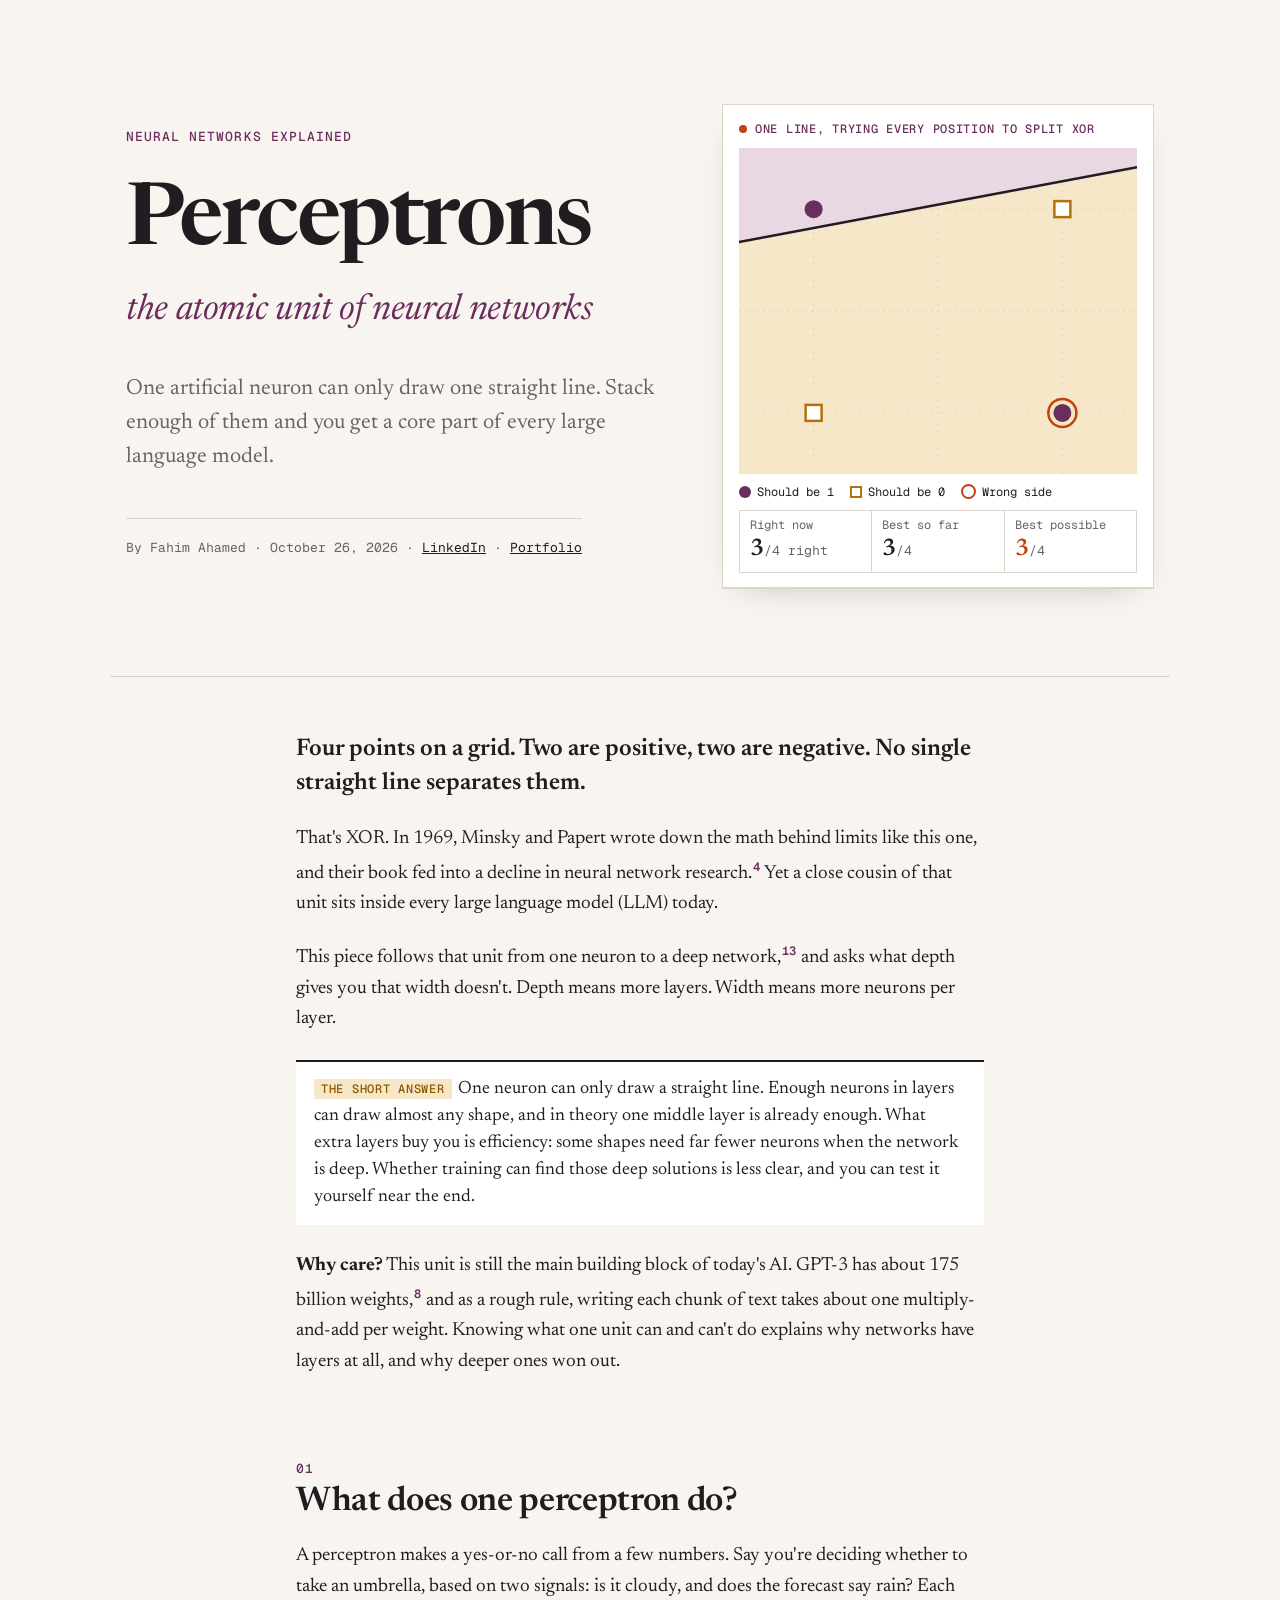
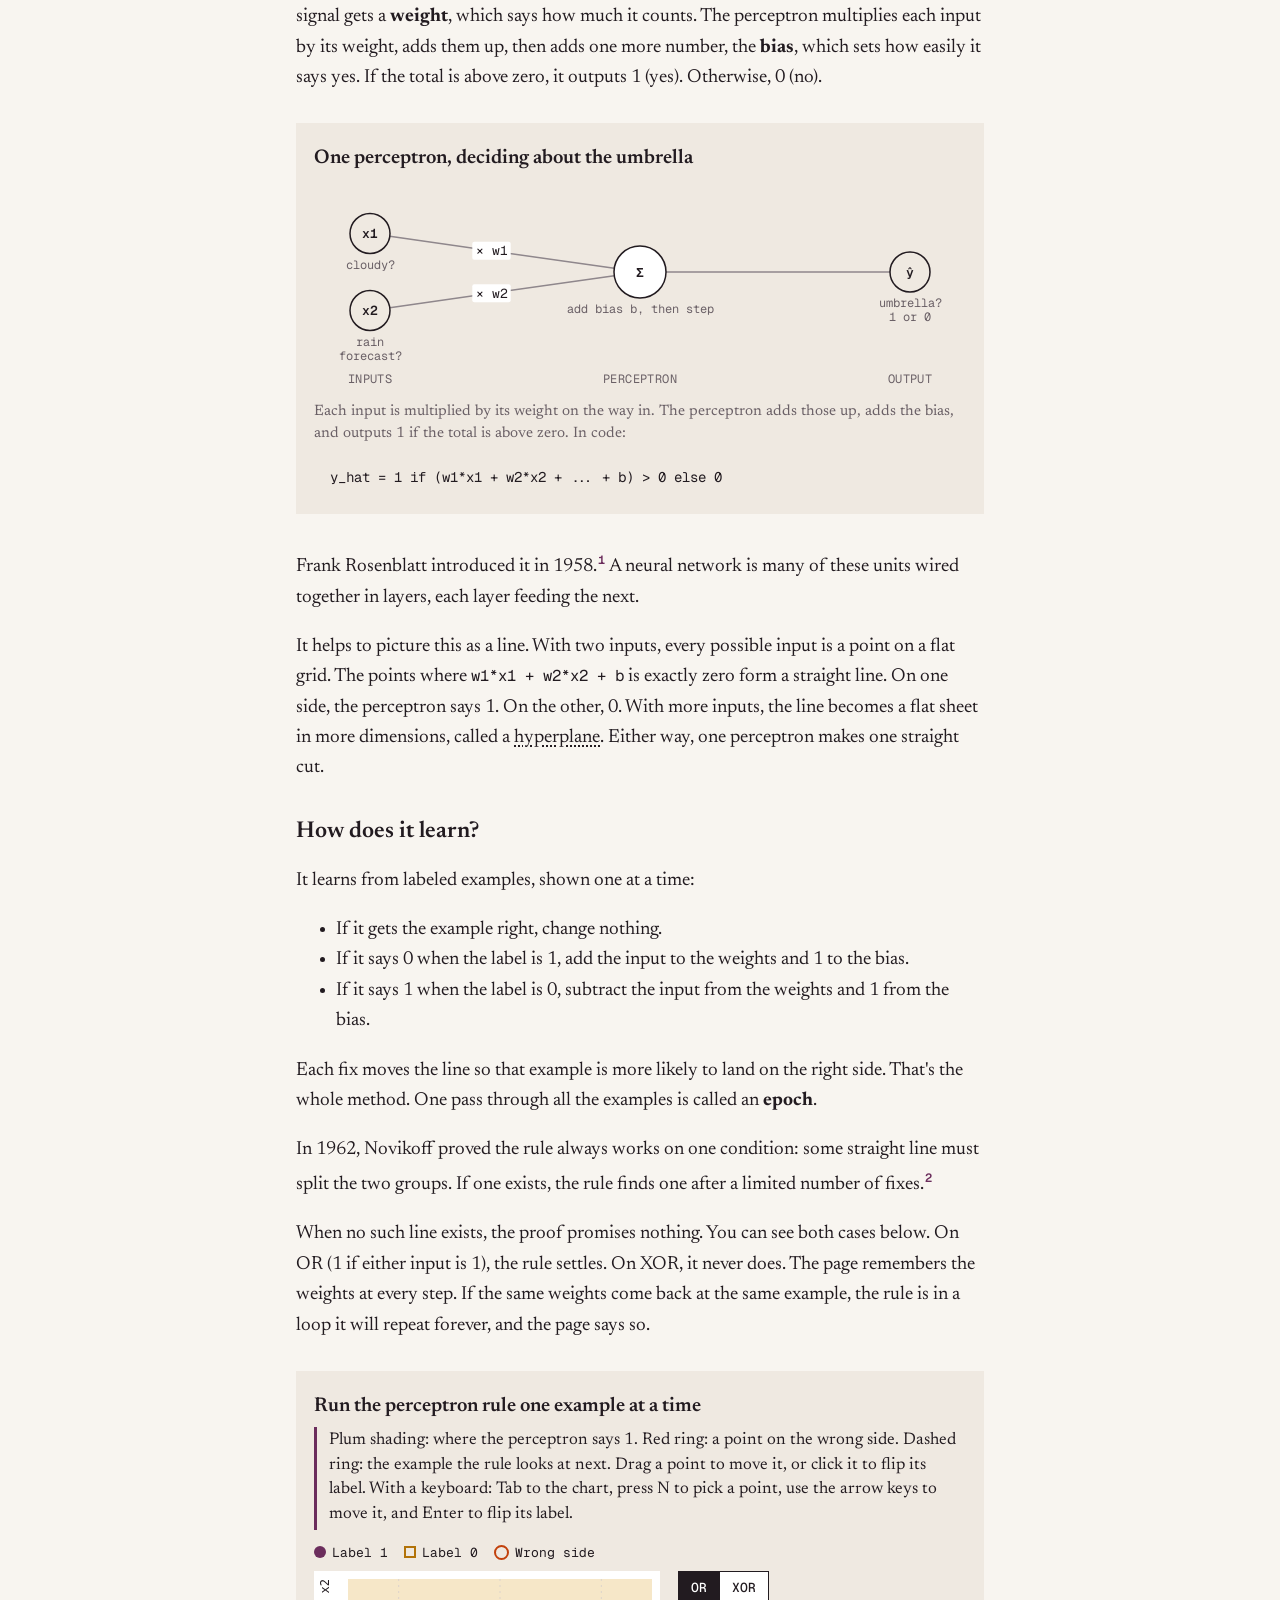
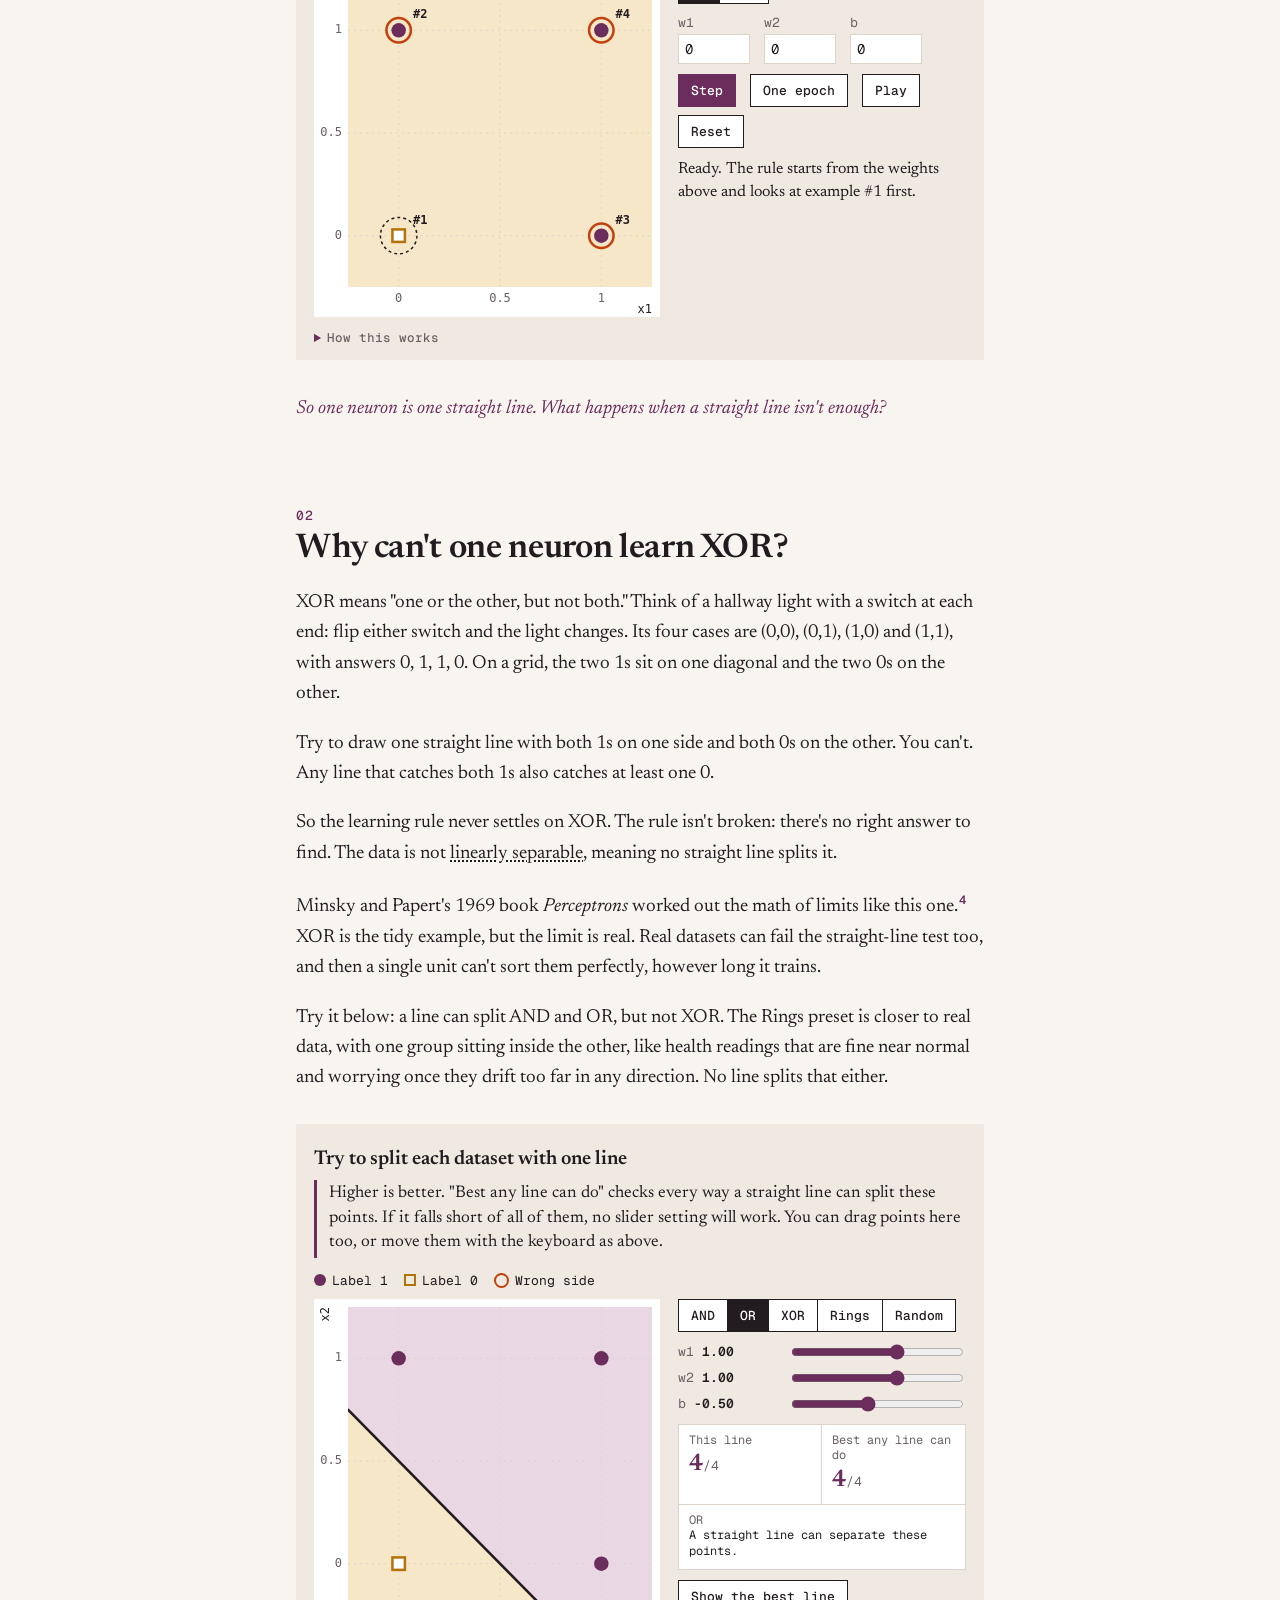
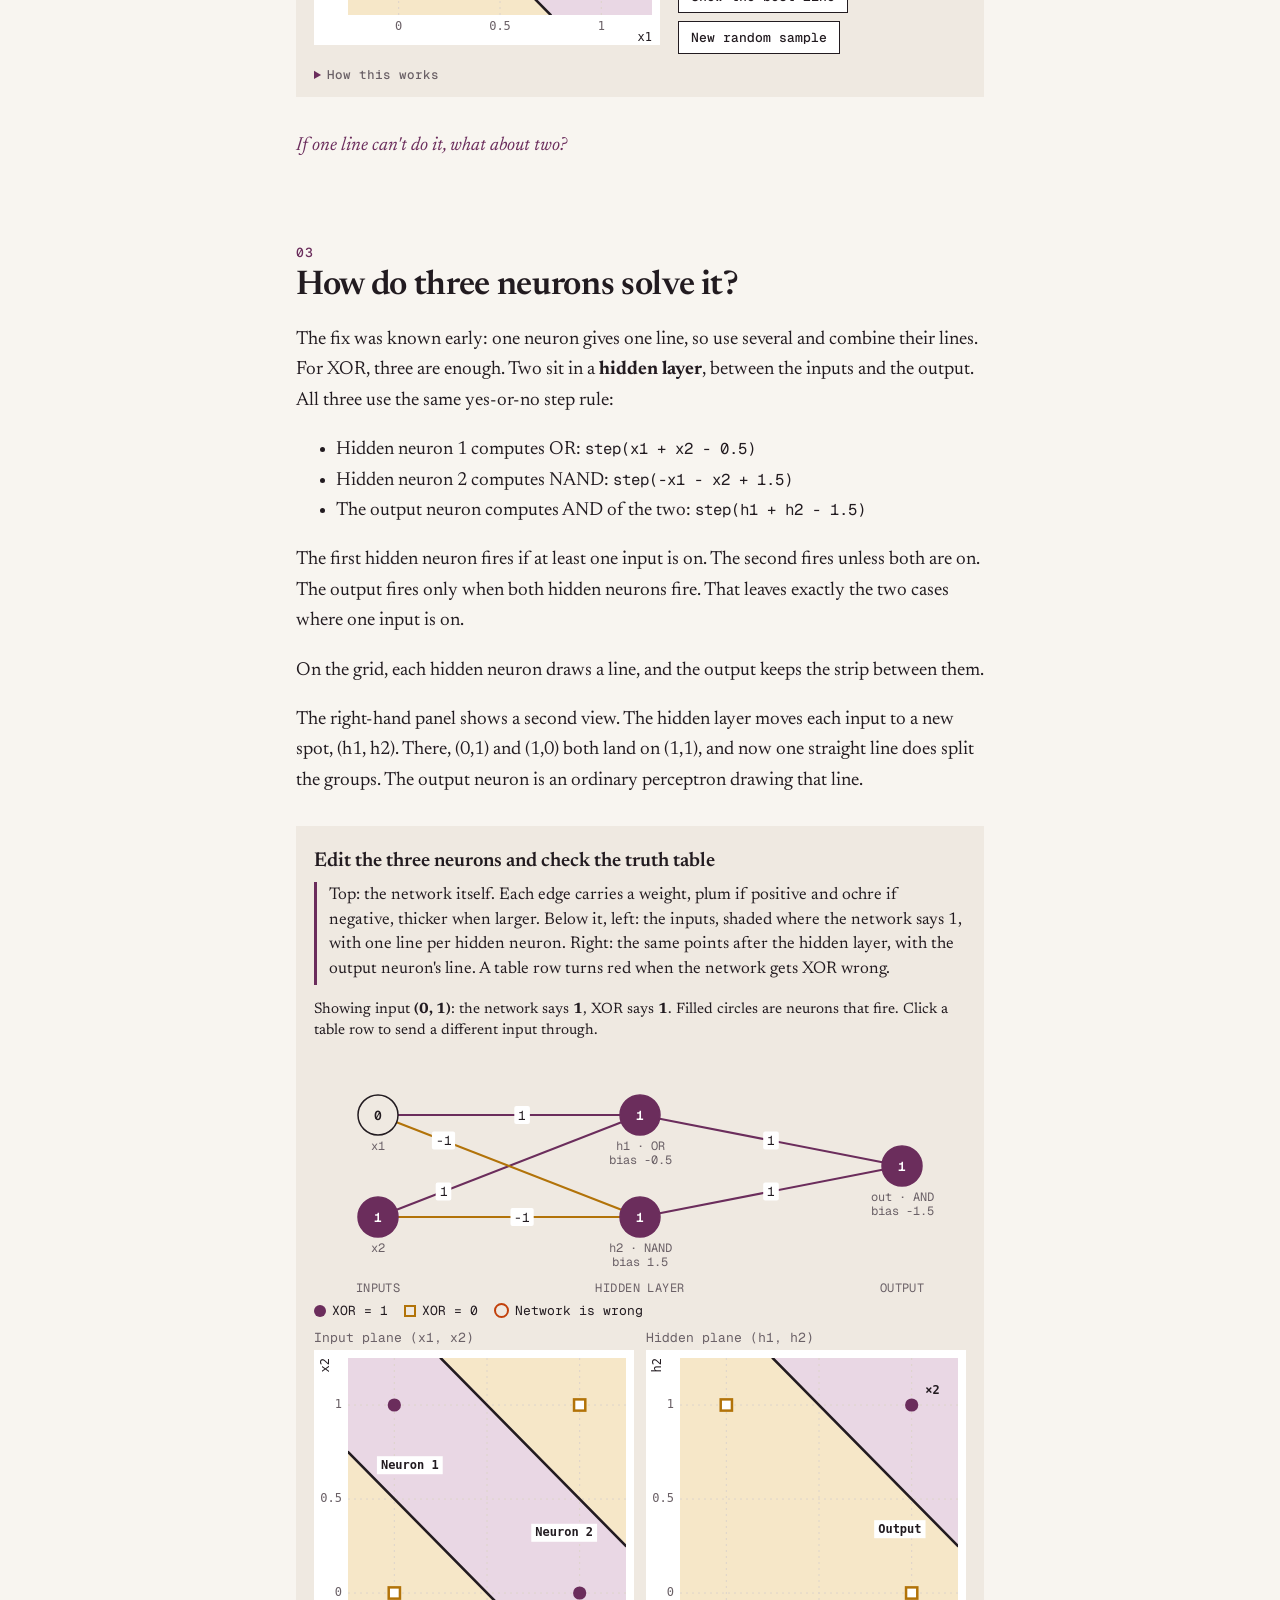
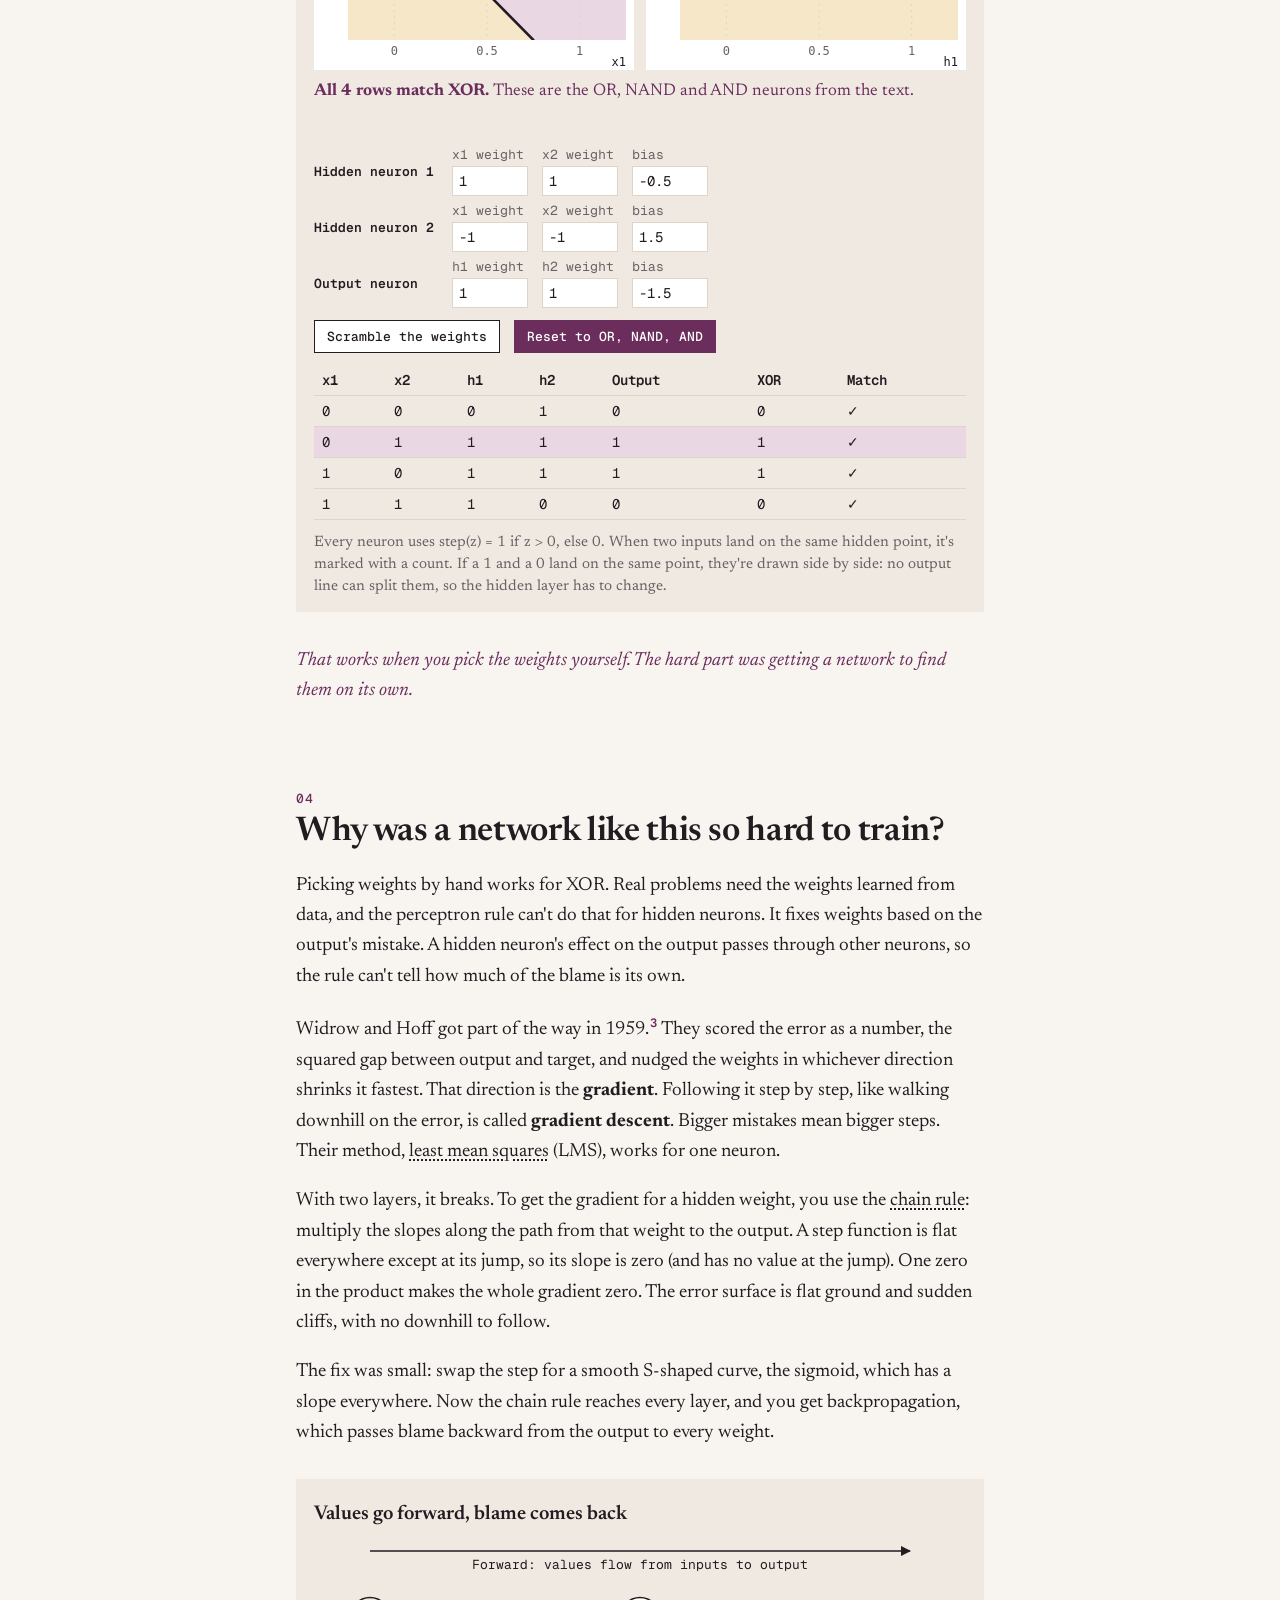
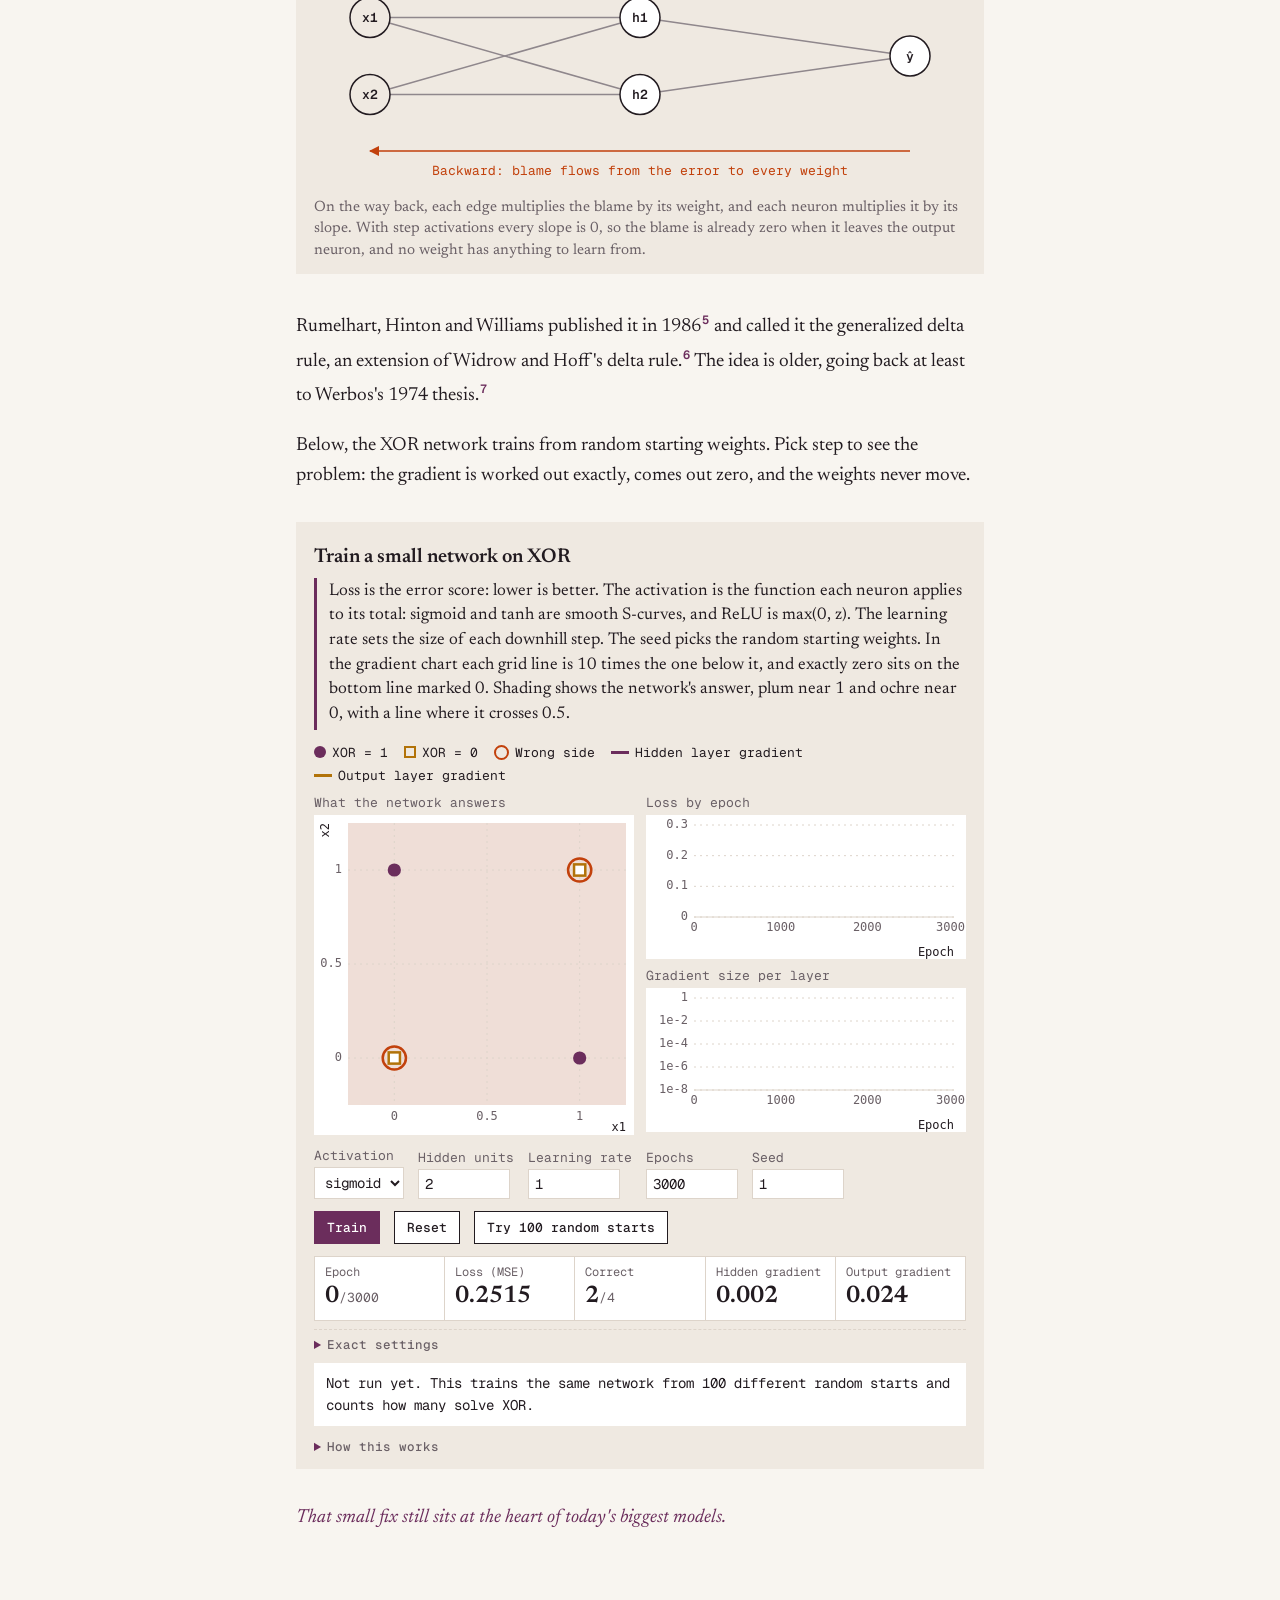
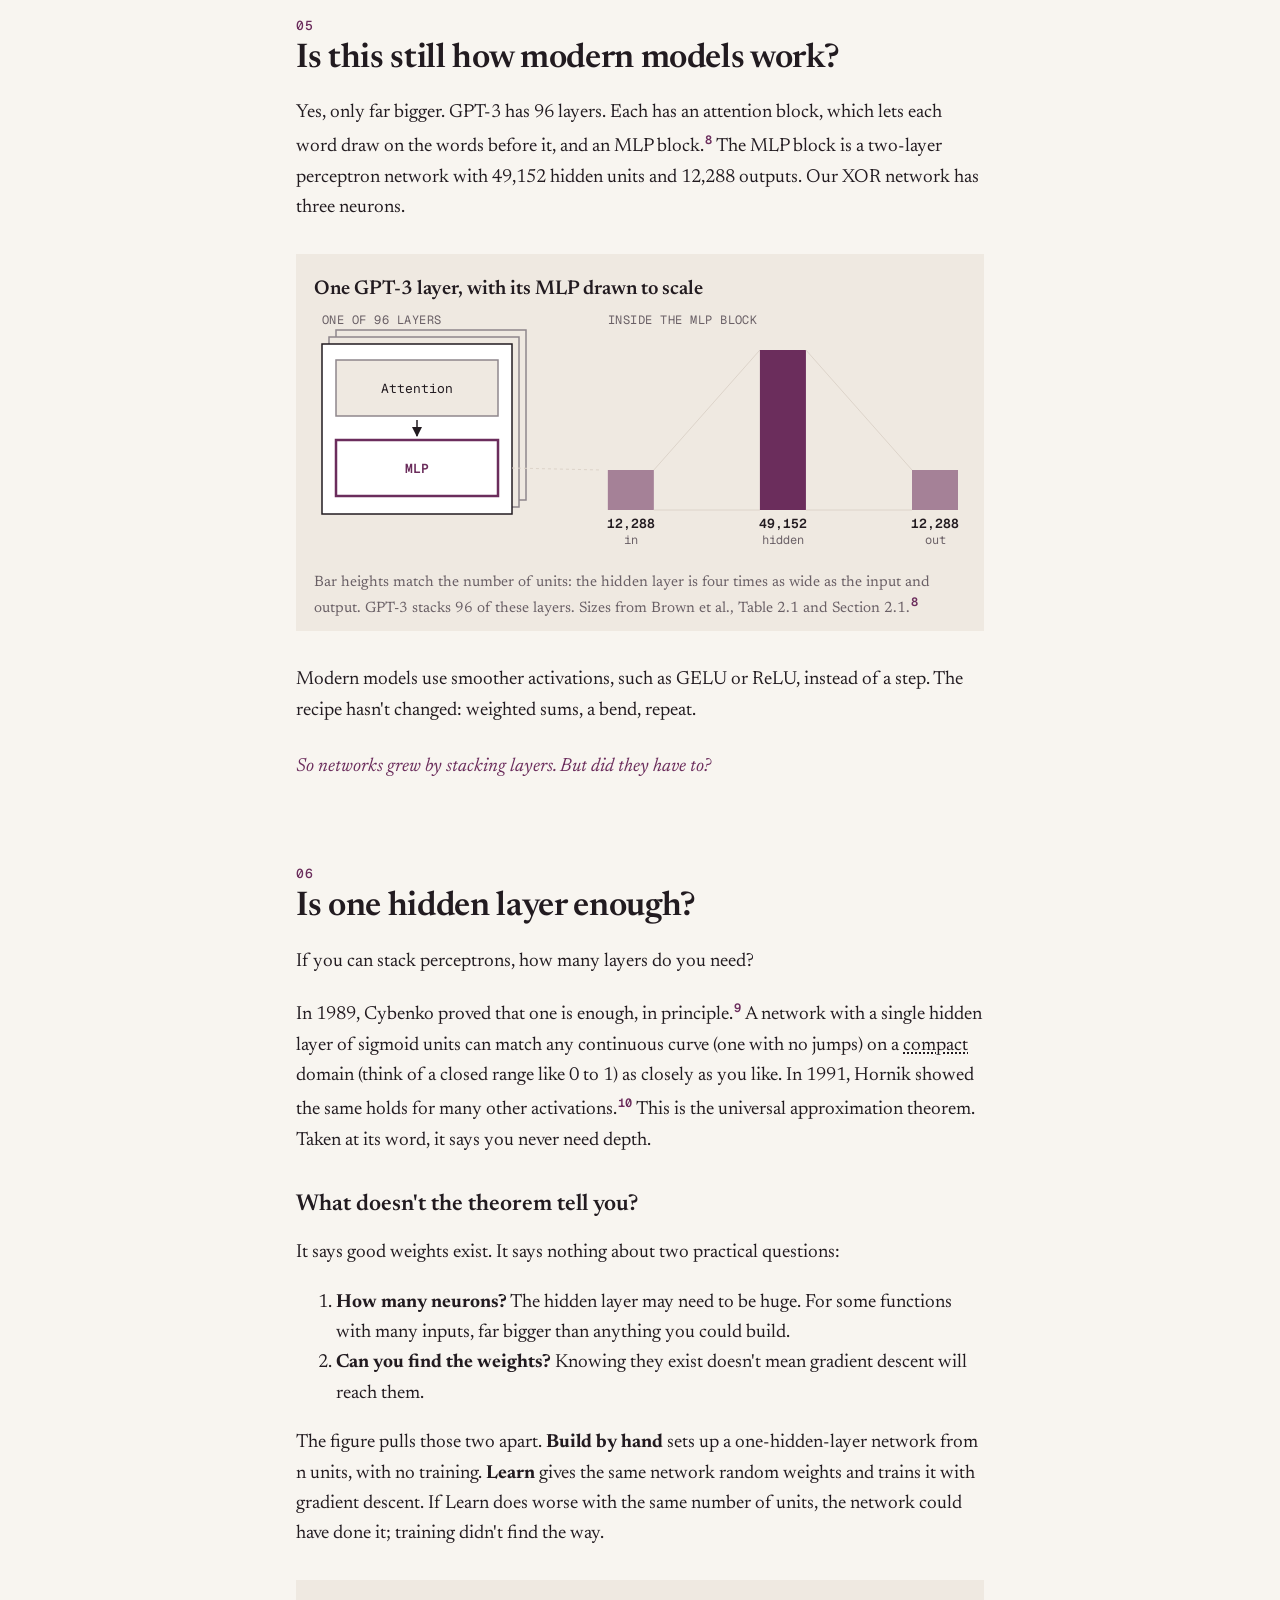
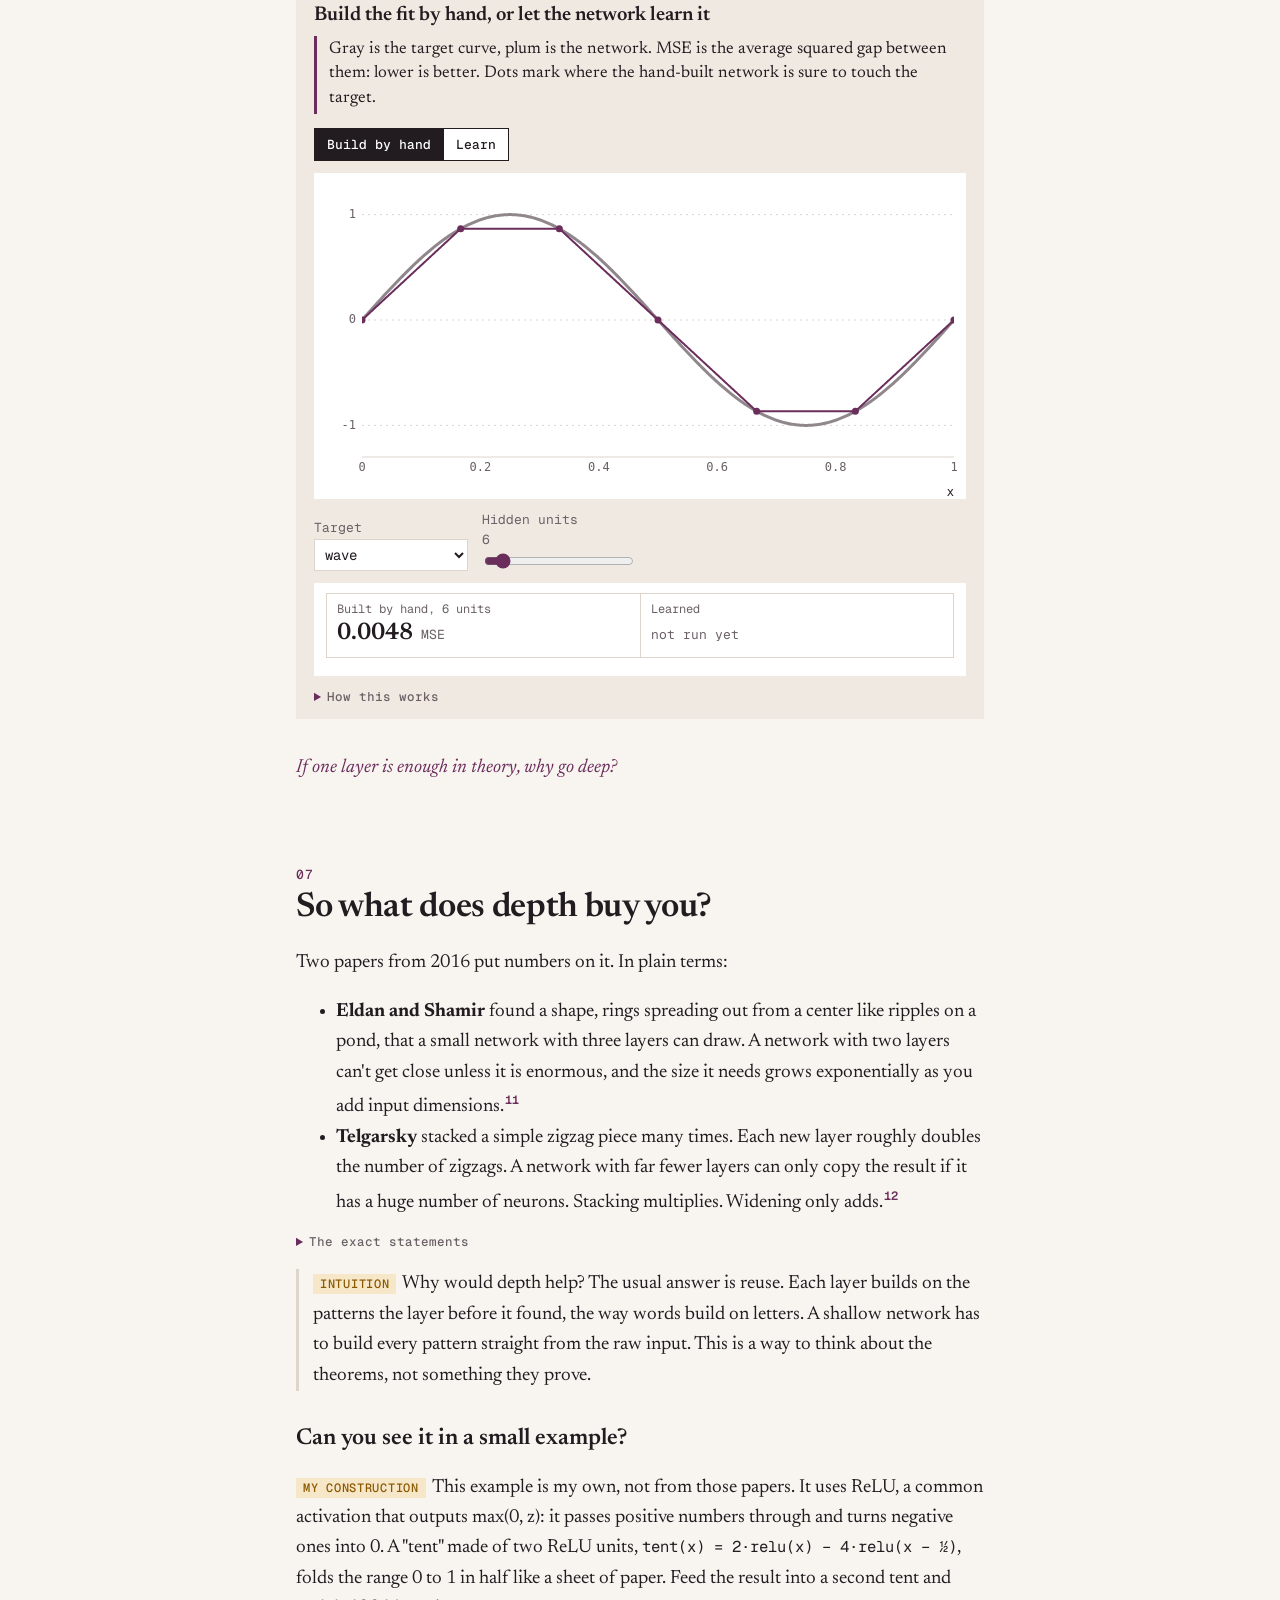
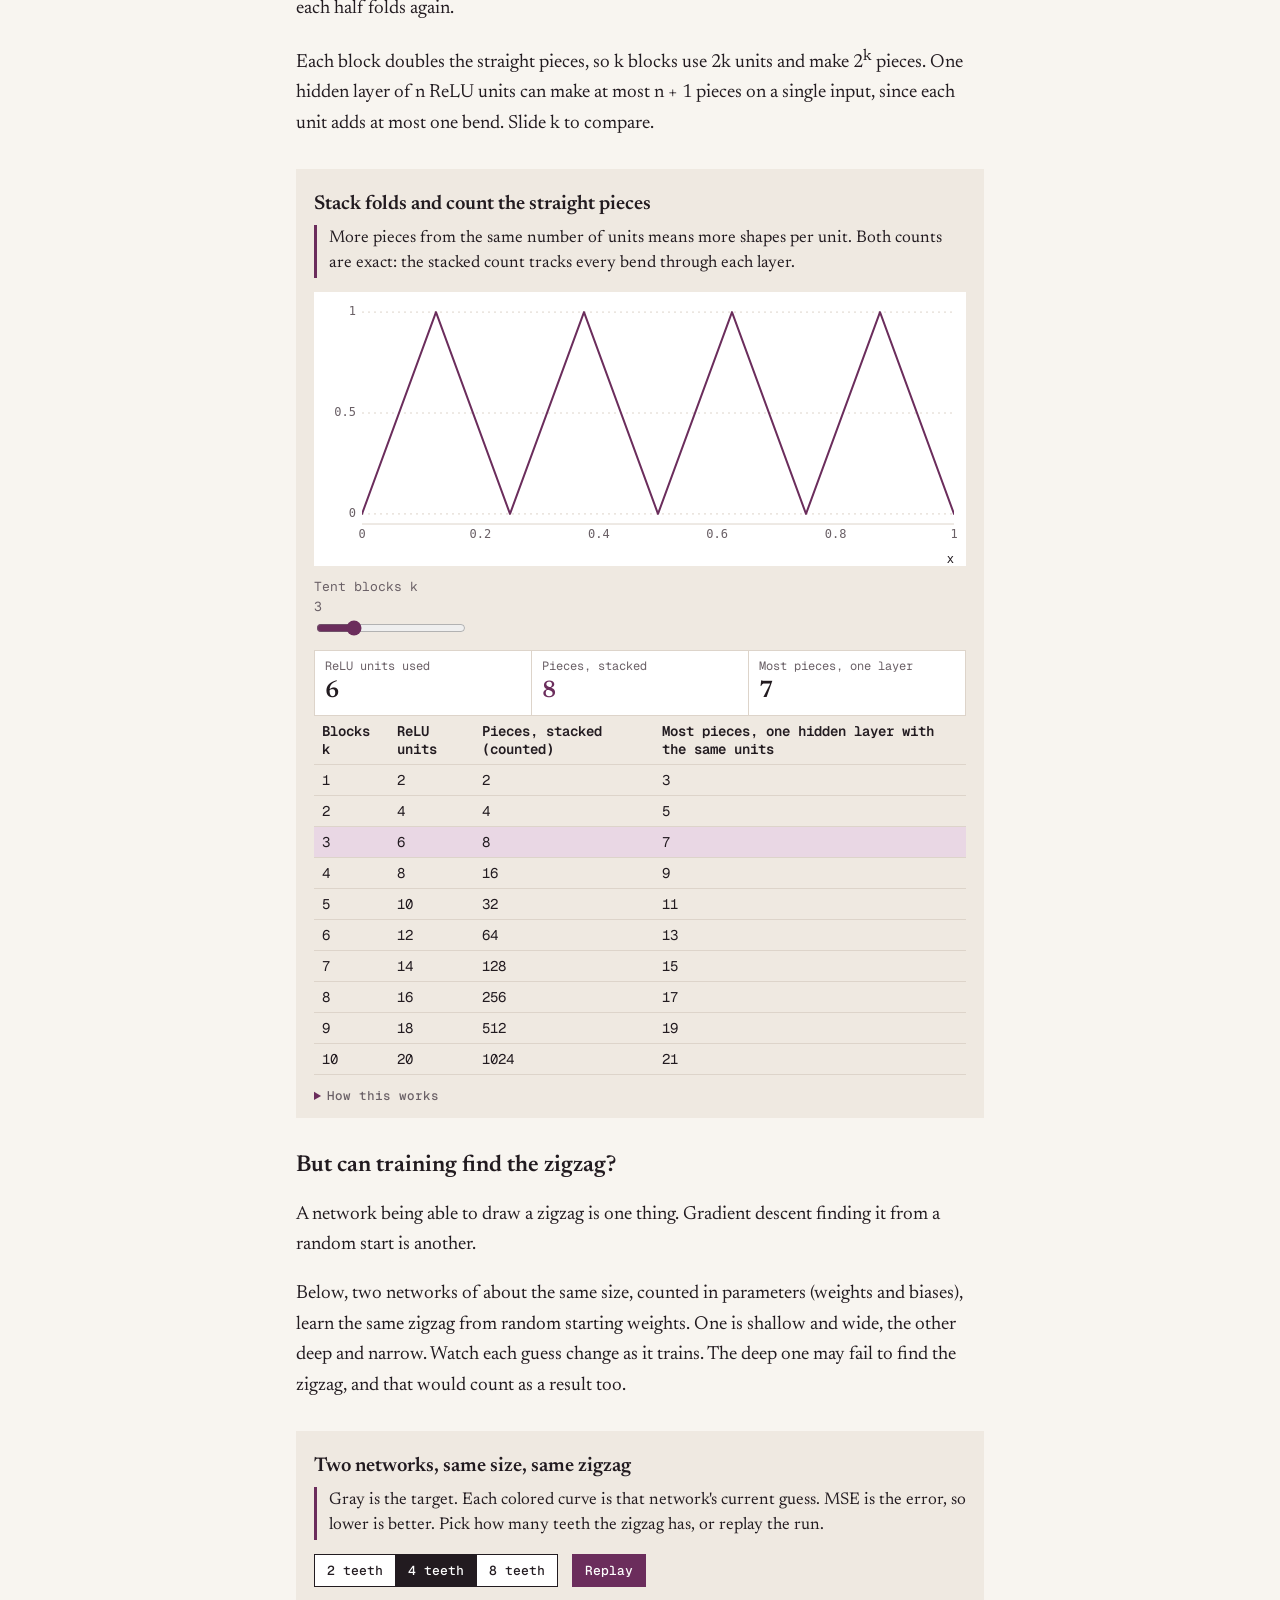
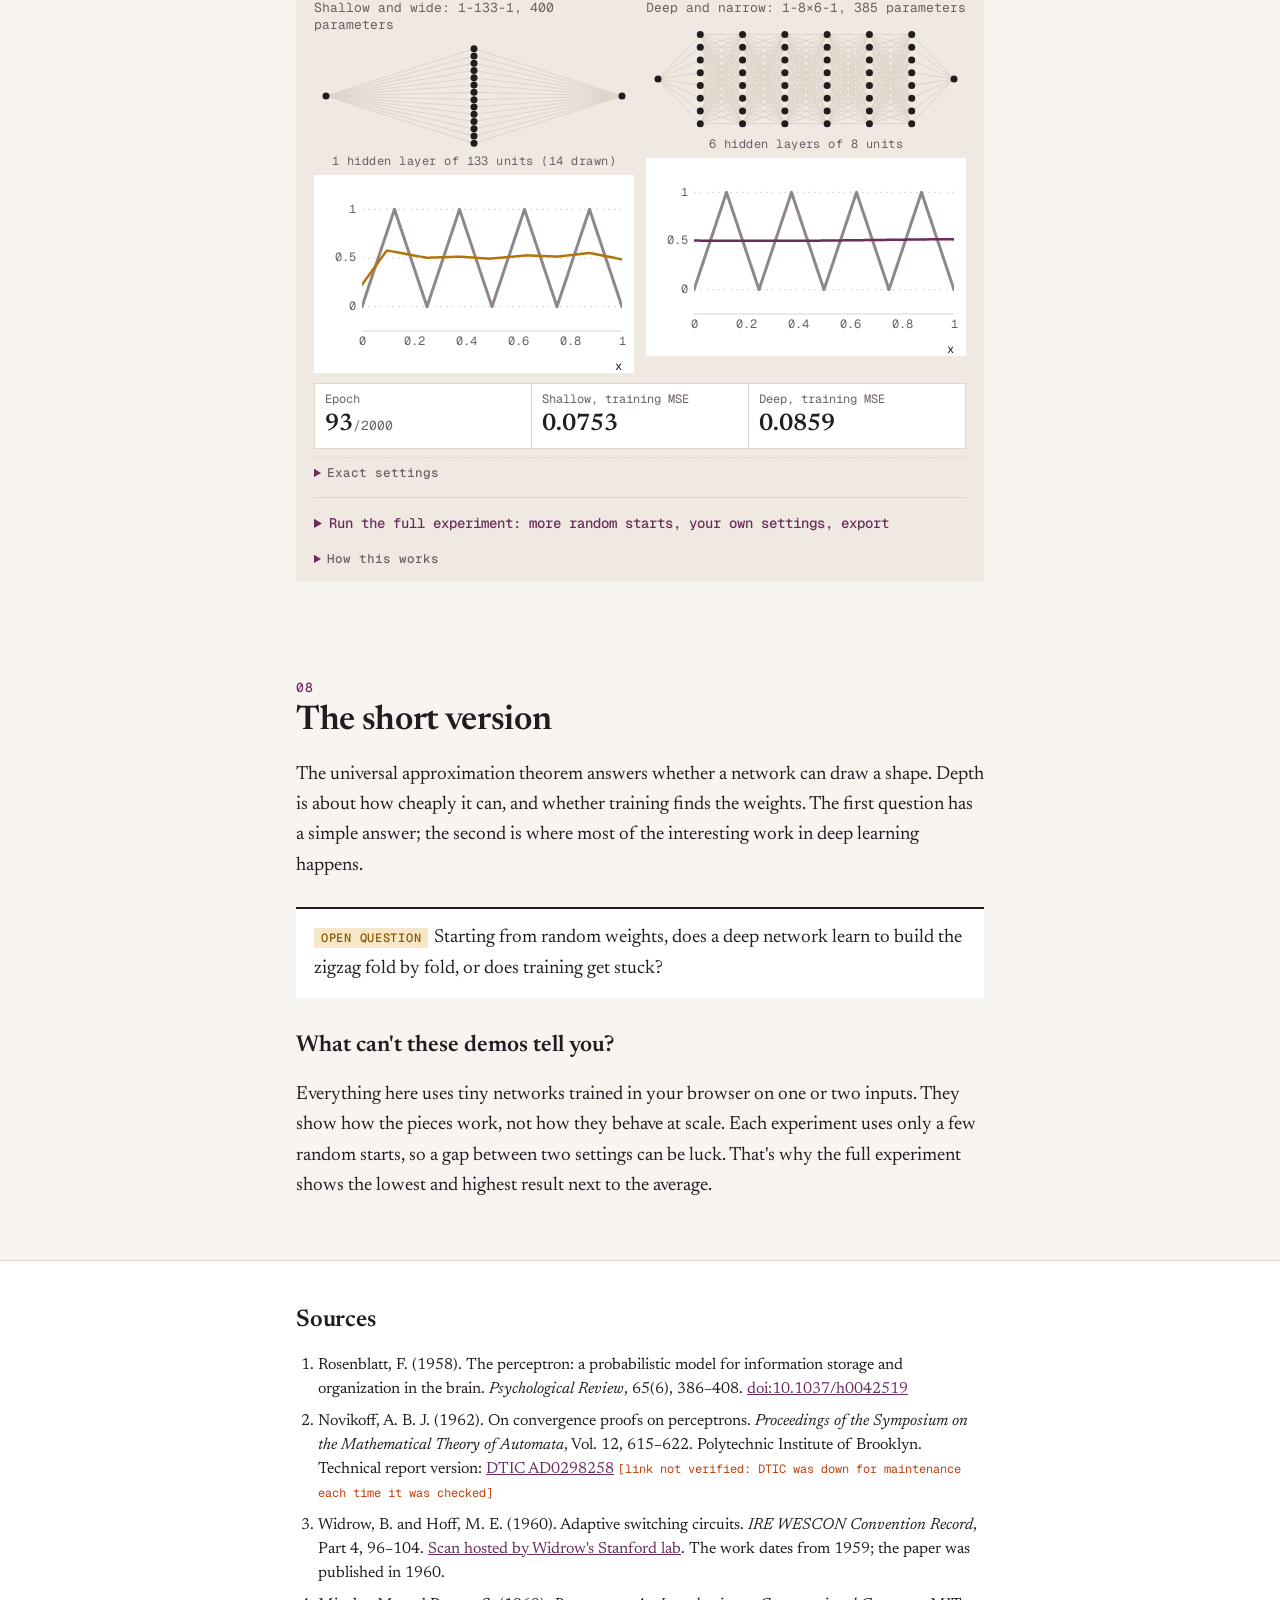
<file: index.html>
<!doctype html>
<html lang="en">
<head>
<meta charset="utf-8">
<meta name="viewport" content="width=device-width, initial-scale=1">
<title>Perceptrons, the Atomic Unit of Neural Networks</title>
<meta name="description" content="An interactive walk from one perceptron to a deep network: the learning rule, XOR, backpropagation, universal approximation, and what depth buys.">
<meta name="author" content="Fahim Ahamed">
<!-- Share preview. build.js swaps https://f-a-tonmoy.github.io/nn-explainer/ for SITE_URL; LinkedIn needs the image as a full URL. Date also appears in the byline. -->
<meta property="og:type" content="article">
<meta property="og:title" content="Perceptrons, the Atomic Unit of Neural Networks">
<meta property="og:description" content="From one perceptron to a deep network, and why stacking layers matters. An interactive explainer.">
<meta property="og:url" content="https://f-a-tonmoy.github.io/nn-explainer/">
<meta property="og:image" content="https://f-a-tonmoy.github.io/nn-explainer/og.png">
<meta property="og:image:width" content="1200">
<meta property="og:image:height" content="630">
<meta property="og:image:alt" content="The title Perceptrons beside a drawing of a small neural network: two inputs, three hidden neurons, one output">
<meta property="article:published_time" content="2026-10-26">
<meta property="article:author" content="https://www.linkedin.com/in/f-a-tonmoy/">
<meta name="twitter:card" content="summary_large_image">
<meta name="twitter:title" content="Perceptrons, the Atomic Unit of Neural Networks">
<meta name="twitter:description" content="From one perceptron to a deep network, and why stacking layers matters. An interactive explainer.">
<meta name="twitter:image" content="https://f-a-tonmoy.github.io/nn-explainer/og.png">
<link rel="icon" href="data:image/svg+xml,%3Csvg xmlns='http://www.w3.org/2000/svg' viewBox='0 0 64 64'%3E%3Crect width='64' height='64' fill='%23000'/%3E%3Ctext x='32' y='43' font-family='Georgia,serif' font-size='30' font-weight='700' fill='%23fff' text-anchor='middle'%3EFA%3C/text%3E%3C/svg%3E">
<link rel="preconnect" href="https://fonts.googleapis.com">
<link rel="preconnect" href="https://fonts.gstatic.com" crossorigin>
<link href="https://fonts.googleapis.com/css2?family=Geist+Mono:wght@400;500;600&family=Newsreader:ital,opsz,wght@0,6..72,400;0,6..72,600;1,6..72,400&display=swap" rel="stylesheet">
<style>
:root {
  --paper: #f8f5f0;
  --band: #ffffff;
  --panel: #efe9e1;
  --ink: #221b20;
  --muted: #6a6066;
  --rule: #ddd4ca;
  --plum: #6b2d5c;
  --plum-tint: #e9d7e4;
  --ochre: #b27309;
  --ochre-text: #8a5800;
  --ochre-tint: #f6e7c8;
  --verm: #c2410c;
  --gray: #8f878c;
  --serif: 'Newsreader', Georgia, serif;
  --mono: 'Geist Mono', ui-monospace, Menlo, Consolas, monospace;
  --col: 720px;
}
* { box-sizing: border-box; }
html { scroll-behavior: smooth; }
@media (prefers-reduced-motion: reduce) { html { scroll-behavior: auto; } }
body { margin: 0; background: var(--paper); color: var(--ink); font: 400 19px/1.6 var(--serif); -webkit-text-size-adjust: 100%; }
a { color: var(--plum); }
a.term { color: inherit; text-decoration: underline dotted 1.5px; text-underline-offset: 3px; }
a.term:hover { text-decoration-style: solid; }
sup a { font: 600 12px var(--mono); text-decoration: none; padding: 0 1px; }
code, .mono { font-family: var(--mono); font-size: 0.82em; }
pre { background: var(--panel); padding: 14px 16px; overflow-x: auto; font: 14px/1.5 var(--mono); }

/* ---------- opener: title beside a live XOR sweep ---------- */
.intro { max-width: 1060px; margin: 0 auto; padding: 104px 16px 88px; display: grid; grid-template-columns: 1.25fr 1fr; gap: 56px; align-items: center; border-bottom: 1px solid var(--rule); }
@media (max-width: 860px) { .intro { grid-template-columns: 1fr; gap: 40px; padding: 56px 16px 48px; } }
.hero { margin: 0; padding: 16px 16px 14px; background: var(--band); border: 1px solid var(--rule); box-shadow: 0 1px 0 var(--rule), 0 12px 32px -20px rgba(34, 27, 32, .35); }
.hero canvas { background: none; }
.hero-cap { font: 500 12px/1.4 var(--mono); letter-spacing: 0.06em; text-transform: uppercase; color: var(--plum); margin: 0 0 10px; display: flex; align-items: center; gap: 8px; }
.live { width: 8px; height: 8px; border-radius: 50%; background: var(--verm); flex: none; animation: live 1.6s ease-in-out infinite; }
@keyframes live { 50% { opacity: 0.25; } }
@media (prefers-reduced-motion: reduce) { .live { animation: none; } }
.hero .key { margin: 10px 0 0; font-size: 12px; }
.hero-cells { grid-template-columns: repeat(3, 1fr); }
.hero-cells .cell { padding: 7px 10px 8px; }
.hero-cells .v { font-size: 22px; }
.eyebrow { font: 500 13px/1.4 var(--mono); letter-spacing: 0.08em; text-transform: uppercase; color: var(--plum); margin: 0 0 34px; }
h1 { font: 600 clamp(38px, 5.4vw, 60px)/1.02 var(--serif); letter-spacing: -0.02em; margin: 0 0 22px; text-wrap: balance; }
/* one big word, then the subtitle on its own line, instead of "Title: Subtitle" */
h1 { font-size: clamp(52px, 7.6vw, 86px); line-height: 1; letter-spacing: -0.03em; margin-bottom: 40px; }
h1 em { display: block; font-style: italic; font-weight: 400; color: var(--plum); font-size: 0.42em; line-height: 1.2; letter-spacing: -0.01em; margin-top: 22px; }
.deck { font-size: 22px; line-height: 1.55; color: var(--muted); margin: 0 0 44px; max-width: 30em; text-wrap: pretty; }
.byline { font: 13px var(--mono); color: var(--muted); margin: 0; padding-top: 20px; border-top: 1px solid var(--rule); display: inline-block; }
.byline a { color: var(--ink); }

/* ---------- body ---------- */
main { max-width: var(--col); margin: 0 auto; padding: 8px 16px 40px; }
.lede { font-weight: 600; font-size: 24px; line-height: 1.4; margin-top: 48px; }
section { padding-top: 40px; }
.kicker { font: 500 13px var(--mono); letter-spacing: 0.08em; color: var(--plum); margin: 24px 0 6px; }
h2 { font: 600 34px/1.15 var(--serif); margin: 0 0 18px; letter-spacing: -0.01em; }
h3 { font: 600 23px/1.25 var(--serif); margin: 34px 0 8px; }
.label-tag { font: 500 12px var(--mono); text-transform: uppercase; letter-spacing: 0.06em; background: var(--ochre-tint); color: var(--ochre-text); padding: 2px 7px; margin-right: 6px; white-space: nowrap; }
table { border-collapse: collapse; font: 14px var(--mono); width: 100%; }
th, td { padding: 6px 8px; border-bottom: 1px solid var(--rule); text-align: left; }
th { font-weight: 600; }
.table-wrap { overflow-x: auto; }

/* ---------- section nav ---------- */
.nav { position: fixed; top: 50%; transform: translateY(-50%); left: calc(50% + var(--col) / 2 + 28px); z-index: 5; list-style: none; margin: 0; padding: 0; }
.nav a { display: flex; align-items: center; gap: 10px; font: 13px var(--mono); color: var(--muted); text-decoration: none; padding: 5px 0; }
.nav .num { width: 22px; }
.nav .txt { opacity: 0; transform: translateX(-4px); transition: opacity .15s, transform .15s; white-space: nowrap; }
.nav a:hover .txt, .nav a.active .txt { opacity: 1; transform: none; }
.nav a.active { color: var(--plum); font-weight: 600; }
.nav { transition: opacity .2s; }
.to-top { position: fixed; right: 16px; bottom: 16px; z-index: 6; background: var(--band); box-shadow: 0 1px 4px rgba(0,0,0,.12); transition: opacity .2s; }
.to-top.away { opacity: 0; pointer-events: none; }
.nav.away { opacity: 0; pointer-events: none; }
@media (max-width: 1120px) { .nav { display: none; } }

/* ---------- figures ---------- */
figure { margin: 30px 0 34px; background: var(--panel); padding: 18px 18px 14px; }
.fig-title { font: 600 20px/1.3 var(--serif); margin: 4px 0 8px; }
.howto { font-size: 17px; line-height: 1.45; border-left: 3px solid var(--plum); padding: 2px 0 2px 12px; margin: 0 0 14px; }
.key { display: flex; flex-wrap: wrap; gap: 6px 16px; font: 13px var(--mono); color: var(--ink); margin: 0 0 10px; }
.key span { display: inline-flex; align-items: center; gap: 6px; }
.sw { display: inline-block; width: 12px; height: 12px; }
.sw.c1 { background: var(--plum); border-radius: 50%; }
.sw.c0 { border: 2.5px solid var(--ochre); }
.sw.mis { border: 2.5px solid var(--verm); border-radius: 50%; width: 15px; height: 15px; }
.sw.line { height: 3px; width: 18px; }
figcaption { font-size: 15px; line-height: 1.45; color: var(--muted); margin-top: 12px; }
canvas { display: block; width: 100%; background: var(--band); touch-action: pan-y; }
canvas:focus-visible { outline: 2px solid var(--verm); outline-offset: 2px; }
.sr-only { position: absolute; width: 1px; height: 1px; padding: 0; margin: -1px; overflow: hidden; clip: rect(0 0 0 0); white-space: nowrap; border: 0; }
.two { display: grid; grid-template-columns: 1fr 1fr; gap: 12px; }
.two > div > .sub { font: 13px var(--mono); color: var(--muted); margin: 0 0 4px; }
@media (max-width: 560px) { .two { grid-template-columns: 1fr; } }

.controls { display: flex; flex-wrap: wrap; gap: 8px 14px; align-items: end; margin: 12px 0; font: 13px var(--mono); }
.controls label { display: flex; flex-direction: column; gap: 3px; color: var(--muted); }
.controls input[type=number], .controls select { font: 14px var(--mono); padding: 5px 6px; border: 1px solid var(--rule); background: var(--band); color: var(--ink); width: 92px; border-radius: 0; }
.controls select { width: auto; }
.controls input[type=range] { width: 150px; accent-color: var(--plum); }
button { font: 500 13px var(--mono); padding: 7px 12px; border: 1px solid var(--ink); background: var(--band); color: var(--ink); cursor: pointer; border-radius: 0;
  transition: background-color 150ms ease, color 150ms ease, transform 120ms cubic-bezier(0.23, 1, 0.32, 1); }
button:active:not(:disabled) { transform: scale(0.97); }
button.primary { background: var(--plum); border-color: var(--plum); color: #fff; }
@media (hover: hover) and (pointer: fine) {
  button:hover:not(:disabled) { background: var(--plum-tint); }
  button.primary:hover:not(:disabled) { background: #57234a; }
}
button[aria-pressed=true] { background: var(--ink); color: #fff; }
button:disabled { opacity: 0.45; cursor: default; }
button:focus-visible, input:focus-visible, select:focus-visible, a:focus-visible { outline: 2px solid var(--verm); outline-offset: 2px; }
.group { display: flex; gap: 0; }
.group button + button { border-left: 0; }

/* plot on the left, everything you touch on the right */
.stage { display: grid; grid-template-columns: minmax(0, 1.2fr) minmax(0, 1fr); gap: 18px; align-items: start; }
.side { display: flex; flex-direction: column; gap: 10px; }
.side .controls { margin: 0; }
.side .controls input[type=number] { width: 72px; }
.side .status { margin: 0; font-size: 16px; }
.side .log { max-height: 13em; }
.neuron-rows .controls { margin: 6px 0; }
.row-name { font: 600 13px var(--mono); color: var(--ink); width: 9.5em; align-self: center; }
.neuron-rows input[type=number] { width: 76px; }
.status.solved { color: var(--plum); }
.controls.stack { flex-direction: column; align-items: stretch; gap: 6px; }
.controls.stack label { flex-direction: row; justify-content: space-between; align-items: center; gap: 10px; }
.controls.stack label b { color: var(--ink); font-weight: 600; display: inline-block; min-width: 3.5em; }
.controls.stack input[type=range] { width: 60%; }
@media (max-width: 640px) { .stage { grid-template-columns: 1fr; } }

/* borders on the cells, not gaps on a filled grid, so an odd last row leaves no gray block */
.cells { display: grid; grid-template-columns: repeat(auto-fit, minmax(118px, 1fr)); border-top: 1px solid var(--rule); border-left: 1px solid var(--rule); margin-top: 10px; }
.side .cells { margin-top: 0; }
.cell { background: var(--band); padding: 8px 10px 9px; border-right: 1px solid var(--rule); border-bottom: 1px solid var(--rule); }
.cell .k { font: 12px/1.3 var(--mono); color: var(--muted); }
.cell .v { font: 600 24px/1.2 var(--serif); margin-top: 2px; font-variant-numeric: tabular-nums; }
.cell .v small { font: 13px var(--mono); color: var(--muted); font-weight: 400; }
.cell.bad .v { color: var(--verm); }
.cell.good .v { color: var(--plum); }

.seedgrid { display: grid; grid-template-columns: repeat(20, 1fr); gap: 3px; margin-top: 8px; max-width: 520px; }
.seedgrid:empty { display: none; }
.seedgrid button { padding: 0; aspect-ratio: 1; border: 1.5px solid var(--ochre); background: var(--band); min-width: 0; }
.seedgrid button.ok { background: var(--plum); border-color: var(--plum); }
.seedgrid button.cur { outline: 2px solid var(--ink); outline-offset: 1px; }
.readout { font: 14px/1.55 var(--mono); background: var(--band); padding: 10px 12px; margin-top: 10px; }
.readout b { font-weight: 600; }
.readout .bad { color: var(--verm); }
.status { font-size: 17px; line-height: 1.45; margin-top: 10px; min-height: 2.9em; }
.status.cycle { color: var(--verm); }
.status:empty { min-height: 0; margin: 0; }
.log { font: 12.5px/1.5 var(--mono); color: var(--muted); margin: 8px 0 0; padding: 0; list-style: none; max-height: 9.5em; overflow: auto; }
.settings { font: 12.5px/1.55 var(--mono); color: var(--muted); border-top: 1px dashed var(--rule); margin-top: 8px; padding-top: 6px; }
.big { font: 600 26px var(--serif); color: var(--ink); }
.progress { height: 6px; background: var(--rule); margin-top: 10px; }
.progress > div { height: 100%; width: 0; background: var(--plum); }
tr.bad td { color: var(--verm); }
tr.current td { background: var(--plum-tint); }

/* node-and-edge diagrams, drawn at the container's real width so text stays readable */
.net-wrap { width: 100%; margin: 6px 0 4px; }
.net { display: block; font-family: var(--mono); overflow: visible; }
.net text { font-size: 13px; fill: var(--ink); }
.net .sub { font-size: 12px; fill: var(--muted); }
.net .title { font-size: 12px; fill: var(--muted); letter-spacing: 0.04em; }
.net .edge { stroke: var(--gray); stroke-width: 1.5; fill: none; }
.net .edge.pos { stroke: var(--plum); }
.net .edge.neg { stroke: var(--ochre); }
.net .edge.faint { stroke: var(--rule); stroke-width: 1; }
.net .node { fill: var(--band); stroke: var(--ink); stroke-width: 1.5; }
.net .node.input { fill: var(--panel); }
.net .node.on { fill: var(--plum); stroke: var(--plum); }
.net .node.dot { fill: var(--ink); stroke: none; }
.net .node.on + text { fill: #fff; }
.net .lblbg { fill: var(--band); }
.net .box { fill: var(--band); stroke: var(--ink); stroke-width: 1.5; }
.net .box.ghost { fill: var(--panel); stroke: var(--gray); }
.net .bar { fill: var(--plum); }
.net .arrow { stroke: var(--ink); stroke-width: 1.5; fill: none; }
.net .arrow.back { stroke: var(--verm); }
.net .ahead { fill: var(--ink); }
.net .ahead.back { fill: var(--verm); }
.net .backtext { fill: var(--verm); }
figure.diagram { padding-bottom: 12px; }
table.pick tbody tr { cursor: pointer; }
/* fine print and exact settings: one click away, so beginners aren't stopped by them */
details.fine > summary, details.settings > summary { cursor: pointer; font: 500 12.5px var(--mono); color: var(--muted); width: fit-content; }
details.fine > summary::marker, details.settings > summary::marker { color: var(--plum); }
details.fine[open] > summary, details.settings[open] > summary { margin-bottom: 6px; color: var(--ink); }
details.settings { font: 12.5px/1.55 var(--mono); color: var(--muted); margin-top: 8px; }
.aside-fine { margin: -4px 0 16px; font-size: 16px; line-height: 1.5; }
.aside-fine p { margin: 6px 0; }
.short-answer { margin: 24px 0 22px; font-size: 18px; line-height: 1.5; }
.bridge { font-style: italic; color: var(--plum); margin-top: 26px; }
details.advanced { margin-top: 16px; border-top: 1px solid var(--rule); padding-top: 10px; }
details.advanced > summary { cursor: pointer; font: 500 14px var(--mono); color: var(--plum); padding: 6px 0; list-style-position: inside; }
@media (hover: hover) and (pointer: fine) { details.advanced > summary:hover { text-decoration: underline; } }
.found { border: 2px dashed var(--ochre); background: var(--band); padding: 14px 18px; margin: 28px 0; }
.found h3 { margin-top: 0; }
.found .empty { font: 14px var(--mono); color: var(--ochre-text); }
.aside { border-left: 3px solid var(--rule); padding-left: 14px; color: var(--ink); }
.open-q { background: var(--band); border-top: 2px solid var(--ink); padding: 14px 18px; margin: 26px 0; }

/* ---------- footer ---------- */
footer { border-top: 1px solid var(--rule); background: var(--band); }
.foot { max-width: var(--col); margin: 0 auto; padding: 28px 16px 60px; font-size: 16px; line-height: 1.5; }
.foot h2 { font-size: 24px; margin-top: 18px; }
.foot ol { padding-left: 22px; }
.foot li { margin-bottom: 8px; }
.noscript { font: 14px/1.5 var(--mono); background: var(--ochre-tint); color: var(--ochre-text); padding: 10px 14px; margin: 32px 0 0; }
.foot-rule { border: 0; border-top: 1px solid var(--rule); margin: 32px 0 18px; }
.repo { font: 14px/1.5 var(--mono); color: var(--muted); margin: 0; }
.repo a { color: var(--plum); }
.unverified { font: 12px var(--mono); color: var(--verm); }
.verified { font: 12px var(--mono); color: var(--muted); }

</style>
</head>
<body>

<header class="intro">
  <div>
    <p class="eyebrow">Neural networks explained</p>
    <h1>Perceptrons <em>the atomic unit of neural networks</em></h1>
    <p class="deck">One artificial neuron can only draw one straight line. Stack enough of them and you get a core part of every large language model.</p>
    <p class="byline">By Fahim Ahamed · <time datetime="2026-10-26">October 26, 2026</time> · <a href="https://www.linkedin.com/in/f-a-tonmoy/" target="_blank" rel="noopener">LinkedIn</a> · <a href="https://f-a-tonmoy.github.io/" target="_blank" rel="noopener">Portfolio</a></p>
  </div>
  <figure class="hero" id="fig-hero">
    <p class="hero-cap"><span class="live" aria-hidden="true"></span>One line, trying every position to split XOR</p>
    <canvas role="img" aria-label="A straight line sweeping across the four XOR points; it never classifies all four correctly"></canvas>
    <div class="key"><span><i class="sw c1"></i>Should be 1</span><span><i class="sw c0"></i>Should be 0</span><span><i class="sw mis"></i>Wrong side</span></div>
    <div class="cells hero-cells" aria-live="off"></div>
  </figure>
</header>

<ol class="nav" aria-label="Sections">
  <li><a href="#s1"><span class="num">01</span><span class="txt">One perceptron</span></a></li>
  <li><a href="#s2"><span class="num">02</span><span class="txt">Why XOR fails</span></a></li>
  <li><a href="#s3"><span class="num">03</span><span class="txt">Three neurons</span></a></li>
  <li><a href="#s4"><span class="num">04</span><span class="txt">Training it</span></a></li>
  <li><a href="#s5"><span class="num">05</span><span class="txt">Modern models</span></a></li>
  <li><a href="#s6"><span class="num">06</span><span class="txt">One hidden layer</span></a></li>
  <li><a href="#s7"><span class="num">07</span><span class="txt">What depth buys</span></a></li>
  <li><a href="#s8"><span class="num">08</span><span class="txt">The short version</span></a></li>
</ol>

<main>
<noscript><p class="noscript">The figures on this page need JavaScript. The text reads fine without it, but the charts, diagrams and experiments will stay blank.</p></noscript>
<p class="lede">Four points on a grid. Two are positive, two are negative. No single straight line separates them.</p>

<p>That's XOR. In 1969, Minsky and Papert wrote down the math behind limits like this one, and their book fed into a decline in neural network research.<sup><a href="#c4">4</a></sup> Yet a close cousin of that unit sits inside every large language model (LLM) today.</p>
<p>This piece follows that unit from one neuron to a deep network,<sup><a href="#c13">13</a></sup> and asks what depth gives you that width doesn't. Depth means more layers. Width means more neurons per layer.</p>

<div class="open-q short-answer"><span class="label-tag">The short answer</span>One neuron can only draw a straight line. Enough neurons in layers can draw almost any shape, and in theory one middle layer is already enough. What extra layers buy you is efficiency: some shapes need far fewer neurons when the network is deep. Whether training can find those deep solutions is less clear, and you can test it yourself near the end.</div>

<p><b>Why care?</b> This unit is still the main building block of today's AI. GPT-3 has about 175 billion weights,<sup><a href="#c8">8</a></sup> and as a rough rule, writing each chunk of text takes about one multiply-and-add per weight. Knowing what one unit can and can't do explains why networks have layers at all, and why deeper ones won out.</p>

<!-- ============================================================ -->
<section id="s1">
<p class="kicker">01</p>
<h2>What does one perceptron do?</h2>

<p>A perceptron makes a yes-or-no call from a few numbers. Say you're deciding whether to take an umbrella, based on two signals: is it cloudy, and does the forecast say rain? Each signal gets a <b>weight</b>, which says how much it counts. The perceptron multiplies each input by its weight, adds them up, then adds one more number, the <b>bias</b>, which sets how easily it says yes. If the total is above zero, it outputs 1 (yes). Otherwise, 0 (no).</p>
<figure class="diagram" id="dia-perceptron">
  <div class="fig-title">One perceptron, deciding about the umbrella</div>
  <div class="net-wrap" data-net="perceptron"></div>
  <figcaption>Each input is multiplied by its weight on the way in. The perceptron adds those up, adds the bias, and outputs 1 if the total is above zero. In code:</figcaption>
  <pre style="margin:8px 0 0">y_hat = 1 if (w1*x1 + w2*x2 + ... + b) > 0 else 0</pre>
</figure>
<p>Frank Rosenblatt introduced it in 1958.<sup><a href="#c1">1</a></sup> A neural network is many of these units wired together in layers, each layer feeding the next.</p>
<p>It helps to picture this as a line. With two inputs, every possible input is a point on a flat grid. The points where <code>w1*x1 + w2*x2 + b</code> is exactly zero form a straight line. On one side, the perceptron says 1. On the other, 0. With more inputs, the line becomes a flat sheet in more dimensions, called a <a class="term" href="https://en.wikipedia.org/wiki/Hyperplane" target="_blank" rel="noopener">hyperplane</a>. Either way, one perceptron makes one straight cut.</p>

<h3>How does it learn?</h3>
<p>It learns from labeled examples, shown one at a time:</p>
<ul>
  <li>If it gets the example right, change nothing.</li>
  <li>If it says 0 when the label is 1, add the input to the weights and 1 to the bias.</li>
  <li>If it says 1 when the label is 0, subtract the input from the weights and 1 from the bias.</li>
</ul>
<p>Each fix moves the line so that example is more likely to land on the right side. That's the whole method. One pass through all the examples is called an <b>epoch</b>.</p>
<p>In 1962, Novikoff proved the rule always works on one condition: some straight line must split the two groups. If one exists, the rule finds one after a limited number of fixes.<sup><a href="#c2">2</a></sup></p>
<p>When no such line exists, the proof promises nothing. You can see both cases below. On OR (1 if either input is 1), the rule settles. On XOR, it never does. The page remembers the weights at every step. If the same weights come back at the same example, the rule is in a loop it will repeat forever, and the page says so.</p>

<figure id="fig-perceptron">
  <div class="fig-title">Run the perceptron rule one example at a time</div>
  <p class="howto">Plum shading: where the perceptron says 1. Red ring: a point on the wrong side. Dashed ring: the example the rule looks at next. Drag a point to move it, or click it to flip its label. With a keyboard: Tab to the chart, press N to pick a point, use the arrow keys to move it, and Enter to flip its label.</p>
  <div class="key"><span><i class="sw c1"></i>Label 1</span><span><i class="sw c0"></i>Label 0</span><span><i class="sw mis"></i>Wrong side</span></div>
  <div class="stage">
    <canvas data-role="plane" role="img" aria-label="Input plane with four points and the perceptron's decision line"></canvas>
    <div class="side">
      <div class="group" role="group" aria-label="Dataset"><button data-preset="OR" aria-pressed="true">OR</button><button data-preset="XOR" aria-pressed="false">XOR</button></div>
      <div class="controls">
        <label>w1<input type="number" data-w="0" value="0" step="0.1"></label>
        <label>w2<input type="number" data-w="1" value="0" step="0.1"></label>
        <label>b<input type="number" data-w="2" value="0" step="0.1"></label>
      </div>
      <div class="controls">
        <button data-act="step" class="primary">Step</button>
        <button data-act="epoch">One epoch</button>
        <button data-act="run">Play</button>
        <button data-act="reset">Reset</button>
      </div>
      <p class="status" aria-live="polite"></p>
      <ul class="log" aria-label="Update log"></ul>
    </div>
  </div>
  <figcaption><details class="fine"><summary>How this works</summary>Each fix adds or subtracts the full input (a learning rate of 1). Examples are shown in a fixed order, #1 to #4. Points snap to a 0.05 grid. A loop is reported when the weights at an example match an earlier visit to that same example, with at least one fix in between. Play gives up after 1,000 epochs.</details></figcaption>
</figure>
<p class="bridge">So one neuron is one straight line. What happens when a straight line isn't enough?</p>
</section>

<!-- ============================================================ -->
<section id="s2">
<p class="kicker">02</p>
<h2>Why can't one neuron learn XOR?</h2>

<p>XOR means "one or the other, but not both." Think of a hallway light with a switch at each end: flip either switch and the light changes. Its four cases are (0,0), (0,1), (1,0) and (1,1), with answers 0, 1, 1, 0. On a grid, the two 1s sit on one diagonal and the two 0s on the other.</p>
<p>Try to draw one straight line with both 1s on one side and both 0s on the other. You can't. Any line that catches both 1s also catches at least one 0.</p>
<p>So the learning rule never settles on XOR. The rule isn't broken: there's no right answer to find. The data is not <a class="term" href="https://en.wikipedia.org/wiki/Linear_separability" target="_blank" rel="noopener">linearly separable</a>, meaning no straight line splits it.</p>
<p>Minsky and Papert's 1969 book <i>Perceptrons</i> worked out the math of limits like this one.<sup><a href="#c4">4</a></sup> XOR is the tidy example, but the limit is real. Real datasets can fail the straight-line test too, and then a single unit can't sort them perfectly, however long it trains.</p>
<p>Try it below: a line can split AND and OR, but not XOR. The Rings preset is closer to real data, with one group sitting inside the other, like health readings that are fine near normal and worrying once they drift too far in any direction. No line splits that either.</p>

<figure id="fig-separable">
  <div class="fig-title">Try to split each dataset with one line</div>
  <p class="howto">Higher is better. "Best any line can do" checks every way a straight line can split these points. If it falls short of all of them, no slider setting will work. You can drag points here too, or move them with the keyboard as above.</p>
  <div class="key"><span><i class="sw c1"></i>Label 1</span><span><i class="sw c0"></i>Label 0</span><span><i class="sw mis"></i>Wrong side</span></div>
  <div class="stage">
    <canvas data-role="plane" role="img" aria-label="Input plane with a dataset and an adjustable line"></canvas>
    <div class="side">
      <div class="group" role="group" aria-label="Dataset"><button data-preset="AND">AND</button><button data-preset="OR" aria-pressed="true">OR</button><button data-preset="XOR">XOR</button><button data-preset="rings">Rings</button><button data-preset="random">Random</button></div>
      <div class="controls stack">
        <label><span>w1 <b data-out="0"></b></span><input type="range" data-w="0" min="-4" max="4" step="0.05" value="1"></label>
        <label><span>w2 <b data-out="1"></b></span><input type="range" data-w="1" min="-4" max="4" step="0.05" value="1"></label>
        <label><span>b <b data-out="2"></b></span><input type="range" data-w="2" min="-4" max="4" step="0.05" value="-0.5"></label>
      </div>
      <div class="cells" aria-live="polite"></div>
      <div class="controls"><button data-act="best">Show the best line</button><button data-act="resample">New random sample</button></div>
    </div>
  </div>
  <figcaption><details class="fine"><summary>How this works</summary>Rings: 10 points within 0.2 of the center, and 20 points spaced around a ring 0.34 to 0.44 from it, jittered from a fixed seed. Random: 24 points spread evenly at random over the square and labeled by a random line, leaving out points within 0.05 of it. The seed is shown so a sample can be repeated. Dragging points can make the data impossible to split.</details></figcaption>
</figure>
<p class="bridge">If one line can't do it, what about two?</p>
</section>

<!-- ============================================================ -->
<section id="s3">
<p class="kicker">03</p>
<h2>How do three neurons solve it?</h2>

<p>The fix was known early: one neuron gives one line, so use several and combine their lines. For XOR, three are enough. Two sit in a <b>hidden layer</b>, between the inputs and the output. All three use the same yes-or-no step rule:</p>
<ul>
  <li>Hidden neuron 1 computes OR: <code>step(x1 + x2 - 0.5)</code></li>
  <li>Hidden neuron 2 computes NAND: <code>step(-x1 - x2 + 1.5)</code></li>
  <li>The output neuron computes AND of the two: <code>step(h1 + h2 - 1.5)</code></li>
</ul>
<p>The first hidden neuron fires if at least one input is on. The second fires unless both are on. The output fires only when both hidden neurons fire. That leaves exactly the two cases where one input is on.</p>
<p>On the grid, each hidden neuron draws a line, and the output keeps the strip between them.</p>
<p>The right-hand panel shows a second view. The hidden layer moves each input to a new spot, (h1, h2). There, (0,1) and (1,0) both land on (1,1), and now one straight line does split the groups. The output neuron is an ordinary perceptron drawing that line.</p>

<figure id="fig-network">
  <div class="fig-title">Edit the three neurons and check the truth table</div>
  <p class="howto">Top: the network itself. Each edge carries a weight, plum if positive and ochre if negative, thicker when larger. Below it, left: the inputs, shaded where the network says 1, with one line per hidden neuron. Right: the same points after the hidden layer, with the output neuron's line. A table row turns red when the network gets XOR wrong.</p>
  <p class="sub" data-role="net-caption" style="font:15px/1.45 var(--serif);color:var(--ink);margin:0"></p>
  <div class="net-wrap" data-role="net"></div>
  <div class="key"><span><i class="sw c1"></i>XOR = 1</span><span><i class="sw c0"></i>XOR = 0</span><span><i class="sw mis"></i>Network is wrong</span></div>
  <div class="two">
    <div><p class="sub">Input plane (x1, x2)</p><canvas data-role="input" role="img" aria-label="Input plane with the two hidden neuron lines"></canvas></div>
    <div><p class="sub">Hidden plane (h1, h2)</p><canvas data-role="hidden" role="img" aria-label="Hidden plane with the output neuron line"></canvas></div>
  </div>
  <p class="status" data-role="verdict" aria-live="polite"></p>
  <div class="neuron-rows">
    <div class="controls"><span class="row-name">Hidden neuron 1</span><label>x1 weight<input type="number" data-w="0" step="0.1"></label><label>x2 weight<input type="number" data-w="1" step="0.1"></label><label>bias<input type="number" data-w="2" step="0.1"></label></div>
    <div class="controls"><span class="row-name">Hidden neuron 2</span><label>x1 weight<input type="number" data-w="3" step="0.1"></label><label>x2 weight<input type="number" data-w="4" step="0.1"></label><label>bias<input type="number" data-w="5" step="0.1"></label></div>
    <div class="controls"><span class="row-name">Output neuron</span><label>h1 weight<input type="number" data-w="6" step="0.1"></label><label>h2 weight<input type="number" data-w="7" step="0.1"></label><label>bias<input type="number" data-w="8" step="0.1"></label></div>
  </div>
  <div class="controls">
    <button data-act="scramble">Scramble the weights</button>
    <button data-act="reset" class="primary">Reset to OR, NAND, AND</button>
  </div>
  <div class="table-wrap"><table class="pick"><thead><tr><th>x1</th><th>x2</th><th>h1</th><th>h2</th><th>Output</th><th>XOR</th><th>Match</th></tr></thead><tbody></tbody></table></div>
  <figcaption>Every neuron uses step(z) = 1 if z > 0, else 0. When two inputs land on the same hidden point, it's marked with a count. If a 1 and a 0 land on the same point, they're drawn side by side: no output line can split them, so the hidden layer has to change.</figcaption>
</figure>
<p class="bridge">That works when you pick the weights yourself. The hard part was getting a network to find them on its own.</p>
</section>

<!-- ============================================================ -->
<section id="s4">
<p class="kicker">04</p>
<h2>Why was a network like this so hard to train?</h2>

<p>Picking weights by hand works for XOR. Real problems need the weights learned from data, and the perceptron rule can't do that for hidden neurons. It fixes weights based on the output's mistake. A hidden neuron's effect on the output passes through other neurons, so the rule can't tell how much of the blame is its own.</p>
<p>Widrow and Hoff got part of the way in 1959.<sup><a href="#c3">3</a></sup> They scored the error as a number, the squared gap between output and target, and nudged the weights in whichever direction shrinks it fastest. That direction is the <b>gradient</b>. Following it step by step, like walking downhill on the error, is called <b>gradient descent</b>. Bigger mistakes mean bigger steps. Their method, <a class="term" href="https://en.wikipedia.org/wiki/Least_mean_squares_filter" target="_blank" rel="noopener">least mean squares</a> (LMS), works for one neuron.</p>
<p>With two layers, it breaks. To get the gradient for a hidden weight, you use the <a class="term" href="https://en.wikipedia.org/wiki/Chain_rule" target="_blank" rel="noopener">chain rule</a>: multiply the slopes along the path from that weight to the output. A step function is flat everywhere except at its jump, so its slope is zero (and has no value at the jump). One zero in the product makes the whole gradient zero. The error surface is flat ground and sudden cliffs, with no downhill to follow.</p>
<p>The fix was small: swap the step for a smooth S-shaped curve, the sigmoid, which has a slope everywhere. Now the chain rule reaches every layer, and you get backpropagation, which passes blame backward from the output to every weight.</p>

<figure class="diagram" id="dia-backprop">
  <div class="fig-title">Values go forward, blame comes back</div>
  <div class="net-wrap" data-net="backprop"></div>
  <figcaption>On the way back, each edge multiplies the blame by its weight, and each neuron multiplies it by its slope. With step activations every slope is 0, so the blame is already zero when it leaves the output neuron, and no weight has anything to learn from.</figcaption>
</figure>
<p>Rumelhart, Hinton and Williams published it in 1986<sup><a href="#c5">5</a></sup> and called it the generalized delta rule, an extension of Widrow and Hoff's delta rule.<sup><a href="#c6">6</a></sup> The idea is older, going back at least to Werbos's 1974 thesis.<sup><a href="#c7">7</a></sup></p>
<p>Below, the XOR network trains from random starting weights. Pick step to see the problem: the gradient is worked out exactly, comes out zero, and the weights never move.</p>

<figure id="fig-train">
  <div class="fig-title">Train a small network on XOR</div>
  <p class="howto">Loss is the error score: lower is better. The activation is the function each neuron applies to its total: sigmoid and tanh are smooth S-curves, and ReLU is max(0, z). The learning rate sets the size of each downhill step. The seed picks the random starting weights. In the gradient chart each grid line is 10 times the one below it, and exactly zero sits on the bottom line marked 0. Shading shows the network's answer, plum near 1 and ochre near 0, with a line where it crosses 0.5.</p>
  <div class="key"><span><i class="sw c1"></i>XOR = 1</span><span><i class="sw c0"></i>XOR = 0</span><span><i class="sw mis"></i>Wrong side</span><span><i class="sw line" style="background:var(--plum)"></i>Hidden layer gradient</span><span><i class="sw line" style="background:var(--ochre)"></i>Output layer gradient</span></div>
  <div class="two">
    <div><p class="sub">What the network answers</p><canvas data-role="plane" role="img" aria-label="Network output on the input plane"></canvas></div>
    <div><p class="sub">Loss by epoch</p><canvas data-role="loss" role="img" aria-label="Loss curve"></canvas>
      <p class="sub" style="margin-top:8px">Gradient size per layer</p><canvas data-role="grad" role="img" aria-label="Gradient size per layer"></canvas></div>
  </div>
  <div class="controls">
    <label>Activation<select data-k="act"><option value="step">step</option><option value="sigmoid" selected>sigmoid</option><option value="tanh">tanh</option><option value="relu">ReLU</option></select></label>
    <label>Hidden units<input type="number" data-k="H" value="2" min="1" max="8" step="1"></label>
    <label>Learning rate<input type="number" data-k="lr" value="1" min="0.001" step="0.1"></label>
    <label>Epochs<input type="number" data-k="epochs" value="3000" min="1" max="20000" step="100"></label>
    <label>Seed<input type="number" data-k="seed" value="1" min="1" step="1"></label>
  </div>
  <div class="controls">
    <button data-act="train" class="primary">Train</button>
    <button data-act="reset">Reset</button>
    <button data-act="seeds">Try 100 random starts</button>
  </div>
  <div class="cells" data-role="now" aria-live="polite"></div>
  <details class="settings"><summary>Exact settings</summary><div data-role="now-settings"></div></details>
  <div class="readout" data-role="seeds" aria-live="polite">Not run yet. This trains the same network from 100 different random starts and counts how many solve XOR.</div>
  <div class="seedgrid" data-role="grid" aria-label="One square per seed. Click one to load it."></div>
  <figcaption><details class="fine"><summary>How this works</summary>With step selected, the output neuron is a step too, so every neuron is a perceptron. Otherwise the output is a sigmoid. Gradients come from exact backpropagation, checked against a slower brute-force method in the test suite. The step's slope is taken as 0 everywhere, including the jump, where it has no value.</details></figcaption>
</figure>
<p class="bridge">That small fix still sits at the heart of today's biggest models.</p>
</section>

<!-- ============================================================ -->
<section id="s5">
<p class="kicker">05</p>
<h2>Is this still how modern models work?</h2>
<p>Yes, only far bigger. GPT-3 has 96 layers. Each has an attention block, which lets each word draw on the words before it, and an MLP block.<sup><a href="#c8">8</a></sup> The MLP block is a two-layer perceptron network with 49,152 hidden units and 12,288 outputs. Our XOR network has three neurons.</p>

<figure class="diagram" id="dia-gpt3">
  <div class="fig-title">One GPT-3 layer, with its MLP drawn to scale</div>
  <div class="net-wrap" data-net="gpt3"></div>
  <figcaption>Bar heights match the number of units: the hidden layer is four times as wide as the input and output. GPT-3 stacks 96 of these layers. Sizes from Brown et al., Table 2.1 and Section 2.1.<sup><a href="#c8">8</a></sup></figcaption>
</figure>
<p>Modern models use smoother activations, such as GELU or ReLU, instead of a step. The recipe hasn't changed: weighted sums, a bend, repeat.</p>
<p class="bridge">So networks grew by stacking layers. But did they have to?</p>
</section>

<!-- ============================================================ -->
<section id="s6">
<p class="kicker">06</p>
<h2>Is one hidden layer enough?</h2>
<p>If you can stack perceptrons, how many layers do you need?</p>
<p>In 1989, Cybenko proved that one is enough, in principle.<sup><a href="#c9">9</a></sup> A network with a single hidden layer of sigmoid units can match any continuous curve (one with no jumps) on a <a class="term" href="https://en.wikipedia.org/wiki/Compact_space" target="_blank" rel="noopener">compact</a> domain (think of a closed range like 0 to 1) as closely as you like. In 1991, Hornik showed the same holds for many other activations.<sup><a href="#c10">10</a></sup> This is the universal approximation theorem. Taken at its word, it says you never need depth.</p>

<h3>What doesn't the theorem tell you?</h3>
<p>It says good weights exist. It says nothing about two practical questions:</p>
<ol>
  <li><b>How many neurons?</b> The hidden layer may need to be huge. For some functions with many inputs, far bigger than anything you could build.</li>
  <li><b>Can you find the weights?</b> Knowing they exist doesn't mean gradient descent will reach them.</li>
</ol>
<p>The figure pulls those two apart. <b>Build by hand</b> sets up a one-hidden-layer network from n units, with no training. <b>Learn</b> gives the same network random weights and trains it with gradient descent. If Learn does worse with the same number of units, the network could have done it; training didn't find the way.</p>

<figure id="fig-uat">
  <div class="fig-title">Build the fit by hand, or let the network learn it</div>
  <p class="howto">Gray is the target curve, plum is the network. MSE is the average squared gap between them: lower is better. Dots mark where the hand-built network is sure to touch the target.</p>
  <div class="controls">
    <div class="group" role="group" aria-label="Mode"><button data-mode="construct" aria-pressed="true">Build by hand</button><button data-mode="train" aria-pressed="false">Learn</button></div>
  </div>
  <canvas data-role="plot" role="img" aria-label="Target curve and network fit on [0, 1]"></canvas>
  <div class="controls">
    <label>Target<select data-k="target"><option value="sine">wave</option><option value="sawtooth">zigzag, 3 teeth</option><option value="step">step</option><option value="draw">draw your own</option></select></label>
    <label>Hidden units <span data-out="n"></span><input type="range" data-k="n" min="1" max="64" step="1" value="6"></label>
  </div>
  <div class="controls" data-role="train-controls">
    <label>Activation<select data-k="act"><option value="relu">ReLU</option><option value="tanh">tanh</option><option value="sigmoid">sigmoid</option></select></label>
    <label>Learning rate<input type="number" data-k="lr" value="0.01" min="0.0001" step="0.001"></label>
    <label>Epochs<input type="number" data-k="epochs" value="3000" min="1" max="50000" step="500"></label>
    <label>Seed<input type="number" data-k="seed" value="1" min="1" step="1"></label>
    <button data-act="train" class="primary">Train</button>
  </div>
  <p class="status" data-role="hint"></p>
  <div class="readout" aria-live="polite"><div data-role="uat-main"></div><details class="settings" data-role="uat-set" hidden><summary>Exact settings</summary><div data-role="uat-set-text"></div></details></div>
  <figcaption><details class="fine"><summary>How this works</summary>Build by hand: unit i computes relu(x − i/n), and its output weight is how much the slope changes at the point i/n, so the network joins the target's values at those n + 1 points with straight lines. Learn: 200 evenly spaced training points, trained with Adam (a popular variant of gradient descent that adjusts the step size for each weight) on all points at once, from PyTorch-default starting weights. Both MSEs are measured on 1,001 evenly spaced points from 0 to 1. The step target has a jump, so the theorem doesn't cover it.</details></figcaption>
</figure>
<p class="bridge">If one layer is enough in theory, why go deep?</p>
</section>

<!-- ============================================================ -->
<section id="s7">
<p class="kicker">07</p>
<h2>So what does depth buy you?</h2>
<p>Two papers from 2016 put numbers on it. In plain terms:</p>
<ul>
  <li><b>Eldan and Shamir</b> found a shape, rings spreading out from a center like ripples on a pond, that a small network with three layers can draw. A network with two layers can't get close unless it is enormous, and the size it needs grows exponentially as you add input dimensions.<sup><a href="#c11">11</a></sup></li>
  <li><b>Telgarsky</b> stacked a simple zigzag piece many times. Each new layer roughly doubles the number of zigzags. A network with far fewer layers can only copy the result if it has a huge number of neurons. Stacking multiplies. Widening only adds.<sup><a href="#c12">12</a></sup></li>
</ul>
<details class="fine aside-fine"><summary>The exact statements</summary>
<p><b>Eldan and Shamir (2016):</b> there is a simple, roughly radial function on ℝ<sup>d</sup> that a small three-layer network can express. No two-layer network approximates it beyond a constant accuracy unless its width is exponential in d.</p>
<p><b>Telgarsky (2016):</b> for every positive integer k, some networks with Θ(k³) layers and Θ(1) nodes per layer can't be approximated by networks with O(k) layers unless those have Ω(2<sup>k</sup>) nodes. It holds for ReLU and several other unit types.</p>
</details>
<p class="aside"><span class="label-tag">Intuition</span>Why would depth help? The usual answer is reuse. Each layer builds on the patterns the layer before it found, the way words build on letters. A shallow network has to build every pattern straight from the raw input. This is a way to think about the theorems, not something they prove.</p>

<h3>Can you see it in a small example?</h3>
<p><span class="label-tag">My construction</span>This example is my own, not from those papers. It uses ReLU, a common activation that outputs max(0, z): it passes positive numbers through and turns negative ones into 0. A "tent" made of two ReLU units, <code>tent(x) = 2·relu(x) − 4·relu(x − ½)</code>, folds the range 0 to 1 in half like a sheet of paper. Feed the result into a second tent and each half folds again.</p>
<p>Each block doubles the straight pieces, so k blocks use 2k units and make 2<sup>k</sup> pieces. One hidden layer of n ReLU units can make at most n + 1 pieces on a single input, since each unit adds at most one bend. Slide k to compare.</p>

<figure id="fig-tent">
  <div class="fig-title">Stack folds and count the straight pieces</div>
  <p class="howto">More pieces from the same number of units means more shapes per unit. Both counts are exact: the stacked count tracks every bend through each layer.</p>
  <canvas data-role="plot" role="img" aria-label="Stacked tent function on [0, 1]"></canvas>
  <div class="controls"><label>Tent blocks k <span data-out="k"></span><input type="range" data-k="k" min="1" max="10" step="1" value="3"></label></div>
  <div class="cells" aria-live="polite"></div>
  <div class="table-wrap"><table><thead><tr><th>Blocks k</th><th>ReLU units</th><th>Pieces, stacked (counted)</th><th>Most pieces, one hidden layer with the same units</th></tr></thead><tbody></tbody></table></div>
  <figcaption><details class="fine"><summary>How this works</summary>The one-hidden-layer column is an upper limit, n + 1 for n units, not a trained network. Stacking k blocks gives exactly the zigzag with 2<sup>k−1</sup> teeth, which the test suite checks for k up to 12.</details></figcaption>
</figure>

<h3>But can training find the zigzag?</h3>
<p>A network being able to draw a zigzag is one thing. Gradient descent finding it from a random start is another.</p>
<p>Below, two networks of about the same size, counted in parameters (weights and biases), learn the same zigzag from random starting weights. One is shallow and wide, the other deep and narrow. Watch each guess change as it trains. The deep one may fail to find the zigzag, and that would count as a result too.</p>

<figure id="fig-exp">
  <div class="fig-title">Two networks, same size, same zigzag</div>
  <p class="howto">Gray is the target. Each colored curve is that network's current guess. MSE is the error, so lower is better. Pick how many teeth the zigzag has, or replay the run.</p>
  <div class="controls">
    <div class="group" role="group" aria-label="Teeth"><button data-teeth="2">2 teeth</button><button data-teeth="4" aria-pressed="true">4 teeth</button><button data-teeth="8">8 teeth</button></div>
    <button data-act="replay" class="primary">Replay</button>
  </div>
  <div class="two">
    <div><p class="sub" data-role="demo-label-shallow"></p><div class="net-wrap" data-role="arch-shallow"></div><canvas data-role="demo-shallow" role="img" aria-label="Shallow network's fit to the zigzag"></canvas></div>
    <div><p class="sub" data-role="demo-label-deep"></p><div class="net-wrap" data-role="arch-deep"></div><canvas data-role="demo-deep" role="img" aria-label="Deep network's fit to the zigzag"></canvas></div>
  </div>
  <div class="cells" data-role="demo-cells" aria-live="polite"></div>
  <details class="settings"><summary>Exact settings</summary><div data-role="demo-settings"></div></details>

  <details class="advanced">
  <summary>Run the full experiment: more random starts, your own settings, export</summary>
  <p class="howto" style="margin-top:12px">Lower MSE is better. Held-out MSE is measured on points the network never trained on. Each thin line is one seed, meaning one random start. Everything runs in your browser, so the numbers are fresh measurements, not stored results.</p>
  <div class="controls">
    <label>Teeth<input type="number" data-k="teeth" value="4" min="1" max="32" step="1"></label>
    <label>Parameter budget<input type="number" data-k="budget" value="400" min="20" max="5000" step="10"></label>
    <label>Deep: hidden layers<input type="number" data-k="depth" value="6" min="2" max="16" step="1"></label>
    <label>Activation<select data-k="act"><option value="relu">ReLU</option><option value="tanh">tanh</option><option value="sigmoid">sigmoid</option></select></label>
    <label>Optimizer<select data-k="opt"><option value="adam">Adam</option><option value="gd">gradient descent</option></select></label>
    <label>Learning rate<input type="number" data-k="lr" value="0.01" min="0.00001" step="0.001"></label>
    <label>Epochs<input type="number" data-k="epochs" value="2000" min="10" max="50000" step="100"></label>
    <label>Seeds<input type="number" data-k="seeds" value="5" min="1" max="50" step="1"></label>
  </div>
  <div class="readout" data-role="arch"></div>
  <div class="controls">
    <button data-act="run" class="primary">Run experiment</button>
    <button data-act="cancel" disabled>Cancel</button>
    <button data-act="json" disabled>Export JSON</button>
    <button data-act="csv" disabled>Export CSV</button>
  </div>
  <div class="progress"><div></div></div>
  <div class="readout" data-role="results" aria-live="polite">Not run yet. Results appear here with the exact settings they came from.</div>
  <div class="key"><span><i class="sw line" style="background:var(--gray)"></i>Target</span><span><i class="sw line" style="background:var(--ochre)"></i>Shallow, one line per seed</span><span><i class="sw line" style="background:var(--plum)"></i>Deep, one line per seed</span></div>
  <div class="two">
    <div><p class="sub">Shallow fits</p><canvas data-role="fit-shallow" role="img" aria-label="Shallow network fits"></canvas></div>
    <div><p class="sub">Deep fits</p><canvas data-role="fit-deep" role="img" aria-label="Deep network fits"></canvas></div>
  </div>
  <p class="sub mono" style="margin:10px 0 4px;color:var(--muted)">Training loss (MSE) by epoch; each grid line is 10 times the one below</p>
  <canvas data-role="curves" role="img" aria-label="Training loss curves for every seed"></canvas>
  </details>
  <figcaption><details class="fine"><summary>How this works</summary>Target f(x) = 1 − |2·frac(Tx) − 1| with T teeth. 256 training points and 1,000 held-out points, both spread at random over 0 to 1 using fixed data seeds. Full-batch training on MSE, PyTorch-default starting weights. The animation uses one random start (seed 1); the full experiment runs seeds 1 to N for both networks. Each width is the whole number whose parameter count is closest to the budget, so the two counts differ slightly, and both are shown.</details></figcaption>
</figure>

<!-- TODO(Fahim): fill in your results, then delete the "hidden" attribute so the block shows on the page.
     Quote numbers from the exported JSON/CSV, with their settings. -->
<div class="found" id="what-i-found" hidden>
  <h3>What I found</h3>
  <p class="empty">[Empty. The author will fill this in after running the experiment.]</p>
</div>
</section>

<!-- ============================================================ -->
<section id="s8">
<p class="kicker">08</p>
<h2>The short version</h2>
<p>The universal approximation theorem answers whether a network can draw a shape. Depth is about how cheaply it can, and whether training finds the weights. The first question has a simple answer; the second is where most of the interesting work in deep learning happens.</p>
<div class="open-q"><span class="label-tag">Open question</span>Starting from random weights, does a deep network learn to build the zigzag fold by fold, or does training get stuck?</div>
<h3>What can't these demos tell you?</h3>
<p>Everything here uses tiny networks trained in your browser on one or two inputs. They show how the pieces work, not how they behave at scale. Each experiment uses only a few random starts, so a gap between two settings can be luck. That's why the full experiment shows the lowest and highest result next to the average.</p>
</section>
</main>

<footer>
<div class="foot">
  <h2>Sources</h2>
  <ol>
    <li id="c1">Rosenblatt, F. (1958). The perceptron: a probabilistic model for information storage and organization in the brain. <i>Psychological Review</i>, 65(6), 386–408. <a href="https://doi.org/10.1037/h0042519" target="_blank" rel="noopener">doi:10.1037/h0042519</a></li>
    <li id="c2">Novikoff, A. B. J. (1962). On convergence proofs on perceptrons. <i>Proceedings of the Symposium on the Mathematical Theory of Automata</i>, Vol. 12, 615–622. Polytechnic Institute of Brooklyn. Technical report version: <a href="https://apps.dtic.mil/sti/citations/AD0298258" target="_blank" rel="noopener">DTIC AD0298258</a> <span class="unverified">[link not verified: DTIC was down for maintenance each time it was checked]</span></li>
    <li id="c3">Widrow, B. and Hoff, M. E. (1960). Adaptive switching circuits. <i>IRE WESCON Convention Record</i>, Part 4, 96–104. <a href="https://www-isl.stanford.edu/~widrow/papers/c1960adaptiveswitching.pdf" target="_blank" rel="noopener">Scan hosted by Widrow's Stanford lab</a>. The work dates from 1959; the paper was published in 1960.</li>
    <li id="c4">Minsky, M. and Papert, S. (1969). <i>Perceptrons: An Introduction to Computational Geometry</i>. MIT Press. <a href="https://mitpress.mit.edu/9780262630221/perceptrons/" target="_blank" rel="noopener">Publisher's page</a></li>
    <li id="c5">Rumelhart, D. E., Hinton, G. E., and Williams, R. J. (1986). Learning representations by back-propagating errors. <i>Nature</i>, 323, 533–536. <a href="https://doi.org/10.1038/323533a0" target="_blank" rel="noopener">doi:10.1038/323533a0</a></li>
    <li id="c6">Rumelhart, D. E., Hinton, G. E., and Williams, R. J. (1986). Learning internal representations by error propagation. In Rumelhart, D. E. and McClelland, J. L. (eds.), <i>Parallel Distributed Processing</i>, Vol. 1, 318–362. MIT Press. Where the method is presented as the generalized delta rule. Reprinted in Anderson, J. A. and Rosenfeld, E. (eds.), <i>Neurocomputing</i>, Vol. 1 (1988), MIT Press: <a href="https://doi.org/10.7551/mitpress/4943.003.0128" target="_blank" rel="noopener">doi:10.7551/mitpress/4943.003.0128</a></li>
    <li id="c7">Werbos, P. J. (1974). <i>Beyond Regression: New Tools for Prediction and Analysis in the Behavioral Sciences</i>. PhD thesis, Harvard University. Full text reprinted in Werbos, P. J. (1994), <i>The Roots of Backpropagation</i>, Wiley: <a href="https://www.wiley-vch.de/en/areas-interest/engineering/the-roots-of-backpropagation-978-0-471-59897-8" target="_blank" rel="noopener">publisher's page</a></li>
    <li id="c8">Brown, T. et al. (2020). Language models are few-shot learners. <i>Advances in Neural Information Processing Systems 33</i>. <a href="https://proceedings.neurips.cc/paper/2020/hash/1457c0d6bfcb4967418bfb8ac142f64a-Abstract.html" target="_blank" rel="noopener">NeurIPS proceedings</a>. Table 2.1 gives 96 layers and d<sub>model</sub> = 12,288 for the 175B model; Section 2.1 states d<sub>ff</sub> = 4 × d<sub>model</sub>, which is 49,152.</li>
    <li id="c9">Cybenko, G. (1989). Approximation by superpositions of a sigmoidal function. <i>Mathematics of Control, Signals and Systems</i>, 2(4), 303–314. <a href="https://doi.org/10.1007/BF02551274" target="_blank" rel="noopener">doi:10.1007/BF02551274</a></li>
    <li id="c10">Hornik, K. (1991). Approximation capabilities of multilayer feedforward networks. <i>Neural Networks</i>, 4(2), 251–257. <a href="https://doi.org/10.1016/0893-6080(91)90009-T" target="_blank" rel="noopener">doi:10.1016/0893-6080(91)90009-T</a></li>
    <li id="c11">Eldan, R. and Shamir, O. (2016). The power of depth for feedforward neural networks. <i>Proceedings of the 29th Conference on Learning Theory</i>, PMLR 49, 907–940. <a href="https://proceedings.mlr.press/v49/eldan16.html" target="_blank" rel="noopener">PMLR</a></li>
    <li id="c12">Telgarsky, M. (2016). Benefits of depth in neural networks. <i>Proceedings of the 29th Conference on Learning Theory</i>, PMLR 49, 1517–1539. <a href="https://proceedings.mlr.press/v49/telgarsky16.html" target="_blank" rel="noopener">PMLR</a></li>
    <li id="c13">Welch Labs (2025, January 31). ChatGPT is made from 100 million of these [The Perceptron]. <a href="https://www.youtube.com/watch?v=l-9ALe3U-Fg" target="_blank" rel="noopener">YouTube</a>. The historical arc of this piece follows this video.</li>
  </ol>

  <h2>How the numbers are computed</h2>
  <ol>
    <li>Every number in the figures is computed live in your browser, in double-precision JavaScript. Nothing is precomputed or stored. Constants in the text and diagrams (dates, GPT-3 sizes) come from the sources above.</li>
    <li>Randomness comes from a seeded generator (mulberry32), so the same seed and settings give the same result on any machine. Weights and biases start from U(−1/√fan_in, 1/√fan_in), the PyTorch <code>nn.Linear</code> default. Training is full batch, the loss is mean squared error, and Adam uses β = (0.9, 0.999) and ε = 10<sup>−8</sup>.</li>
    <li>Gradients are exact backpropagation. A test suite checks them against finite differences, checks that a step network's gradients are exactly zero, that k stacked tent blocks give 2<sup>k</sup> pieces, that the construct mode passes through every knot, and that the perceptron converges on OR and cycles on XOR.</li>
    <li>The "best any line can do" readout is exact: it tries one direction between each pair of critical angles and every threshold along it. The tent-block piece counts track breakpoints exactly through each ReLU rather than sampling.</li>
  </ol>

  <hr class="foot-rule">
  <p class="repo">Source code, tests and build script: <a href="https://github.com/f-a-tonmoy/nn-explainer" target="_blank" rel="noopener">github.com/f-a-tonmoy/nn-explainer</a></p>
</div>
</footer>

<button class="to-top" type="button" aria-label="Back to top">↑ Top</button>

<script id="nn-src">
// Pure math for every interactive. No DOM, so Node tests and the Web Worker load the same file.
(function (root) {
  const NN = {};

  // mulberry32: small seeded PRNG so every run is reproducible from its seed
  NN.rng = seed => {
    let a = seed >>> 0;
    return () => {
      a = (a + 0x6D2B79F5) >>> 0;
      let t = a;
      t = Math.imul(t ^ (t >>> 15), t | 1);
      t ^= t + Math.imul(t ^ (t >>> 7), t | 61);
      return ((t ^ (t >>> 14)) >>> 0) / 4294967296;
    };
  };

  /* ---------- single perceptron ---------- */

  NN.predict = (w, b, x) => (w[0] * x[0] + w[1] * x[1] + b > 0 ? 1 : 0);
  // Inputs live on a 0.05 grid, so exact weight states are reachable; rounding removes float drift.
  const snap = v => Math.round(v * 1e9) / 1e9;

  // Rosenblatt's rule, one example per step, examples in dataset order.
  NN.perceptron = (data, w0, b0) => {
    const s = {
      w: [w0[0], w0[1]], b: b0, i: 0, epoch: 1, updates: 0, epochMistakes: 0,
      status: 'running', cycle: null, seen: new Map(), last: null,
    };
    s.step = () => {
      if (s.status !== 'running' || !data.length) return s;
      const key = `${s.i}|${s.w[0]}|${s.w[1]}|${s.b}`;
      const prev = s.seen.get(key);
      if (prev) {
        // Same weights at the same example: if nothing changed in between, every example was
        // classified correctly for a full pass, so it has converged. Otherwise it is a cycle.
        if (prev.updates === s.updates) { s.status = 'converged'; return s; }
        s.status = 'cycle';
        s.cycle = { example: s.i, firstEpoch: prev.epoch, againEpoch: s.epoch, length: s.updates - prev.updates, w: [...s.w], b: s.b };
        return s;
      }
      s.seen.set(key, { epoch: s.epoch, updates: s.updates });
      const p = data[s.i], yhat = NN.predict(s.w, s.b, [p.x, p.y]);
      const sign = p.label - yhat; // +1: add input, -1: subtract input, 0: do nothing
      if (sign) {
        s.w = [snap(s.w[0] + sign * p.x), snap(s.w[1] + sign * p.y)];
        s.b = snap(s.b + sign);
        s.updates++; s.epochMistakes++;
      }
      s.last = { i: s.i, epoch: s.epoch, yhat, label: p.label, sign, w: [...s.w], b: s.b };
      s.i++;
      if (s.i === data.length) {
        if (s.epochMistakes === 0) s.status = 'converged';
        s.i = 0; s.epoch++; s.epochMistakes = 0;
      }
      return s;
    };
    return s;
  };

  NN.accuracy = (w, b, pts) => pts.filter(p => NN.predict(w, b, [p.x, p.y]) === p.label).length;

  // Best accuracy any single line achieves. The order of projections onto a direction only changes
  // at directions perpendicular to some p_i - p_j, so one direction inside each arc between those
  // critical angles, swept over every threshold, covers every linear split.
  // Returns the count and one line (w, b) that achieves it.
  NN.bestLine = pts => {
    const n = pts.length;
    if (!n) return { correct: 0, w: [1, 0], b: 0 };
    const crit = [0];
    for (let i = 0; i < n; i++) for (let j = i + 1; j < n; j++) {
      const dx = pts[j].x - pts[i].x, dy = pts[j].y - pts[i].y;
      if (!dx && !dy) continue;
      const a = Math.atan2(dy, dx) + Math.PI / 2;
      for (const t of [a, a + Math.PI]) crit.push(((t % (2 * Math.PI)) + 2 * Math.PI) % (2 * Math.PI));
    }
    crit.sort((a, b) => a - b);
    crit.push(crit[0] + 2 * Math.PI);
    let best = { correct: -1 };
    const keep = (correct, c, s, thr) => { if (correct > best.correct) best = { correct, w: [c, s], b: -thr }; };
    for (let k = 0; k + 1 < crit.length; k++) {
      if (crit[k + 1] - crit[k] < 1e-12) continue;
      const t = (crit[k] + crit[k + 1]) / 2, c = Math.cos(t), s = Math.sin(t);
      const pr = pts.map(p => ({ v: p.x * c + p.y * s, l: p.label })).sort((a, b) => a.v - b.v);
      // threshold below pr[0]: every point predicted 1; after step m, points 0..m are predicted 0
      let correct = pr.filter(p => p.l === 1).length;
      keep(correct, c, s, pr[0].v - 1);
      for (let m = 0; m < n; m++) {
        correct += pr[m].l === 0 ? 1 : -1;
        if (m + 1 === n) keep(correct, c, s, pr[m].v + 1);
        else if (pr[m + 1].v > pr[m].v) keep(correct, c, s, (pr[m].v + pr[m + 1].v) / 2);
      }
    }
    return best;
  };
  NN.bestLinear = pts => NN.bestLine(pts).correct;

  /* ---------- multilayer perceptron ---------- */

  NN.acts = {
    // Step's slope is zero everywhere it is defined; we use 0 at the threshold too.
    step: { f: z => (z > 0 ? 1 : 0), d: () => 0 },
    sigmoid: { f: z => 1 / (1 + Math.exp(-z)), d: (z, a) => a * (1 - a) },
    tanh: { f: Math.tanh, d: (z, a) => 1 - a * a },
    relu: { f: z => (z > 0 ? z : 0), d: z => (z > 0 ? 1 : 0) },
    identity: { f: z => z, d: () => 1 },
  };

  NN.paramCount = sizes => sizes.slice(1).reduce((s, m, l) => s + (sizes[l] + 1) * m, 0);

  // Init matches PyTorch's nn.Linear default: W and b ~ U(-1/sqrt(fan_in), 1/sqrt(fan_in)).
  NN.mlp = (sizes, hidden, out, seed) => {
    const r = NN.rng(seed), W = [], b = [];
    for (let l = 0; l + 1 < sizes.length; l++) {
      const n = sizes[l], m = sizes[l + 1], k = 1 / Math.sqrt(n);
      W.push(Float64Array.from({ length: m * n }, () => (2 * r() - 1) * k));
      b.push(Float64Array.from({ length: m }, () => (2 * r() - 1) * k));
    }
    return { sizes, W, b, hidden, out };
  };

  // Reuses per-net buffers: training calls this hundreds of thousands of times.
  const buffers = net => net._buf || (net._buf = {
    A: net.sizes.map(n => new Float64Array(n)), Z: net.sizes.slice(1).map(n => new Float64Array(n)),
    D: net.sizes.map(n => new Float64Array(n)),
  });

  NN.forward = (net, x) => {
    const L = net.W.length, { A, Z } = buffers(net);
    for (let i = 0; i < x.length; i++) A[0][i] = x[i];
    for (let l = 0; l < L; l++) {
      const n = net.sizes[l], m = net.sizes[l + 1], W = net.W[l], a = A[l], z = Z[l], o = A[l + 1], bl = net.b[l];
      const f = NN.acts[l === L - 1 ? net.out : net.hidden].f;
      for (let j = 0; j < m; j++) {
        let s = bl[j];
        for (let i = 0, r = j * n; i < n; i++) s += W[r + i] * a[i];
        z[j] = s; o[j] = f(s);
      }
    }
    return { A, Z };
  };

  NN.out = (net, x) => NN.forward(net, x).A[net.W.length][0];

  // Full-batch MSE, L = mean over samples of (y - t)^2, and its exact gradient by backprop.
  NN.grad = (net, X, T) => {
    const L = net.W.length, N = X.length;
    const gW = net.W.map(w => new Float64Array(w.length)), gb = net.b.map(v => new Float64Array(v.length));
    const out = NN.acts[net.out], hid = NN.acts[net.hidden];
    let loss = 0;
    const D = buffers(net).D;
    for (let s = 0; s < N; s++) {
      const { A, Z } = NN.forward(net, X[s]), y = A[L], dL = D[L];
      for (let j = 0; j < y.length; j++) {
        const e = y[j] - T[s][j];
        loss += (e * e) / N;
        dL[j] = ((2 * e) / N) * out.d(Z[L - 1][j], y[j]);
      }
      for (let l = L - 1; l >= 0; l--) {
        const n = net.sizes[l], m = net.sizes[l + 1], W = net.W[l], a = A[l], d = D[l + 1], gw = gW[l], g = gb[l];
        for (let j = 0; j < m; j++) {
          const dj = d[j];
          g[j] += dj;
          for (let i = 0, r = j * n; i < n; i++) gw[r + i] += dj * a[i];
        }
        if (l > 0) {
          const p = D[l], z = Z[l - 1];
          for (let i = 0; i < n; i++) {
            let s2 = 0;
            for (let j = 0; j < m; j++) s2 += W[j * n + i] * d[j];
            p[i] = s2 * hid.d(z[i], a[i]);
          }
        }
      }
    }
    return { loss, gW, gb };
  };

  NN.mse = (net, X, T) => X.reduce((s, x, i) => s + (NN.out(net, x) - T[i][0]) ** 2, 0) / X.length;

  NN.layerNorms = g => g.gW.map((w, l) => Math.sqrt(w.reduce((s, v) => s + v * v, 0) + g.gb[l].reduce((s, v) => s + v * v, 0)));

  // 'gd' is plain gradient descent; 'adam' uses the usual defaults (0.9, 0.999, 1e-8).
  NN.optimizer = (net, type, lr) => {
    const P = [...net.W, ...net.b], m = P.map(p => new Float64Array(p.length)), v = P.map(p => new Float64Array(p.length));
    let t = 0;
    return g => {
      t++;
      const G = [...g.gW, ...g.gb], c1 = 1 - 0.9 ** t, c2 = 1 - 0.999 ** t;
      P.forEach((p, k) => {
        const gk = G[k];
        for (let i = 0; i < p.length; i++) {
          if (type === 'adam') {
            m[k][i] = 0.9 * m[k][i] + 0.1 * gk[i];
            v[k][i] = 0.999 * v[k][i] + 0.001 * gk[i] * gk[i];
            p[i] -= (lr * (m[k][i] / c1)) / (Math.sqrt(v[k][i] / c2) + 1e-8);
          } else p[i] -= lr * gk[i];
        }
      });
    };
  };

  /* ---------- 1D targets and constructions ---------- */

  const frac = x => x - Math.floor(x);
  NN.targets = {
    sine: () => x => Math.sin(2 * Math.PI * x),
    // triangle-wave sawtooth with T teeth on [0, 1]: 0 at the ends, peaks of height 1
    sawtooth: T => x => 1 - Math.abs(2 * frac(T * x) - 1),
    step: () => x => (x < 0.5 ? 0 : 1),
  };
  NN.formulas = {
    sawtooth: T => `f(x) = 1 − |2·frac(${T}x) − 1|, ${T} teeth`,
  };

  // One hidden layer, n ReLU units, built directly: the piecewise-linear interpolant of f
  // through knots i/n. Unit i is relu(x - i/n); its output weight is the slope change there.
  NN.constructRelu = (f, n) => {
    const knots = Array.from({ length: n + 1 }, (_, i) => i / n), y = knots.map(f);
    const slope = i => (y[i + 1] - y[i]) * n;
    const net = { sizes: [1, n, 1], hidden: 'relu', out: 'identity',
      W: [new Float64Array(n).fill(1), Float64Array.from({ length: n }, (_, i) => (i ? slope(i) - slope(i - 1) : slope(0)))],
      b: [Float64Array.from({ length: n }, (_, i) => -knots[i]), Float64Array.of(y[0])] };
    return { net, knots };
  };

  // The author's toy construction: a 2-unit ReLU tent block, tent(x) = 2·relu(x) − 4·relu(x − ½),
  // stacked k times. The final 2,−4 combination is folded into the next block's weights.
  NN.tentNet = k => {
    const W = [], b = [];
    for (let l = 0; l < k; l++) {
      W.push(l ? Float64Array.of(2, -4, 2, -4) : Float64Array.of(1, 1));
      b.push(Float64Array.of(0, -0.5));
    }
    W.push(Float64Array.of(2, -4)); b.push(Float64Array.of(0));
    return { sizes: [1, ...Array(k).fill(2), 1], W, b, hidden: 'relu', out: 'identity' };
  };

  // Exact output of a 1D-input ReLU network on [0, 1] as a piecewise-linear function. Every neuron
  // shares one breakpoint grid; each ReLU adds the points where some pre-activation crosses zero.
  NN.piecewise = net => {
    const L = net.W.length;
    let xs = [0, 1], vals = [[0, 1]]; // values of each current-layer unit at xs
    for (let l = 0; l < L; l++) {
      const n = net.sizes[l], m = net.sizes[l + 1], W = net.W[l];
      let z = Array.from({ length: m }, (_, j) => xs.map((_, k) => {
        let s = net.b[l][j];
        for (let i = 0; i < n; i++) s += W[j * n + i] * vals[i][k];
        return s;
      }));
      if (l === L - 1) { vals = z; break; }
      const add = [];
      z.forEach(zj => { for (let k = 0; k + 1 < xs.length; k++) if (zj[k] * zj[k + 1] < 0) add.push(xs[k] + (zj[k] / (zj[k] - zj[k + 1])) * (xs[k + 1] - xs[k])); });
      if (add.length) {
        const nx = [...new Set([...xs, ...add])].sort((a, b) => a - b);
        z = z.map(zj => interp(xs, zj, nx));
        xs = nx;
      }
      vals = z.map(zj => zj.map(v => (v > 0 ? v : 0)));
    }
    return { xs, ys: vals[0] };
  };

  function interp(xs, ys, nx) {
    let k = 0;
    return nx.map(x => {
      while (k + 2 < xs.length && xs[k + 1] < x) k++;
      const t = (x - xs[k]) / (xs[k + 1] - xs[k]);
      return ys[k] + t * (ys[k + 1] - ys[k]);
    });
  }

  // Linear pieces = 1 + number of breakpoints where the slope actually changes.
  NN.countPieces = ({ xs, ys }) => {
    let pieces = 0, prev = null;
    for (let k = 0; k + 1 < xs.length; k++) {
      const dx = xs[k + 1] - xs[k];
      if (dx <= 0) continue;
      const s = (ys[k + 1] - ys[k]) / dx;
      if (prev === null || Math.abs(s - prev) > 1e-9 * (1 + Math.abs(s) + Math.abs(prev))) pieces++;
      prev = s;
    }
    return pieces;
  };

  /* ---------- shallow vs deep experiment ---------- */

  // Shallow 1-h-1 has 3h+1 parameters. Deep 1-w-…-w-1 with D hidden layers has
  // (D-1)w² + (D+2)w + 1. Each width is the integer closest to the budget.
  NN.archs = (budget, depth) => {
    const h = Math.max(1, Math.round((budget - 1) / 3));
    const a = depth - 1, bq = depth + 2, c = 1 - budget;
    const w = Math.max(1, Math.round((-bq + Math.sqrt(bq * bq - 4 * a * c)) / (2 * a)));
    return { shallow: [1, h, 1], deep: [1, ...Array(depth).fill(w), 1] };
  };

  NN.summary = v => ({ mean: v.reduce((s, x) => s + x, 0) / v.length, min: Math.min(...v), max: Math.max(...v) });

  // The zigzag target with its training and held-out points; shared so the experiment and the animation can't drift apart.
  NN.sawtoothData = cfg => {
    const f = NN.targets.sawtooth(cfg.teeth), rd = NN.rng(cfg.dataSeed), rt = NN.rng(cfg.dataSeed + 1);
    const X = Array.from({ length: cfg.nTrain }, () => [rd()]), Xt = Array.from({ length: cfg.nTest }, () => [rt()]);
    return { f, X, T: X.map(x => [f(x[0])]), Xt, Tt: Xt.map(x => [f(x[0])]) };
  };

  NN.runExperiment = (cfg, progress) => {
    const { f, X: Xtr, T: Ttr, Xt: Xte, Tt: Tte } = NN.sawtoothData(cfg);
    const grid = Array.from({ length: 401 }, (_, i) => i / 400);
    const archs = NN.archs(cfg.budget, cfg.depth), runs = [], every = Math.max(1, Math.floor(cfg.epochs / 100));
    const total = 2 * cfg.seeds * cfg.epochs;
    let done = 0;
    for (const model of ['shallow', 'deep']) {
      for (let seed = 1; seed <= cfg.seeds; seed++) {
        const net = NN.mlp(archs[model], cfg.act, 'identity', seed), step = NN.optimizer(net, cfg.opt, cfg.lr), curve = [];
        for (let e = 0; e < cfg.epochs; e++) {
          const g = NN.grad(net, Xtr, Ttr);
          if (e % every === 0) curve.push([e, g.loss]);
          step(g);
          if (progress && ++done % 200 === 0) progress(done / total);
        }
        if (progress && done % 200) progress(done / total);
        runs.push({ model, sizes: archs[model], params: NN.paramCount(archs[model]), seed,
          trainMSE: NN.mse(net, Xtr, Ttr), testMSE: NN.mse(net, Xte, Tte), curve, fit: grid.map(x => NN.out(net, [x])) });
      }
    }
    const summary = {};
    for (const model of ['shallow', 'deep']) {
      const r = runs.filter(x => x.model === model);
      summary[model] = { sizes: archs[model], params: r[0].params, train: NN.summary(r.map(x => x.trainMSE)), test: NN.summary(r.map(x => x.testMSE)) };
    }
    return { settings: { ...cfg, target: NN.formulas.sawtooth(cfg.teeth), init: 'U(±1/√fan_in) for W and b', batch: 'full batch', loss: 'MSE',
      trainX: `${cfg.nTrain} points ~ U[0,1], data seed ${cfg.dataSeed}`, testX: `${cfg.nTest} points ~ U[0,1], data seed ${cfg.dataSeed + 1}` },
      grid, target: grid.map(f), runs, summary };
  };

  // Trains the shallow and the deep network side by side on one seed, calling snap(state) about every
  // `every` ms so a page can animate it. Same data and init as runExperiment, so seed-1 numbers match.
  NN.duel = (cfg, snap, every = 33) => {
    const { X, T, Xt, Tt } = NN.sawtoothData(cfg);
    const grid = Array.from({ length: 201 }, (_, i) => i / 200), archs = NN.archs(cfg.budget, cfg.depth);
    const nets = ['shallow', 'deep'].map(m => { const net = NN.mlp(archs[m], cfg.act, 'identity', cfg.seed); return { m, net, step: NN.optimizer(net, cfg.opt, cfg.lr), loss: NN.mse(net, X, T) }; });
    const now = () => (typeof performance !== 'undefined' ? performance.now() : Date.now());
    const shot = (epoch, done) => ({ epoch, done, nets: Object.fromEntries(nets.map(n => [n.m, { loss: n.loss, fit: grid.map(x => NN.out(n.net, [x])), test: done ? NN.mse(n.net, Xt, Tt) : null }])) });
    snap(shot(0, false));
    let t = now();
    for (let e = 1; e <= cfg.epochs; e++) {
      for (const n of nets) { const g = NN.grad(n.net, X, T); n.loss = g.loss; n.step(g); }
      if (e < cfg.epochs && now() - t >= every) { snap(shot(e, false)); t = now(); }
    }
    const last = shot(cfg.epochs, true);
    snap(last);
    return last;
  };

  if (typeof module !== 'undefined') module.exports = NN;
  else root.NN = NN;
})(typeof self !== 'undefined' ? self : this);

</script>
<script>
(() => {
  const NN = window.NN;
  const $ = (s, r = document) => r.querySelector(s), $$ = (s, r = document) => [...r.querySelectorAll(s)];
  const css = getComputedStyle(document.documentElement), C = {};
  for (const k of ['ink', 'muted', 'rule', 'plum', 'plum-tint', 'ochre', 'ochre-tint', 'verm', 'gray', 'band'])
    C[k.replace(/-(\w)/, (_, c) => c.toUpperCase())] = css.getPropertyValue('--' + k).trim();
  const MONO = css.getPropertyValue('--mono').trim();
  const STILL = matchMedia('(prefers-reduced-motion: reduce)').matches;
  const num = el => (Number.isFinite(parseFloat(el.value)) ? parseFloat(el.value) : 0);
  const fmt = (v, d = 3) => (v === 0 ? '0' : Math.abs(v) < 1e-3 || Math.abs(v) >= 1e4 ? v.toExponential(2) : +v.toFixed(d) + '');
  const r2 = v => +(+v).toFixed(2);
  const hex = h => [1, 3, 5].map(i => parseInt(h.slice(i, i + 2), 16));
  const cell = (k, v, cls = '') => `<div class="cell ${cls}"><div class="k">${k}</div><div class="v">${v}</div></div>`;
  const easeOut = p => 1 - (1 - p) ** 3;
  const archName = s => (s.length === 3 ? `1-${s[1]}-1` : `1-${s[1]}×${s.length - 2}-1`); // layer sizes -> "1-8×6-1"
  const label = (el, text) => el.setAttribute('aria-label', text); // keeps a chart's description in step with what it shows
  const redraws = [];
  const onResize = f => { redraws.push(f); f(); };
  let rz; addEventListener('resize', () => { clearTimeout(rz); rz = setTimeout(() => redraws.forEach(f => f()), 120); });

  function fitCanvas(cv, aspect) {
    const W = cv.clientWidth || 300, H = Math.round(W * aspect), d = devicePixelRatio || 1;
    if (cv.width !== Math.round(W * d) || cv.height !== Math.round(H * d)) {
      cv.width = Math.round(W * d); cv.height = Math.round(H * d); cv.style.height = H + 'px';
    }
    const ctx = cv.getContext('2d');
    ctx.setTransform(d, 0, 0, d, 0, 0);
    ctx.clearRect(0, 0, W, H);
    ctx.font = `12px ${MONO}`;
    return { ctx, W, H };
  }

  /* ---------- 2D plane with points, lines and a shaded output ---------- */
  function plane(cv, opt = {}) {
    // bare: no ticks or axis titles, for the opener where the points carry the whole message
    const dom = opt.dom || [-0.25, 1.25], M = opt.bare ? { l: 0, r: 0, t: 0, b: 0 } : { l: 34, r: 8, t: 8, b: 30 }, span = dom[1] - dom[0];
    const off = document.createElement('canvas'), A = hex(C.ochreTint), B = hex(C.plumTint);
    let g = null, drag = -1, moved = false, hover = -1, kb = 0, focused = false;
    const P = { points: [], scene: {} };
    const toPx = (x, y) => [M.l + ((x - dom[0]) / span) * g.w, M.t + (1 - (y - dom[0]) / span) * g.h];
    const fromPx = (px, py) => [dom[0] + ((px - M.l) / g.w) * span, dom[0] + (1 - (py - M.t) / g.h) * span];
    P.draw = (scene = P.scene) => {
      P.scene = scene;
      const { ctx, W, H } = fitCanvas(cv, opt.aspect || 1);
      g = { w: W - M.l - M.r, h: H - M.t - M.b };
      const pr = Math.max(6, Math.min(9, g.w / 42));
      ctx.fillStyle = C.band; ctx.fillRect(M.l, M.t, g.w, g.h);
      ctx.save(); ctx.beginPath(); ctx.rect(M.l, M.t, g.w, g.h); ctx.clip();
      if (scene.heat) {
        // sample on a coarse grid, then let the browser's smoothing anti-alias the edges
        const r = scene.res || 3, nx = Math.ceil(g.w / r) + 1, ny = Math.ceil(g.h / r) + 1, vals = new Float32Array(nx * ny);
        off.width = nx; off.height = ny;
        const o = off.getContext('2d'), img = o.createImageData(nx, ny);
        for (let j = 0; j < ny; j++) for (let i = 0; i < nx; i++) {
          const [x, y] = fromPx(M.l + i * r, M.t + j * r), v = Math.min(1, Math.max(0, scene.heat(x, y))), k = j * nx + i;
          vals[k] = v;
          for (let c = 0; c < 3; c++) img.data[4 * k + c] = A[c] + (B[c] - A[c]) * v;
          img.data[4 * k + 3] = 255;
        }
        o.putImageData(img, 0, 0);
        ctx.imageSmoothingEnabled = true;
        ctx.drawImage(off, 0, 0, nx - 1, ny - 1, M.l, M.t, (nx - 1) * r, (ny - 1) * r);
        if (scene.contour) contour(ctx, vals, nx, ny, r);
      }
      ctx.strokeStyle = C.rule; ctx.lineWidth = 1; ctx.setLineDash([2, 4]);
      for (const t of [0, 0.5, 1]) {
        const [px] = toPx(t, 0), [, py] = toPx(0, t);
        ctx.beginPath(); ctx.moveTo(px, M.t); ctx.lineTo(px, M.t + g.h); ctx.moveTo(M.l, py); ctx.lineTo(M.l + g.w, py); ctx.stroke();
      }
      ctx.setLineDash([]);
      // line labels must not land on points, their tags, or each other
      const placed = (scene.points || P.points).flatMap(p => {
        const [px, py] = toPx(p.x, p.y), r = pr + 6;
        return [[px - r, py - r, 2 * r, 2 * r], [px + pr + 5, py - pr - 16, 30, 16]];
      });
      for (const L of scene.lines || []) drawLine(ctx, L, placed);
      ctx.restore();
      if (!opt.bare) drawAxes(ctx, W, H);
      drawPoints(ctx, scene, pr);
    };
    function drawAxes(ctx, W, H) {
      ctx.fillStyle = C.muted;
      for (const t of [0, 0.5, 1]) {
        const [px] = toPx(t, 0), [, py] = toPx(0, t);
        ctx.textAlign = 'center'; ctx.textBaseline = 'top'; ctx.fillText(t, px, M.t + g.h + 6);
        ctx.textAlign = 'right'; ctx.textBaseline = 'middle'; ctx.fillText(t, M.l - 6, py);
      }
      const ax = opt.axes || ['x1', 'x2'];
      ctx.fillStyle = C.ink; ctx.textAlign = 'right'; ctx.textBaseline = 'bottom';
      ctx.fillText(ax[0], M.l + g.w, H - 1);
      ctx.save(); ctx.translate(12, M.t); ctx.rotate(-Math.PI / 2); ctx.textAlign = 'right'; ctx.textBaseline = 'middle'; ctx.fillText(ax[1], 0, 0); ctx.restore();
    }
    function drawPoints(ctx, scene, pr) {
      (scene.points || P.points).forEach((p, i) => {
        const [px, py] = toPx(p.x, p.y), r = pr * (i === hover || i === drag ? 1.3 : 1);
        if (scene.next === i) { ctx.strokeStyle = C.ink; ctx.lineWidth = 1.5; ctx.setLineDash([3, 3]); ctx.beginPath(); ctx.arc(px, py, r + 11, 0, 7); ctx.stroke(); ctx.setLineDash([]); }
        if (focused && i === kb) { ctx.strokeStyle = C.verm; ctx.lineWidth = 2; ctx.strokeRect(px - r - 9, py - r - 9, 2 * r + 18, 2 * r + 18); } // keyboard selection
        if (p.mis) { ctx.strokeStyle = C.verm; ctx.lineWidth = 2.5; ctx.beginPath(); ctx.arc(px, py, r + 5, 0, 7); ctx.stroke(); }
        if (p.label) { ctx.fillStyle = C.plum; ctx.beginPath(); ctx.arc(px, py, r, 0, 7); ctx.fill(); }
        else { ctx.fillStyle = C.band; ctx.strokeStyle = C.ochre; ctx.lineWidth = 2.5; ctx.fillRect(px - r + 1, py - r + 1, 2 * r - 2, 2 * r - 2); ctx.strokeRect(px - r + 1, py - r + 1, 2 * r - 2, 2 * r - 2); }
        const tag = scene.indexLabels ? '#' + (i + 1) : p.count > 1 ? '×' + p.count : '';
        if (tag) {
          ctx.font = `600 12px ${MONO}`; ctx.fillStyle = C.ink; ctx.textAlign = 'left'; ctx.textBaseline = 'bottom';
          ctx.fillText(tag, px + r + 7, py - r - 2); ctx.font = `12px ${MONO}`;
        }
      });
    };
    function contour(ctx, v, nx, ny, r) {
      // marching squares at 0.5 on the sampled grid
      ctx.strokeStyle = C.ink; ctx.lineWidth = 2; ctx.beginPath();
      const at = (i, j) => v[j * nx + i], X = i => M.l + i * r, Y = j => M.t + j * r;
      for (let j = 0; j + 1 < ny; j++) for (let i = 0; i + 1 < nx; i++) {
        const c = [[i, j], [i + 1, j], [i + 1, j + 1], [i, j + 1]], pts = [];
        for (let e = 0; e < 4; e++) {
          const [a, b] = [c[e], c[(e + 1) % 4]], va = at(...a) - 0.5, vb = at(...b) - 0.5;
          if ((va < 0) !== (vb < 0)) { const t = va / (va - vb); pts.push([X(a[0] + t * (b[0] - a[0])), Y(a[1] + t * (b[1] - a[1]))]); }
        }
        for (let s = 0; s + 1 < pts.length; s += 2) { ctx.moveTo(...pts[s]); ctx.lineTo(...pts[s + 1]); }
      }
      ctx.stroke();
    }
    function drawLine(ctx, { w, b, color, label }, placed = []) {
      // w1 x + w2 y + b = 0, clipped to the domain box
      const ends = [], [lo, hi] = dom;
      if (Math.abs(w[1]) > 1e-12) for (const x of [lo, hi]) { const y = -(w[0] * x + b) / w[1]; if (y >= lo - 1e-9 && y <= hi + 1e-9) ends.push([x, y]); }
      if (Math.abs(w[0]) > 1e-12) for (const y of [lo, hi]) { const x = -(w[1] * y + b) / w[0]; if (x >= lo - 1e-9 && x <= hi + 1e-9) ends.push([x, y]); }
      const far = ends.find(e => Math.hypot(e[0] - ends[0][0], e[1] - ends[0][1]) > 1e-9);
      if (!far) return;
      const S = toPx(...ends[0]), E = toPx(...far);
      ctx.strokeStyle = color || C.ink; ctx.lineWidth = 2.5; ctx.lineCap = 'round';
      ctx.beginPath(); ctx.moveTo(...S); ctx.lineTo(...E); ctx.stroke();
      if (label) {
        ctx.font = `600 12px ${MONO}`;
        const bw = ctx.measureText(label).width + 8, bh = 18, dx = E[0] - S[0], dy = E[1] - S[1], len = Math.hypot(dx, dy) || 1, nx = -dy / len, ny = dx / len;
        const off = (Math.abs(nx) * bw + Math.abs(ny) * bh) / 2 + 5; // far enough that the box clears its own line
        const hits = (a, q) => a[0] < q[0] + q[2] && q[0] < a[0] + a[2] && a[1] < q[1] + q[3] && q[1] < a[1] + a[3];
        const inside = a => a[0] >= M.l && a[1] >= M.t && a[0] + a[2] <= M.l + g.w && a[1] + a[3] <= M.t + g.h;
        let box = null;
        for (const t of [0.2, 0.8, 0.35, 0.65, 0.5, 0.1, 0.9]) for (const s of [1, -1]) {
          if (box) break;
          const cx = S[0] + dx * t + nx * s * off, cy = S[1] + dy * t + ny * s * off, a = [cx - bw / 2, cy - bh / 2, bw, bh];
          if (inside(a) && !placed.some(q => hits(a, q))) box = a;
        }
        box = box || [S[0] + dx * 0.2 + nx * off - bw / 2, S[1] + dy * 0.2 + ny * off - bh / 2, bw, bh];
        placed.push(box);
        ctx.fillStyle = C.band; ctx.fillRect(...box);
        ctx.fillStyle = color || C.ink; ctx.textAlign = 'center'; ctx.textBaseline = 'middle';
        ctx.fillText(label, box[0] + bw / 2, box[1] + bh / 2 + 0.5);
        ctx.font = `12px ${MONO}`;
      }
    }
    if (opt.editable) {
      const pos = e => { const r = cv.getBoundingClientRect(); return [e.clientX - r.left, e.clientY - r.top]; };
      const hit = (px, py) => {
        let best = -1, bd = 18;
        P.points.forEach((p, i) => { const [x, y] = toPx(p.x, p.y), d = Math.hypot(x - px, y - py); if (d < bd) { bd = d; best = i; } });
        return best;
      };
      cv.addEventListener('touchstart', e => { const r = cv.getBoundingClientRect(), t = e.touches[0]; if (g && hit(t.clientX - r.left, t.clientY - r.top) >= 0) e.preventDefault(); }, { passive: false });
      cv.addEventListener('pointerdown', e => {
        if (!g || drag >= 0) return;
        drag = hit(...pos(e)); moved = false;
        if (drag >= 0) { cv.setPointerCapture(e.pointerId); cv.style.cursor = 'grabbing'; P.draw(); }
      });
      cv.addEventListener('pointermove', e => {
        if (!g) return;
        if (drag < 0) {
          const h = hit(...pos(e));
          if (h !== hover) { hover = h; cv.style.cursor = h >= 0 ? 'grab' : 'default'; P.draw(); }
          return;
        }
        const [x, y] = fromPx(...pos(e)), s = v => Math.min(dom[1], Math.max(dom[0], Math.round(v * 20) / 20)), p = P.points[drag];
        if (s(x) !== p.x || s(y) !== p.y) { p.x = s(x); p.y = s(y); moved = true; opt.onChange(); }
      });
      const end = () => {
        if (drag >= 0 && !moved) { P.points[drag].label ^= 1; opt.onChange(); }
        drag = -1; cv.style.cursor = hover >= 0 ? 'grab' : 'default'; P.draw();
      };
      cv.addEventListener('pointerup', end);
      cv.addEventListener('pointercancel', () => { drag = -1; });
      cv.addEventListener('pointerleave', () => { if (drag < 0 && hover >= 0) { hover = -1; P.draw(); } });
      // keyboard: N / P pick a point, arrows move it (Shift for bigger steps), Enter or Space flips its label
      cv.tabIndex = 0;
      const live = document.createElement('p');
      live.className = 'sr-only'; live.setAttribute('aria-live', 'polite');
      cv.after(live);
      const say = () => { const p = P.points[kb]; if (p) live.textContent = `Point ${kb + 1} of ${P.points.length}, at (${p.x}, ${p.y}), label ${p.label}.`; };
      cv.addEventListener('focus', () => { focused = true; kb = Math.min(kb, P.points.length - 1); say(); P.draw(); });
      cv.addEventListener('blur', () => { focused = false; P.draw(); });
      cv.addEventListener('keydown', e => {
        const n = P.points.length; if (!n) return;
        kb = Math.min(kb, n - 1); // a preset may have swapped in fewer points
        const p = P.points[kb], st = e.shiftKey ? 0.25 : 0.05, c = v => Math.min(dom[1], Math.max(dom[0], Math.round(v * 20) / 20));
        const move = { ArrowLeft: [-st, 0], ArrowRight: [st, 0], ArrowUp: [0, st], ArrowDown: [0, -st] }[e.key];
        if (move) { p.x = c(p.x + move[0]); p.y = c(p.y + move[1]); opt.onChange(); }
        else if (e.key === 'n' || e.key === 'N' || e.key === ']') kb = (kb + 1) % n;
        else if (e.key === 'p' || e.key === 'P' || e.key === '[') kb = (kb - 1 + n) % n;
        else if (e.key === 'Enter' || e.key === ' ') { p.label ^= 1; opt.onChange(); }
        else return;
        e.preventDefault(); say(); P.draw();
      });
    }
    return P;
  }

  /* ---------- 1D plot ---------- */
  function niceTicks(lo, hi, n = 5) {
    const step0 = (hi - lo) / n, mag = 10 ** Math.floor(Math.log10(step0)), step = [1, 2, 5, 10].map(m => m * mag).find(s => s >= step0);
    const out = [];
    for (let v = Math.ceil(lo / step - 1e-9) * step; v <= hi + 1e-9; v += step) out.push(+v.toPrecision(12));
    return out;
  }
  function plot(cv, opt) {
    const M = { l: 48, r: 12, t: 10, b: opt.xlabel ? 42 : 30 };
    let last = null; // the most recent layout, so pointer positions can be mapped back to data
    const draw = (series, extra = {}) => {
      const { ctx, W, H } = fitCanvas(cv, opt.aspect || 0.5), w = W - M.l - M.r, h = H - M.t - M.b;
      const [x0, x1] = extra.x || opt.x, [y0, y1] = extra.y || opt.y, log = opt.log;
      last = { w, h, x0, x1, y0, y1 };
      const Y = v => (log ? (v <= 0 ? y0 : Math.log10(v)) : v);
      const px = x => M.l + ((x - x0) / (x1 - x0)) * w, py = v => M.t + (1 - (Math.min(y1, Math.max(y0, Y(v))) - y0) / (y1 - y0)) * h;
      ctx.fillStyle = C.band; ctx.fillRect(0, 0, W, H);
      ctx.fillStyle = C.muted; ctx.textAlign = 'right'; ctx.textBaseline = 'middle';
      // with zeros present, the bottom line of a log axis means exactly 0, so it gets no decade label
      const zeroAt = log && opt.zeroLine && extra.hasZero;
      const yt = (log ? niceTicks(y0, y1, 4).filter(v => Number.isInteger(v)) : niceTicks(y0, y1, 4)).filter(t => !(zeroAt && t === y0));
      for (const t of yt) {
        const yy = M.t + (1 - (t - y0) / (y1 - y0)) * h;
        ctx.fillText(log ? (t === 0 ? '1' : `1e${t}`) : t, M.l - 6, yy);
        ctx.strokeStyle = C.rule; ctx.setLineDash([2, 4]); ctx.beginPath(); ctx.moveTo(M.l, yy); ctx.lineTo(M.l + w, yy); ctx.stroke(); ctx.setLineDash([]);
      }
      ctx.strokeStyle = C.rule; ctx.beginPath(); ctx.moveTo(M.l, M.t + h); ctx.lineTo(M.l + w, M.t + h); ctx.stroke();
      if (zeroAt) { ctx.fillStyle = C.ink; ctx.fillText('0', M.l - 6, M.t + h); }
      ctx.textBaseline = 'top'; ctx.fillStyle = C.muted;
      for (const t of niceTicks(x0, x1, opt.xticks || 5)) {
        const half = ctx.measureText(t).width / 2;
        ctx.textAlign = px(t) + half > W ? 'right' : 'center';
        ctx.fillText(t, ctx.textAlign === 'right' ? W - 1 : px(t), M.t + h + 5);
      }
      if (opt.xlabel) { ctx.fillStyle = C.ink; ctx.textAlign = 'right'; ctx.textBaseline = 'bottom'; ctx.fillText(opt.xlabel, M.l + w, H); }
      ctx.save(); ctx.beginPath(); ctx.rect(M.l, M.t - 2, w, h + 4); ctx.clip();
      ctx.lineJoin = 'round'; ctx.lineCap = 'round';
      for (const s of series) {
        ctx.strokeStyle = s.color; ctx.lineWidth = s.width || 2; ctx.globalAlpha = s.alpha ?? 1;
        ctx.beginPath();
        s.xs.forEach((x, i) => (i ? ctx.lineTo(px(x), py(s.ys[i])) : ctx.moveTo(px(x), py(s.ys[i]))));
        ctx.stroke();
        if (s.dots) { ctx.fillStyle = s.color; s.dots.forEach(([x, v]) => { ctx.beginPath(); ctx.arc(px(x), py(v), 3.5, 0, 7); ctx.fill(); }); }
      }
      ctx.restore(); ctx.globalAlpha = 1;
      if (extra.empty) {
        ctx.font = `13px ${MONO}`; ctx.textAlign = 'center'; ctx.textBaseline = 'middle';
        const tw = ctx.measureText(extra.empty).width;
        ctx.fillStyle = C.band; ctx.fillRect(M.l + w / 2 - tw / 2 - 8, M.t + h / 2 - 11, tw + 16, 22);
        ctx.fillStyle = C.muted; ctx.fillText(extra.empty, M.l + w / 2, M.t + h / 2);
      }
    };
    // pointer event -> [x, y] in data units, using the same margins and ranges as the last draw (linear axes only)
    draw.toData = e => {
      const r = cv.getBoundingClientRect(), { w, h, x0, x1, y0, y1 } = last;
      return [x0 + ((e.clientX - r.left - M.l) / w) * (x1 - x0), y1 - ((e.clientY - r.top - M.t) / h) * (y1 - y0)];
    };
    return draw;
  }
  const logRange = vals => {
    const pos = vals.filter(v => v > 0);
    if (!pos.length) return [-8, 0];
    return [Math.floor(Math.log10(Math.min(...pos))) - (vals.some(v => v === 0) ? 1 : 0), Math.ceil(Math.log10(Math.max(...pos)) + 1e-9)];
  };

  // Moves a line from where it is drawn to where it now is, so each update reads as a motion.
  function tween(get, set, draw) {
    let raf = 0;
    return (to, ms = 220) => {
      cancelAnimationFrame(raf);
      const from = get();
      if (STILL || ms <= 0) { set(to); draw(); return; }
      const t0 = performance.now();
      const f = now => {
        const p = easeOut(Math.min(1, (now - t0) / ms));
        set({ w: [0, 1].map(i => from.w[i] + (to.w[i] - from.w[i]) * p), b: from.b + (to.b - from.b) * p });
        draw();
        if (p < 1) raf = requestAnimationFrame(f);
      };
      raf = requestAnimationFrame(f);
    };
  }

  /* ---------- node-and-edge network diagrams ---------- */
  const esc = s => String(s).replace(/&/g, '&amp;').replace(/</g, '&lt;');
  // spec: { h, cols: [{ title, nodes: [{ label, sub, cls, r }] }], edges: [{ a: [col, i], b: [col, j], label, cls, w, t }], extra(W, H, pos) }
  function net(el, spec) {
    const W = Math.max(280, el.clientWidth || 600), H = spec.h || 220, narrow = W < 480, n = spec.cols.length;
    const padX = narrow ? Math.min(spec.padX ?? 56, 40) : spec.padX ?? 56, top = spec.top ?? 16, bottom = spec.bottom ?? 40;
    const colX = c => (n === 1 ? W / 2 : padX + (c * (W - 2 * padX)) / (n - 1));
    const pos = spec.cols.map((col, c) => col.nodes.map((_, i) => [colX(c), top + ((H - top - bottom) * (i + 0.5)) / col.nodes.length]));
    // phones get smaller neurons so edge labels have room; small dots stay as they are
    const rOf = (c, i) => { const r = spec.cols[c].nodes[i].r ?? spec.r ?? 20; return narrow && r >= 10 ? r * 0.75 : r; };
    let s = '';
    for (const e of spec.edges || []) {
      const [x1, y1] = pos[e.a[0]][e.a[1]], [x2, y2] = pos[e.b[0]][e.b[1]], d = Math.hypot(x2 - x1, y2 - y1) || 1;
      const ra = rOf(...e.a), rb = rOf(...e.b), ux = (x2 - x1) / d, uy = (y2 - y1) / d;
      s += `<line class="edge ${e.cls || ''}" x1="${x1 + ux * ra}" y1="${y1 + uy * ra}" x2="${x2 - ux * rb}" y2="${y2 - uy * rb}"${e.w ? ` style="stroke-width:${e.w}"` : ''}/>`;
      if (e.label !== undefined && e.label !== '') {
        const t = e.t ?? 0.45, lx = x1 + (x2 - x1) * t, ly = y1 + (y2 - y1) * t, tw = String(e.label).length * 7.6 + 8;
        s += `<rect class="lblbg" x="${lx - tw / 2}" y="${ly - 9}" width="${tw}" height="18" rx="2"/><text x="${lx}" y="${ly + 4.5}" text-anchor="middle">${esc(e.label)}</text>`;
      }
    }
    spec.cols.forEach((col, c) => col.nodes.forEach((nd, i) => {
      const [x, y] = pos[c][i], r = rOf(c, i);
      s += `<circle class="node ${nd.cls || ''}" cx="${x}" cy="${y}" r="${r}"/>`;
      if (nd.label !== undefined) s += `<text x="${x}" y="${y + 4.5}" text-anchor="middle" style="font-weight:600">${esc(nd.label)}</text>`;
      [].concat(nd.sub || []).forEach((line, k) => { s += `<text class="sub" x="${x}" y="${y + r + 15 + k * 14}" text-anchor="middle">${esc(line)}</text>`; });
    }));
    spec.cols.forEach((col, c) => { if (col.title) s += `<text class="title" x="${colX(c)}" y="${H - 6}" text-anchor="middle">${esc(col.title)}</text>`; });
    if (spec.extra) s += spec.extra(W, H, pos);
    el.innerHTML = `<svg class="net" width="${W}" height="${H}" viewBox="0 0 ${W} ${H}" role="img" aria-label="${esc(spec.aria || '')}">${s}</svg>`;
  }
  const arrowDefs = id => `<defs><marker id="${id}f" viewBox="0 0 10 10" refX="9" refY="5" markerWidth="7" markerHeight="7" orient="auto-start-reverse"><path class="ahead" d="M0,0 L10,5 L0,10 z"/></marker>`
    + `<marker id="${id}b" viewBox="0 0 10 10" refX="9" refY="5" markerWidth="7" markerHeight="7" orient="auto-start-reverse"><path class="ahead back" d="M0,0 L10,5 L0,10 z"/></marker></defs>`;

  /* ---------- diagram: one perceptron, the umbrella example ---------- */
  {
    const el = $('[data-net=perceptron]');
    onResize(() => net(el, {
      h: 210, aria: 'Two inputs, cloudy and rain forecast, each multiplied by a weight, feed one perceptron that outputs take umbrella or not',
      cols: [{ title: 'INPUTS', nodes: [{ label: 'x1', sub: 'cloudy?', cls: 'input' }, { label: 'x2', sub: ['rain', 'forecast?'], cls: 'input' }] },
        { title: 'PERCEPTRON', nodes: [{ label: 'Σ', sub: 'add bias b, then step', r: 26 }] },
        { title: 'OUTPUT', nodes: [{ label: 'ŷ', sub: ['umbrella?', '1 or 0'], cls: 'input' }] }],
      edges: [{ a: [0, 0], b: [1, 0], label: '× w1' }, { a: [0, 1], b: [1, 0], label: '× w2' }, { a: [1, 0], b: [2, 0] }],
    }));
  }

  /* ---------- diagram: forward values, backward blame ---------- */
  {
    const el = $('[data-net=backprop]');
    onResize(() => net(el, {
      h: 250, top: 44, bottom: 52, aria: 'A two-layer network: values flow forward from inputs to output, and blame flows backward from the error to every weight',
      cols: [{ nodes: [{ label: 'x1', cls: 'input' }, { label: 'x2', cls: 'input' }] }, { nodes: [{ label: 'h1' }, { label: 'h2' }] }, { nodes: [{ label: 'ŷ' }] }],
      edges: [[0, 0, 1, 0], [0, 0, 1, 1], [0, 1, 1, 0], [0, 1, 1, 1], [1, 0, 2, 0], [1, 1, 2, 0]].map(([a, i, b, j]) => ({ a: [a, i], b: [b, j] })),
      extra: (W, H, pos) => {
        const x0 = pos[0][0][0], x1 = pos[2][0][0], narrow = W < 480;
        const fwd = narrow ? 'Forward: inputs → output' : 'Forward: values flow from inputs to output', back = narrow ? 'Backward: error → every weight' : 'Backward: blame flows from the error to every weight';
        return arrowDefs('bp') + `<line class="arrow" x1="${x0}" y1="16" x2="${x1}" y2="16" marker-end="url(#bpf)"/><text x="${(x0 + x1) / 2}" y="34" text-anchor="middle">${fwd}</text>`
          + `<line class="arrow back" x1="${x1}" y1="${H - 34}" x2="${x0}" y2="${H - 34}" marker-end="url(#bpb)"/><text class="backtext" x="${(x0 + x1) / 2}" y="${H - 10}" text-anchor="middle">${back}</text>`;
      },
    }));
  }

  /* ---------- diagram: one GPT-3 layer, MLP drawn to scale ---------- */
  {
    const el = $('[data-net=gpt3]');
    const draw = () => {
      const W = Math.max(300, el.clientWidth || 600), H = 250, half = W * 0.42;
      let s = arrowDefs('g3');
      // left: a stack of layers, the front one opened up
      const bx = 8, by = 34, bw = Math.min(190, half - 30), bh = 170;
      for (let k = 2; k > 0; k--) s += `<rect class="box ghost" x="${bx + k * 7}" y="${by - k * 7}" width="${bw}" height="${bh}"/>`;
      s += `<rect class="box" x="${bx}" y="${by}" width="${bw}" height="${bh}"/>`;
      s += `<text class="title" x="${bx}" y="14">ONE OF 96 LAYERS</text>`;
      const ix = bx + 14, iw = bw - 28;
      s += `<rect class="box ghost" x="${ix}" y="${by + 16}" width="${iw}" height="56"/><text x="${ix + iw / 2}" y="${by + 49}" text-anchor="middle">Attention</text>`;
      s += `<line class="arrow" x1="${ix + iw / 2}" y1="${by + 76}" x2="${ix + iw / 2}" y2="${by + 92}" marker-end="url(#g3f)"/>`;
      s += `<rect class="box" x="${ix}" y="${by + 96}" width="${iw}" height="56" style="stroke:var(--plum);stroke-width:2.5"/><text x="${ix + iw / 2}" y="${by + 129}" text-anchor="middle" style="fill:var(--plum);font-weight:600">MLP</text>`;
      // right: the MLP's three layers as bars, height proportional to unit count
      const rx = half + 20, rw = W - rx - 8, max = 160, base = 200, sizes = [12288, 49152, 12288], names = ['in', 'hidden', 'out'];
      const bwid = Math.min(46, rw / 5), gap = (rw - 3 * bwid) / 2;
      s += `<text class="title" x="${rx}" y="14">INSIDE THE MLP BLOCK</text>`;
      sizes.forEach((u, i) => {
        const h = (max * u) / 49152, x = rx + i * (bwid + gap);
        s += `<rect class="bar" x="${x}" y="${base - h}" width="${bwid}" height="${h}" style="opacity:${i === 1 ? 1 : 0.55}"/>`;
        s += `<text x="${x + bwid / 2}" y="${base + 18}" text-anchor="middle" style="font-weight:600">${u.toLocaleString('en-US')}</text><text class="sub" x="${x + bwid / 2}" y="${base + 34}" text-anchor="middle">${names[i]}</text>`;
        if (i < 2) s += `<line class="edge faint" x1="${x + bwid}" y1="${base - h}" x2="${x + bwid + gap}" y2="${base - (max * sizes[i + 1]) / 49152}"/><line class="edge faint" x1="${x + bwid}" y1="${base}" x2="${x + bwid + gap}" y2="${base}"/>`;
      });
      s += `<line class="edge faint" x1="${bx + bw}" y1="${by + 124}" x2="${rx - 6}" y2="${base - 40}" style="stroke-dasharray:3 3"/>`;
      el.innerHTML = `<svg class="net" width="${W}" height="${H}" viewBox="0 0 ${W} ${H}" role="img" aria-label="One GPT-3 layer: an attention block, then an MLP block with 12,288 inputs, 49,152 hidden units and 12,288 outputs. The model stacks 96 of these layers.">${s}</svg>`;
    };
    onResize(draw);
  }

  /* ---------- opener: a line sweeping across XOR, scored live ---------- */
  {
    const root = $('#fig-hero'), read = $('.hero-cells', root);
    const data = [[0, 0, 0], [0, 1, 1], [1, 0, 1], [1, 1, 0]].map(([x, y, label]) => ({ x, y, label }));
    const pl = plane($('canvas', root), { aspect: 0.82, bare: true, dom: [-0.3, 1.3] }), best = NN.bestLinear(data);
    let most = 0, visible = true, t = 4, shown = '';
    new IntersectionObserver(([e]) => { visible = e.isIntersecting; }).observe(root);
    const frame = () => {
      // the line's normal turns slowly while it slides back and forth through the square
      const th = 0.35 * t, s = 0.55 * Math.sin(0.23 * t), w = [Math.cos(th), Math.sin(th)], b = -(0.5 * w[0] + 0.5 * w[1]) - s;
      const k = NN.accuracy(w, b, data);
      most = Math.max(most, k);
      pl.draw({ heat: (x, y) => NN.predict(w, b, [x, y]), res: 2, lines: [{ w, b }], points: data.map(p => ({ ...p, mis: NN.predict(w, b, [p.x, p.y]) !== p.label })) });
      const html = cell('Right now', `${k}<small>/4 right</small>`) + cell('Best so far', `${most}<small>/4</small>`) + cell('Best possible', `${best}<small>/4</small>`, 'bad');
      if (html !== shown) { read.innerHTML = shown = html; label($('canvas', root), `One straight line crossing the four XOR points. Right now it gets ${k} of 4 right; no line can get more than ${best}.`); } // the score changes rarely; don't rebuild it every frame
    };
    const loop = () => { if (visible && !document.hidden) { t += 1 / 60; frame(); } requestAnimationFrame(loop); };
    onResize(frame);
    if (!STILL) requestAnimationFrame(loop);
  }

  /* ---------- Fig 1: the perceptron rule ---------- */
  {
    const root = $('#fig-perceptron'), labels = { OR: [0, 1, 1, 1], XOR: [0, 1, 1, 0] };
    const make = k => [[0, 0], [0, 1], [1, 0], [1, 1]].map(([x, y], i) => ({ x, y, label: labels[k][i] }));
    const ins = $$('input[data-w]', root), status = $('.status', root), log = $('.log', root), playBtn = $('[data-act=run]', root);
    let data = make('OR'), tr, shown = { w: [0, 0], b: 0 }, playing = 0;
    const pl = plane($('canvas', root), { editable: true, onChange: () => reset() });
    const move = tween(() => shown, v => (shown = v), () => render());
    const reset = () => {
      stop();
      tr = NN.perceptron(data, [num(ins[0]), num(ins[1])], num(ins[2]));
      shown = { w: [...tr.w], b: tr.b }; log.innerHTML = ''; render();
    };
    const sync = () => { ins[0].value = tr.w[0]; ins[1].value = tr.w[1]; ins[2].value = tr.b; };
    const describe = () => {
      if (tr.status === 'converged') return `<b>Solved.</b> A full pass with no mistakes, after ${tr.updates} fixes. Final line: w = (${tr.w[0]}, ${tr.w[1]}), b = ${tr.b}.`;
      if (tr.status === 'cycle') { const c = tr.cycle; return `<b>Stuck in a loop.</b> At example #${c.example + 1}, the weights w = (${c.w[0]}, ${c.w[1]}), b = ${c.b} are exactly the ones it had there in epoch ${c.firstEpoch}. ${c.length} fixes later they're back, in epoch ${c.againEpoch}. It will repeat this forever.`; }
      const p = data[tr.i];
      return tr.last ? `Epoch ${tr.epoch}. Next up: example #${tr.i + 1} at (${p.x}, ${p.y}). ${tr.updates} fixes so far.` : `Ready. The rule starts from the weights above and looks at example #1 first.`;
    };
    function render() {
      pl.points = data;
      const pts = data.map(p => ({ ...p, mis: NN.predict(tr.w, tr.b, [p.x, p.y]) !== p.label }));
      pl.draw({ heat: (x, y) => NN.predict(shown.w, shown.b, [x, y]), res: 2, lines: [shown], points: pts, next: tr.status === 'running' ? tr.i : -1, indexLabels: true });
      status.innerHTML = describe();
      status.className = 'status' + (tr.status === 'cycle' ? ' cycle' : '');
      $('canvas', root).setAttribute('aria-label', `Perceptron line w = (${tr.w[0]}, ${tr.w[1]}), b = ${tr.b}; ${NN.accuracy(tr.w, tr.b, data)} of ${data.length} points correct`);
    }
    const addLog = () => {
      const l = tr.last, p = data[l.i], li = document.createElement('li');
      li.textContent = `Epoch ${l.epoch} · #${l.i + 1} (${p.x}, ${p.y}) label ${l.label}, said ${l.yhat} → ${l.sign > 0 ? 'add input' : l.sign < 0 ? 'subtract input' : 'no change'}${l.sign ? `: w = (${l.w[0]}, ${l.w[1]}), b = ${l.b}` : ''}`;
      log.prepend(li);
      while (log.children.length > 60) log.lastChild.remove();
    };
    const steps = (n, ms = 220) => {
      for (let k = 0; k < n && tr.status === 'running'; k++) { const before = tr.last; tr.step(); if (tr.last !== before) addLog(); }
      sync(); move({ w: [...tr.w], b: tr.b }, ms);
    };
    function stop() { cancelAnimationFrame(playing); playing = 0; playBtn.textContent = 'Play'; }
    function play() {
      if (playing) return stop();
      if (tr.status !== 'running') reset();
      if (STILL) { steps(1000 * data.length + 1, 0); return done(); }
      playBtn.textContent = 'Pause';
      let n = 0, last = 0;
      const tick = now => {
        // starts slow enough to follow each update, then speeds up
        const gap = Math.max(0, 420 - n * 25);
        if (now - last >= gap) { const k = gap ? 1 : Math.min(40, 1 + (n >> 3)); steps(k, Math.min(220, gap)); n += k; last = now; }
        if (tr.status === 'running' && tr.epoch <= 1000) playing = requestAnimationFrame(tick); else { stop(); done(); }
      };
      playing = requestAnimationFrame(tick);
    }
    const done = () => { if (tr.status === 'running') status.textContent = 'Stopped after 1,000 epochs without settling or looping. That proves neither.'; };
    root.addEventListener('click', e => {
      const b = e.target.closest('button'); if (!b) return;
      if (b.dataset.preset) { data = make(b.dataset.preset); $$('[data-preset]', root).forEach(x => x.setAttribute('aria-pressed', x === b)); reset(); }
      else if (b.dataset.act === 'step') { stop(); steps(1); }
      else if (b.dataset.act === 'epoch') { stop(); const e0 = tr.epoch; let k = 0; while (tr.status === 'running' && tr.epoch === e0 && k++ <= data.length) steps(1, 0); move({ w: [...tr.w], b: tr.b }); }
      else if (b.dataset.act === 'run') play();
      else if (b.dataset.act === 'reset') reset();
    });
    ins.forEach(i => i.addEventListener('input', reset));
    reset();
    onResize(render);
  }

  /* ---------- Fig 2: linear separability ---------- */
  {
    const root = $('#fig-separable'), sl = $$('input[data-w]', root), outs = $$('[data-out]', root), cells = $('.cells', root);
    const truth = { AND: [0, 0, 0, 1], OR: [0, 1, 1, 1], XOR: [0, 1, 1, 0] };
    let seed = 1, preset = 'OR', data, line = { w: [1, 1], b: -0.5 };
    const sample = s => {
      const r = NN.rng(s), t = r() * 2 * Math.PI, c = [0.3 + 0.4 * r(), 0.3 + 0.4 * r()], n = [Math.cos(t), Math.sin(t)], pts = [];
      while (pts.length < 24) { const x = r(), y = r(), d = n[0] * (x - c[0]) + n[1] * (y - c[1]); if (Math.abs(d) >= 0.05) pts.push({ x: +x.toFixed(3), y: +y.toFixed(3), label: d > 0 ? 1 : 0 }); }
      return pts;
    };
    const pl = plane($('canvas', root), { editable: true, onChange: () => render() });
    const move = tween(() => line, v => (line = v), () => render());
    // one group inside a circle, the other in a ring around it: a common real-data shape no line can split
    const rings = () => {
      // outer points are spread evenly around the circle, with a little jitter, so the ring reads as a ring
      const r = NN.rng(7), pt = (t, d) => [+(0.5 + d * Math.cos(t)).toFixed(3), +(0.5 + d * Math.sin(t)).toFixed(3)];
      const inner = Array.from({ length: 10 }, () => [...pt(r() * 2 * Math.PI, 0.2 * Math.sqrt(r())), 1]);
      const outer = Array.from({ length: 20 }, (_, i) => [...pt(((i + 0.6 * r()) / 20) * 2 * Math.PI, 0.34 + 0.1 * r()), 0]);
      return [...inner, ...outer].map(([x, y, label]) => ({ x, y, label }));
    };
    const load = () => {
      data = preset === 'random' ? sample(seed) : preset === 'rings' ? rings() : [[0, 0], [0, 1], [1, 0], [1, 1]].map(([x, y], i) => ({ x, y, label: truth[preset][i] }));
      pl.points = data; render();
    };
    function render() {
      const { w, b } = line;
      [w[0], w[1], b].forEach((v, i) => { outs[i].textContent = r2(v).toFixed(2); });
      pl.draw({ heat: (x, y) => NN.predict(w, b, [x, y]), res: 2, lines: [{ w, b }], points: data.map(p => ({ ...p, mis: NN.predict(w, b, [p.x, p.y]) !== p.label })) });
      const acc = NN.accuracy(w, b, data), best = NN.bestLinear(data), n = data.length;
      label($('canvas', root), `${preset === 'random' ? 'Random' : preset === 'rings' ? 'Rings' : preset} data, ${n} points. This line gets ${acc} right; the best any line can do is ${best}.`);
      cells.innerHTML = cell('This line', `${acc}<small>/${n}</small>`, acc === n ? 'good' : '') + cell('Best any line can do', `${best}<small>/${n}</small>`, best < n ? 'bad' : 'good')
        + `<div class="cell" style="grid-column:1/-1"><div class="k">${preset === 'random' ? `Random sample, seed ${seed}` : preset === 'rings' ? 'Rings: one group inside, one around it' : preset}</div><div class="k" style="color:var(--ink)">${best < n ? 'No straight line separates these points.' : 'A straight line can separate these points.'}</div></div>`;
    }
    root.addEventListener('click', e => {
      const b = e.target.closest('button'); if (!b) return;
      if (b.dataset.act === 'best') {
        const L = NN.bestLine(data), m = Math.max(Math.abs(L.w[0]), Math.abs(L.w[1]), Math.abs(L.b)) / 3.5;
        const to = { w: [L.w[0] / Math.max(1, m), L.w[1] / Math.max(1, m)], b: L.b / Math.max(1, m) }; // same line, scaled to fit the sliders
        sl.forEach((s, i) => (s.value = i < 2 ? to.w[i] : to.b));
        return move(to, 450);
      }
      if (b.dataset.preset) { preset = b.dataset.preset; $$('[data-preset]', root).forEach(x => x.setAttribute('aria-pressed', x === b)); }
      if (b.dataset.act === 'resample') { preset = 'random'; seed++; $$('[data-preset]', root).forEach(x => x.setAttribute('aria-pressed', x.dataset.preset === 'random')); }
      load();
    });
    sl.forEach(s => s.addEventListener('input', () => { line = { w: [num(sl[0]), num(sl[1])], b: num(sl[2]) }; render(); }));
    load();
    onResize(render);
  }

  /* ---------- Fig 3: the three-neuron XOR network ---------- */
  {
    const root = $('#fig-network'), ins = $$('input[data-w]', root), def = [1, 1, -0.5, -1, -1, 1.5, 1, 1, -1.5];
    const X = [[0, 0], [0, 1], [1, 0], [1, 1]], xor = [0, 1, 1, 0], st = z => (z > 0 ? 1 : 0);
    const pin = plane($('[data-role=input]', root), { aspect: 1 }), phid = plane($('[data-role=hidden]', root), { aspect: 1, axes: ['h1', 'h2'] });
    let scramble = 1;
    const set = v => ins.forEach((el, i) => (el.value = v[i]));
    function render() {
      const v = ins.map(num), H = ([a, b]) => [st(v[0] * a + v[1] * b + v[2]), st(v[3] * a + v[4] * b + v[5])], O = ([h1, h2]) => st(v[6] * h1 + v[7] * h2 + v[8]);
      const rows = X.map((x, i) => { const h = H(x), o = O(h); return { x, h, o, t: xor[i] }; });
      pin.draw({ heat: (a, b) => O(H([a, b])), res: 2, lines: [{ w: [v[0], v[1]], b: v[2], label: 'Neuron 1' }, { w: [v[3], v[4]], b: v[5], label: 'Neuron 2' }],
        points: rows.map(r => ({ x: r.x[0], y: r.x[1], label: r.t, mis: r.o !== r.t })) });
      const groups = new Map();
      rows.forEach(r => { const k = r.h + '|' + r.t, g = groups.get(k); groups.set(k, { x: r.h[0], y: r.h[1], label: r.t, mis: g?.mis || r.o !== r.t, count: (g?.count || 0) + 1 }); });
      // a 1 and a 0 on the same hidden point can't be split by any output line, so show both, side by side
      const hp = [...groups.values()];
      hp.forEach(p => { if (hp.some(q => q !== p && q.x === p.x && q.y === p.y)) p.x += p.label ? 0.11 : -0.11; });
      phid.draw({ heat: (a, b) => O([a, b]), res: 2, lines: [{ w: [v[6], v[7]], b: v[8], label: 'Output' }], points: hp });
      const isDef = v.every((x, i) => x === def[i]), sr = rows[sel], on = b => (b ? ' on' : '');
      const ec = w => (w > 0 ? 'pos' : w < 0 ? 'neg' : ''), ew = w => 1 + Math.min(3, Math.abs(w)) * 1.1;
      const edge = (a, b, w, t) => ({ a, b, label: r2(w), cls: ec(w), w: ew(w), t });
      net($('[data-role=net]', root), {
        h: 250, padX: 64, bottom: 30, aria: `Network diagram for input (${sr.x[0]}, ${sr.x[1]}): hidden outputs ${sr.h[0]} and ${sr.h[1]}, network output ${sr.o}`,
        cols: [{ title: 'INPUTS', nodes: [{ label: sr.x[0], sub: 'x1', cls: 'input' + on(sr.x[0]) }, { label: sr.x[1], sub: 'x2', cls: 'input' + on(sr.x[1]) }] },
          { title: 'HIDDEN LAYER', nodes: [{ label: sr.h[0], sub: [isDef ? 'h1 · OR' : 'h1', `bias ${r2(v[2])}`], cls: on(sr.h[0]) }, { label: sr.h[1], sub: [isDef ? 'h2 · NAND' : 'h2', `bias ${r2(v[5])}`], cls: on(sr.h[1]) }] },
          { title: 'OUTPUT', nodes: [{ label: sr.o, sub: [isDef ? 'out · AND' : 'out', `bias ${r2(v[8])}`], cls: on(sr.o) }] }],
        // the two crossing edges meet in the middle, so their labels sit near their inputs instead
        edges: [edge([0, 0], [1, 0], v[0], 0.55), edge([0, 1], [1, 0], v[1], 0.25), edge([0, 0], [1, 1], v[3], 0.25), edge([0, 1], [1, 1], v[4], 0.55), edge([1, 0], [2, 0], v[6], 0.5), edge([1, 1], [2, 0], v[7], 0.5)],
      });
      $('[data-role=net-caption]', root).innerHTML = `Showing input <b>(${sr.x[0]}, ${sr.x[1]})</b>: the network says <b>${sr.o}</b>, XOR says <b>${sr.t}</b>. Filled circles are neurons that fire. Click a table row to send a different input through.`;
      $('tbody', root).innerHTML = rows.map((r, i) => `<tr data-i="${i}" class="${r.o !== r.t ? 'bad' : ''}${i === sel ? ' current' : ''}"><td>${r.x[0]}</td><td>${r.x[1]}</td><td>${r.h[0]}</td><td>${r.h[1]}</td><td>${r.o}</td><td>${r.t}</td><td>${r.o === r.t ? '✓' : '✗'}</td></tr>`).join('');
      const right = rows.filter(r => r.o === r.t).length;
      label($('[data-role=input]', root), `Input plane with the two hidden neurons' lines. The network gets ${right} of 4 XOR cases right.`);
      label($('[data-role=hidden]', root), `Hidden plane with the output neuron's line. ${right} of 4 cases end up on the correct side.`);
      const ok = rows.filter(r => r.o === r.t).length, verdict = $('[data-role=verdict]', root);
      verdict.className = 'status' + (ok === 4 ? ' solved' : '');
      verdict.innerHTML = (justScrambled ? 'Weights scrambled. ' : '') + (ok === 4
        ? `<b>All 4 rows match XOR.</b> ${v.every((x, i) => x === def[i]) ? 'These are the OR, NAND and AND neurons from the text.' : 'You found weights that work.'}`
        : `<b>${ok} of 4 rows match XOR.</b> Change the numbers below to fix the red rows, or press Reset.`);
    }
    let justScrambled = false, sel = 1;
    $('tbody', root).addEventListener('click', e => { const tr = e.target.closest('tr'); if (tr) { sel = +tr.dataset.i; render(); } });
    ins.forEach(i => i.addEventListener('input', () => { justScrambled = false; render(); }));
    root.addEventListener('click', e => {
      const a = e.target.closest('button')?.dataset.act;
      justScrambled = a === 'scramble';
      if (a === 'reset') set(def);
      if (a === 'scramble') { const r = NN.rng(scramble++); set(def.map(() => Math.round((r() * 4 - 2) * 10) / 10)); }
      if (a) render();
    });
    set(def);
    onResize(render);
  }

  /* ---------- Fig 4: training on XOR ---------- */
  {
    const root = $('#fig-train'), k = n => $(`[data-k=${n}]`, root), grid = $('[data-role=grid]', root);
    const X = [[0, 0], [0, 1], [1, 0], [1, 1]], T = [[0], [1], [1], [0]];
    const pl = plane($('[data-role=plane]', root), { aspect: 1 });
    const lossPlot = plot($('[data-role=loss]', root), { aspect: 0.45, x: [0, 1], y: [0, 0.5], xlabel: 'Epoch' });
    const gradPlot = plot($('[data-role=grad]', root), { aspect: 0.45, x: [0, 1], y: [-8, 0], log: true, zeroLine: true, xlabel: 'Epoch' });
    let S, raf = 0, sweep = null;
    const cfg = () => {
      const act = k('act').value, H = Math.max(1, Math.min(8, Math.round(num(k('H')))));
      return { act, H, out: act === 'step' ? 'step' : 'sigmoid', lr: num(k('lr')), epochs: Math.min(20000, Math.max(1, Math.round(num(k('epochs'))))), seed: Math.max(1, Math.round(num(k('seed')))) };
    };
    const settingsText = c => `Dataset XOR (4 points) · network 2-${c.H}-1, ${NN.paramCount([2, c.H, 1])} parameters · hidden ${c.act}, output ${c.out} · loss MSE · full-batch gradient descent, learning rate ${c.lr} · ${c.epochs} epochs · init U(±1/√fan_in)`;
    const correct = net => X.filter((x, i) => (NN.out(net, x) > 0.5 ? 1 : 0) === T[i][0]).length;
    function reset() {
      cancelAnimationFrame(raf); raf = 0;
      const c = cfg(), net = NN.mlp([2, c.H, 1], c.act, c.out, c.seed);
      S = { c, net, opt: NN.optimizer(net, 'gd', c.lr), epoch: 0, loss: [], g1: [], g2: [], last: NN.grad(net, X, T) };
      $('[data-act=train]', root).textContent = 'Train';
      markSeed();
      render();
    }
    function epoch() {
      const g = NN.grad(S.net, X, T), [g1, g2] = NN.layerNorms(g);
      S.loss.push(g.loss); S.g1.push(g1); S.g2.push(g2); S.last = g;
      S.opt(g); S.epoch++;
    }
    function render() {
      const { net, c } = S;
      pl.draw({ heat: (a, b) => NN.out(net, [a, b]), res: 5, contour: c.act !== 'step', points: X.map((x, i) => ({ x: x[0], y: x[1], label: T[i][0], mis: (NN.out(net, x) > 0.5 ? 1 : 0) !== T[i][0] })) });
      const xs = S.loss.map((_, i) => i), E = Math.max(c.epochs, 1), gs = [...S.g1, ...S.g2];
      lossPlot([{ xs, ys: S.loss, color: C.ink }], { x: [0, E], y: [0, Math.max(0.3, ...S.loss.map(v => Math.ceil(v * 10) / 10 + 0.1))] });
      gradPlot([{ xs, ys: S.g1, color: C.plum }, { xs, ys: S.g2, color: C.ochre }], { x: [0, E], y: logRange(gs), hasZero: gs.includes(0) });
      const [n1, n2] = NN.layerNorms(S.last), z = v => (v === 0 ? '0 <small>exactly</small>' : fmt(v)), ok = correct(net);
      $('[data-role=now]', root).innerHTML = cell('Epoch', `${S.epoch}<small>/${c.epochs}</small>`) + cell('Loss (MSE)', fmt(S.last.loss, 4)) + cell('Correct', `${ok}<small>/4</small>`, ok === 4 ? 'good' : '')
        + cell('Hidden gradient', z(n1), n1 === 0 ? 'bad' : '') + cell('Output gradient', z(n2), n2 === 0 ? 'bad' : '');
      $('[data-role=now-settings]', root).textContent = `${settingsText(c)} · seed ${c.seed}`;
      label($('[data-role=plane]', root), `After ${S.epoch} epochs the network gets ${ok} of 4 XOR cases right.`);
      label($('[data-role=loss]', root), `Loss ${fmt(S.last.loss, 4)} after ${S.epoch} of ${c.epochs} epochs.`);
      label($('[data-role=grad]', root), `Gradient size: hidden layer ${n1 === 0 ? 'exactly 0' : fmt(n1)}, output layer ${n2 === 0 ? 'exactly 0' : fmt(n2)}.`);
    }
    function train() {
      if (raf) { cancelAnimationFrame(raf); raf = 0; $('[data-act=train]', root).textContent = 'Train'; return; }
      if (S.epoch >= S.c.epochs) reset();
      $('[data-act=train]', root).textContent = 'Pause';
      const per = Math.max(1, Math.ceil(S.c.epochs / 240));
      const tick = () => {
        for (let i = 0; i < per && S.epoch < S.c.epochs; i++) epoch();
        S.last = NN.grad(S.net, X, T);
        render();
        if (S.epoch < S.c.epochs) raf = requestAnimationFrame(tick);
        else { raf = 0; $('[data-act=train]', root).textContent = 'Train'; }
      };
      raf = requestAnimationFrame(tick);
    }
    const sig = c => JSON.stringify({ ...c, seed: 0 });
    const markSeed = () => $$('button', grid).forEach((b, i) => b.classList.toggle('cur', sweep && sig(S.c) === sweep.sig && i + 1 === S.c.seed));
    function seeds() {
      const c = cfg(), N = 100, box = $('[data-role=seeds]', root), btn = $('[data-act=seeds]', root);
      let s = 1, solved = 0, atInit = 0;
      btn.disabled = true;
      sweep = { sig: sig(c), ok: [] };
      grid.innerHTML = Array.from({ length: N }, (_, i) => `<button type="button" title="Seed ${i + 1}" aria-label="Seed ${i + 1}"></button>`).join('');
      const cellsEl = $$('button', grid);
      const chunk = () => {
        const t0 = performance.now();
        while (s <= N && performance.now() - t0 < 30) {
          const net = NN.mlp([2, c.H, 1], c.act, c.out, s), opt = NN.optimizer(net, 'gd', c.lr);
          if (correct(net) === 4) atInit++;
          for (let e = 0; e < c.epochs; e++) opt(NN.grad(net, X, T));
          const ok = correct(net) === 4;
          if (ok) solved++;
          sweep.ok[s] = ok;
          cellsEl[s - 1].classList.toggle('ok', ok);
          cellsEl[s - 1].title = `Seed ${s}: ${ok ? 'reached zero error' : 'did not reach zero error'}. Click to load.`;
          s++;
        }
        box.innerHTML = s <= N ? `Running seed ${s} of ${N}…` :
          `<span class="big">${solved} of ${N}</span> random starts solved XOR, getting all four points right. ${atInit} of ${N} already had them right before training. Filled squares solved it. Click any square to train that start above.<details class="settings"><summary>Exact settings</summary>${settingsText(c)} · seeds 1–${N} · solved = all four points on the correct side of 0.5 after the last epoch</details>`;
        if (s <= N) setTimeout(chunk, 0); else { btn.disabled = false; markSeed(); }
      };
      chunk();
    }
    grid.addEventListener('click', e => {
      const b = e.target.closest('button'); if (!b) return;
      k('seed').value = $$('button', grid).indexOf(b) + 1;
      reset(); train();
    });
    root.addEventListener('click', e => {
      const a = e.target.closest('button')?.dataset.act;
      if (a === 'train') train(); else if (a === 'reset') reset(); else if (a === 'seeds') seeds();
    });
    $$('[data-k]', root).forEach(el => el.addEventListener('change', reset));
    reset();
    onResize(render);
  }

  /* ---------- Fig 5: universal approximation, construct vs train ---------- */
  {
    const root = $('#fig-uat'), k = n => $(`[data-k=${n}]`, root), cv = $('canvas', root);
    const draw = plot(cv, { aspect: 0.5, x: [0, 1], y: [-1.3, 1.3], xlabel: 'x' });
    const grid = Array.from({ length: 1001 }, (_, i) => i / 1000), pgrid = grid.filter((_, i) => i % 2 === 0);
    const trainX = Array.from({ length: 200 }, (_, i) => [i / 199]);
    let mode = 'construct', drawn = Array.from({ length: 101 }, (_, i) => Math.sin((2 * Math.PI * i) / 100)), trained = null, raf = 0, painting = false;
    const target = () => {
      const t = k('target').value;
      if (t === 'draw') return x => { const u = Math.min(100, Math.max(0, x * 100)), i = Math.min(99, Math.floor(u)); return drawn[i] + (u - i) * (drawn[i + 1] - drawn[i]); };
      return t === 'sawtooth' ? NN.targets.sawtooth(3) : NN.targets[t]();
    };
    const tcfg = () => ({ target: k('target').value, targetName: k('target').selectedOptions[0].textContent, n: +k('n').value, act: k('act').value, lr: num(k('lr')), epochs: Math.max(1, Math.round(num(k('epochs')))), seed: Math.max(1, Math.round(num(k('seed')))), drawnSig: k('target').value === 'draw' ? drawn.join() : '' });
    const sameCfg = (a, b) => a && JSON.stringify(a) === JSON.stringify(b);
    const mse = (f, g) => grid.reduce((s, x) => s + (f(x) - g(x)) ** 2, 0) / grid.length;
    function render() {
      const f = target(), n = +k('n').value, drawing = k('target').value === 'draw';
      $('[data-out=n]', root).textContent = n;
      $('[data-role=train-controls]', root).style.display = mode === 'train' ? '' : 'none';
      $$('[data-mode]', root).forEach(b => b.setAttribute('aria-pressed', b.dataset.mode === mode));
      cv.style.cursor = drawing ? 'crosshair' : 'default';
      const con = NN.constructRelu(f, n), conF = x => NN.out(con.net, [x]), conMSE = mse(f, conF);
      const fresh = trained && sameCfg(trained.cfg, tcfg());
      const series = [{ xs: pgrid, ys: pgrid.map(f), color: C.gray, width: 3 }];
      if (mode === 'construct') series.push({ xs: pgrid, ys: pgrid.map(conF), color: C.plum, dots: con.knots.map(x => [x, conF(x)]) });
      else if (trained) series.push({ xs: pgrid, ys: pgrid.map(x => NN.out(trained.net, [x])), color: C.plum, alpha: fresh ? 1 : 0.35 });
      draw(series);
      $('[data-role=hint]', root).textContent = drawing ? 'Drag across the chart to draw your own target.' : mode === 'train' && !trained ? 'Press Train to fit this width by gradient descent.' : '';
      label(cv, `Target: ${k('target').selectedOptions[0].textContent}. Built by hand with ${n} units, MSE ${fmt(conMSE, 4)}.${trained ? ` Learned version, MSE ${fmt(trained.mse, 4)}.` : ''}`);
      const tc = trained?.cfg;
      // only the numbers are rebuilt each frame; the settings toggle stays put so it doesn't snap shut mid-training
      $('[data-role=uat-main]', root).innerHTML = `<div class="cells" style="margin:0 0 8px">${cell(`Built by hand, ${n} units`, fmt(conMSE, 4) + '<small> MSE</small>')}${cell(trained ? `Learned, ${tc.n} units` : 'Learned', trained ? fmt(trained.mse, 4) + '<small> MSE</small>' : '<small>not run yet</small>', trained && !fresh ? 'bad' : '')}</div>`
        + (trained ? `${trained.done ? '' : `Epoch ${trained.epoch} of ${tc.epochs}, still running. `}${fresh ? '' : '<span class="bad">Settings have changed since this run. Press Train to run it again.</span>'}` : '');
      $('[data-role=uat-set]', root).hidden = !trained;
      if (trained) $('[data-role=uat-set-text]', root).textContent = `Target ${tc.targetName}, network 1-${tc.n}-1 (${NN.paramCount([1, tc.n, 1])} parameters), ${tc.act}, 200 evenly spaced points, full-batch Adam, learning rate ${tc.lr}, ${tc.epochs} epochs, seed ${tc.seed}, init U(±1/√fan_in)`;
    }
    function train() {
      cancelAnimationFrame(raf);
      const c = tcfg(), f = target(), T = trainX.map(x => [f(x[0])]), net = NN.mlp([1, c.n, 1], c.act, 'identity', c.seed), opt = NN.optimizer(net, 'adam', c.lr);
      trained = { cfg: c, net, epoch: 0, done: false, mse: mse(f, x => NN.out(net, [x])) };
      // animate over at least ~60 frames, but never spend more than ~14 ms of a frame training
      const per = Math.max(1, Math.ceil(c.epochs / 60));
      const tick = () => {
        const t0 = performance.now();
        for (let i = 0; i < per && trained.epoch < c.epochs && (i === 0 || performance.now() - t0 < 14); i++, trained.epoch++) opt(NN.grad(net, trainX, T));
        trained.done = trained.epoch >= c.epochs;
        trained.mse = mse(f, x => NN.out(net, [x]));
        render();
        if (!trained.done) raf = requestAnimationFrame(tick);
      };
      raf = requestAnimationFrame(tick);
    }
    const paint = e => {
      const [x, y] = draw.toData(e);
      const i = Math.round(Math.min(1, Math.max(0, x)) * 100), v = Math.min(1.2, Math.max(-1.2, y));
      if (Array.isArray(painting)) { const [pi, pv] = painting, a = Math.min(i, pi), b = Math.max(i, pi); for (let j = a; j <= b; j++) drawn[j] = b === a ? v : pv + ((j - pi) / (i - pi)) * (v - pv); } else drawn[i] = v;
      painting = [i, v];
      render();
    };
    cv.addEventListener('touchstart', e => { if (k('target').value === 'draw') e.preventDefault(); }, { passive: false });
    cv.addEventListener('pointerdown', e => { if (k('target').value !== 'draw') return; cv.setPointerCapture(e.pointerId); painting = true; paint(e); });
    cv.addEventListener('pointermove', e => { if (painting) paint(e); });
    cv.addEventListener('pointerup', () => (painting = false));
    root.addEventListener('click', e => {
      const b = e.target.closest('button'); if (!b) return;
      if (b.dataset.mode) { mode = b.dataset.mode; render(); }
      if (b.dataset.act === 'train') train();
    });
    $$('[data-k]', root).forEach(el => el.addEventListener('input', render));
    onResize(render);
  }

  /* ---------- Fig 6: tent blocks, exact piece count ---------- */
  {
    const root = $('#fig-tent'), sl = $('[data-k=k]', root), draw = plot($('canvas', root), { aspect: 0.42, x: [0, 1], y: [-0.05, 1.05], xlabel: 'x' });
    const counts = Array.from({ length: 10 }, (_, i) => NN.countPieces(NN.piecewise(NN.tentNet(i + 1))));
    function render() {
      const kk = +sl.value, pl = NN.piecewise(NN.tentNet(kk)), pieces = NN.countPieces(pl), bound = 2 * kk + 1;
      $('[data-out=k]', root).textContent = kk;
      draw([{ xs: pl.xs, ys: pl.ys, color: C.plum, width: kk > 7 ? 1 : 2 }]);
      $('.cells', root).innerHTML = cell('ReLU units used', 2 * kk) + cell('Pieces, stacked', pieces, pieces > bound ? 'good' : '') + cell('Most pieces, one layer', bound);
      label($('canvas', root), `${kk} stacked tent blocks make a zigzag with ${pieces} straight pieces. One hidden layer with the same ${2 * kk} units can make at most ${bound}.`);
      $('tbody', root).innerHTML = counts.map((c, i) => `<tr class="${i + 1 === kk ? 'current' : ''}"><td>${i + 1}</td><td>${2 * (i + 1)}</td><td>${c}</td><td>${2 * (i + 1) + 1}</td></tr>`).join('');
    }
    sl.addEventListener('input', render);
    onResize(render);
  }

  /* ---------- Fig 7, reader view: both networks train live, side by side ---------- */
  {
    const root = $('#fig-exp'), base = { budget: 400, depth: 6, act: 'relu', opt: 'adam', lr: 0.01, epochs: 2000, nTrain: 256, nTest: 1000, dataSeed: 0, seed: 1 };
    const opt = { aspect: 0.62, x: [0, 1], y: [-0.25, 1.25], xlabel: 'x' };
    const draws = { shallow: plot($('[data-role=demo-shallow]', root), opt), deep: plot($('[data-role=demo-deep]', root), opt) };
    const grid = Array.from({ length: 201 }, (_, i) => i / 200), archs = NN.archs(base.budget, base.depth);
    let teeth = 4, D = null, seen = false;
    $('[data-role=demo-label-shallow]', root).textContent = `Shallow and wide: ${archName(archs.shallow)}, ${NN.paramCount(archs.shallow)} parameters`;
    $('[data-role=demo-label-deep]', root).textContent = `Deep and narrow: ${archName(archs.deep)}, ${NN.paramCount(archs.deep)} parameters`;
    // shape sketches: every layer is drawn, but the shallow network's 133 units are drawn as a sample
    const sketch = (el, sizes) => {
      const shown = sizes.map((n, i) => (i && i < sizes.length - 1 ? Math.min(n, 14) : n)), dot = { cls: 'dot', r: 3.5 };
      const edges = [];
      for (let c = 0; c + 1 < shown.length; c++) for (let i = 0; i < shown[c]; i++) for (let j = 0; j < shown[c + 1]; j++) edges.push({ a: [c, i], b: [c + 1, j], cls: 'faint' });
      const hidden = sizes.length - 2, label = hidden === 1 ? `1 hidden layer of ${sizes[1]} units (${shown[1]} drawn)` : `${hidden} hidden layers of ${sizes[1]} units`;
      net(el, { h: 132, top: 6, bottom: 24, padX: 12, r: 3.5, aria: `Network shape: ${label}`, cols: shown.map(n => ({ nodes: Array.from({ length: n }, () => dot) })), edges,
        extra: (W, H) => `<text class="title" x="${W / 2}" y="${H - 6}" text-anchor="middle">${label}</text>` });
    };
    onResize(() => { sketch($('[data-role=arch-shallow]', root), archs.shallow); sketch($('[data-role=arch-deep]', root), archs.deep); });
    // training runs in a worker so scrolling and clicks stay smooth on slow phones; it sends a snapshot about 30 times a second
    const src = $('#nn-src').textContent + '\nself.onmessage = e => NN.duel(e.data, s => self.postMessage(s));';
    const url = URL.createObjectURL(new Blob([src], { type: 'text/javascript' }));
    let worker = null, pending = 0;
    function render() {
      const fn = NN.targets.sawtooth(teeth), tgt = { xs: grid, ys: grid.map(fn), color: C.gray, width: 3 };
      for (const m of ['shallow', 'deep']) draws[m]([tgt, ...(D ? [{ xs: grid, ys: D.nets[m].fit, color: m === 'deep' ? C.plum : C.ochre, width: 2.5 }] : [])]);
      const v = m => (!D ? '–' : fmt(D.done ? D.nets[m].test : D.nets[m].loss, 4));
      $('[data-role=demo-cells]', root).innerHTML = cell('Epoch', `${D ? D.epoch : 0}<small>/${base.epochs}</small>`)
        + cell(D?.done ? 'Shallow, held-out MSE' : 'Shallow, training MSE', v('shallow')) + cell(D?.done ? 'Deep, held-out MSE' : 'Deep, training MSE', v('deep'));
      $('[data-role=demo-settings]', root).textContent = `${NN.formulas.sawtooth(teeth)} · ${base.nTrain} training points, ${base.nTest} held-out · ReLU · full-batch Adam, learning rate ${base.lr} · ${base.epochs} epochs · one random start, seed ${base.seed} · init U(±1/√fan_in)`;
      for (const m of ['shallow', 'deep']) label($(`[data-role=demo-${m}]`, root), `${m === 'deep' ? 'Deep' : 'Shallow'} network's guess at the zigzag after ${D ? D.epoch : 0} epochs. ${D?.done ? 'Held-out' : 'Training'} MSE ${v(m)}.`);
    }
    function play() {
      if (worker) worker.terminate();
      D = null; render();
      worker = new Worker(url);
      worker.onmessage = e => {
        if (STILL && !e.data.done) return; // reduced motion: show only the finished result
        D = e.data;
        if (D.done) { worker.terminate(); worker = null; }
        if (!pending) pending = requestAnimationFrame(() => { pending = 0; render(); });
      };
      worker.postMessage({ ...base, teeth });
    }
    root.addEventListener('click', e => {
      const b = e.target.closest('button'); if (!b) return;
      if (b.dataset.teeth) { teeth = +b.dataset.teeth; $$('[data-teeth]', root).forEach(x => x.setAttribute('aria-pressed', x === b)); play(); }
      if (b.dataset.act === 'replay') play();
    });
    // starts the first time the figure scrolls into view, so readers see it move without pressing anything
    new IntersectionObserver(([e]) => { if (e.isIntersecting && !seen) { seen = true; play(); } }, { threshold: 0.35 }).observe($('.two', root));
    onResize(render);
  }

  /* ---------- Fig 7: shallow vs deep experiment (Web Worker) ---------- */
  {
    const root = $('#fig-exp'), k = n => $(`[data-k=${n}]`, root), bar = $('.progress > div', root), btn = n => $(`[data-act=${n}]`, root);
    const src = $('#nn-src').textContent + '\nself.onmessage = e => { const r = NN.runExperiment(e.data, p => self.postMessage({ progress: p })); self.postMessage({ result: r }); };';
    const url = URL.createObjectURL(new Blob([src], { type: 'text/javascript' }));
    let worker = null, result = null;
    const fitShallow = plot($('[data-role=fit-shallow]', root), { aspect: 0.62, x: [0, 1], y: [-0.25, 1.25], xlabel: 'x' });
    const fitDeep = plot($('[data-role=fit-deep]', root), { aspect: 0.62, x: [0, 1], y: [-0.25, 1.25], xlabel: 'x' });
    const curves = plot($('[data-role=curves]', root), { aspect: 0.35, x: [0, 1], y: [-4, 0], log: true, xlabel: 'Epoch' });
    const int = (n, lo, hi) => Math.min(hi, Math.max(lo, Math.round(num(k(n)))));
    const cfg = () => ({ teeth: int('teeth', 1, 32), budget: int('budget', 20, 5000), depth: int('depth', 2, 16), act: k('act').value, opt: k('opt').value,
      lr: num(k('lr')), epochs: int('epochs', 10, 50000), seeds: int('seeds', 1, 50), nTrain: 256, nTest: 1000, dataSeed: 0 });
    function arch() {
      const c = cfg(), a = NN.archs(c.budget, c.depth), ps = NN.paramCount(a.shallow), pd = NN.paramCount(a.deep);
      $('[data-role=arch]', root).innerHTML = `<div class="cells" style="margin:0">${cell(`Shallow ${archName(a.shallow)}`, `${ps}<small> parameters</small>`)}${cell(`Deep ${archName(a.deep)}`, `${pd}<small> parameters</small>`)}</div>`;
    }
    const sum = s => `${fmt(s.mean, 5)} <span style="color:var(--muted)">[${fmt(s.min, 5)}, ${fmt(s.max, 5)}]</span>`;
    function show() {
      if (!result) {
        const msg = worker ? 'Running…' : 'Press Run experiment';
        [fitShallow, fitDeep].forEach(p => p([], { empty: msg })); curves([], { empty: worker ? msg : 'Loss curves appear after a run' });
        return;
      }
      const r = result, s = r.settings, tgt = { xs: r.grid, ys: r.target, color: C.gray, width: 3 };
      const lines = m => r.runs.filter(x => x.model === m).map(x => ({ xs: r.grid, ys: x.fit, color: m === 'deep' ? C.plum : C.ochre, width: 1.3, alpha: 0.75 }));
      fitShallow([tgt, ...lines('shallow')]); fitDeep([tgt, ...lines('deep')]);
      const cs = r.runs.map(x => ({ xs: x.curve.map(p => p[0]), ys: x.curve.map(p => p[1]), color: x.model === 'deep' ? C.plum : C.ochre, width: 1.3, alpha: 0.75 }));
      curves(cs, { x: [0, s.epochs], y: logRange(r.runs.flatMap(x => x.curve.map(p => p[1]))) });
      const row = m => { const q = r.summary[m]; return `<tr><td>${m === 'deep' ? 'Deep' : 'Shallow'}</td><td>${archName(q.sizes)}</td><td>${q.params}</td><td>${sum(q.train)}</td><td>${sum(q.test)}</td></tr>`; };
      $('[data-role=results]', root).innerHTML = `<div class="table-wrap"><table><thead><tr><th>Model</th><th>Architecture</th><th>Parameters</th><th>Train MSE, mean [min, max]</th><th>Held-out MSE, mean [min, max]</th></tr></thead><tbody>${row('shallow')}${row('deep')}</tbody></table></div>
        <details class="settings"><summary>Exact settings</summary>Target ${s.target} · train ${s.trainX} · held-out ${s.testX} · activation ${s.act} (output linear) · optimizer ${s.opt === 'adam' ? 'Adam' : 'gradient descent'}, learning rate ${s.lr}, ${s.batch} · ${s.epochs} epochs · loss ${s.loss} · init ${s.init} · model seeds 1–${s.seeds} · parameter budget ${s.budget}</details>`;
    }
    function run() {
      if (worker) worker.terminate();
      worker = new Worker(url);
      result = null; show();
      $('[data-role=results]', root).textContent = 'Running…';
      bar.style.width = '0';
      btn('run').disabled = true; btn('cancel').disabled = false; btn('json').disabled = btn('csv').disabled = true;
      worker.onmessage = e => {
        if ('progress' in e.data) { bar.style.width = (100 * e.data.progress).toFixed(1) + '%'; return; }
        result = e.data.result; worker.terminate(); worker = null;
        btn('run').disabled = false; btn('cancel').disabled = true; btn('json').disabled = btn('csv').disabled = false;
        show();
      };
      worker.postMessage(cfg());
    }
    function cancel() {
      if (worker) worker.terminate(); worker = null;
      btn('run').disabled = false; btn('cancel').disabled = true; bar.style.width = '0';
      show();
      $('[data-role=results]', root).textContent = 'Cancelled. No results.';
    }
    const save = (text, type, ext) => {
      const a = document.createElement('a');
      a.href = URL.createObjectURL(new Blob([text], { type }));
      a.download = `shallow-vs-deep-${new Date().toISOString().replace(/[:.]/g, '-')}.${ext}`;
      a.click(); setTimeout(() => URL.revokeObjectURL(a.href), 1000);
    };
    const toJSON = () => JSON.stringify({ settings: result.settings, summary: result.summary,
      runs: result.runs.map(({ model, sizes, params, seed, trainMSE, testMSE, curve }) => ({ model, architecture: archName(sizes), sizes, params, seed, trainMSE, testMSE, lossCurve: curve })) }, null, 2);
    const toCSV = () => {
      const s = result.settings, head = ['model', 'architecture', 'params', 'seed', 'train_mse', 'heldout_mse', 'teeth', 'budget', 'activation', 'optimizer', 'lr', 'epochs', 'n_train', 'n_heldout', 'data_seed', 'init', 'batch'];
      const q = v => (/[",]/.test(v) ? `"${String(v).replace(/"/g, '""')}"` : v);
      return [head.join(','), ...result.runs.map(r => [r.model, archName(r.sizes), r.params, r.seed, r.trainMSE, r.testMSE, s.teeth, s.budget, s.act, s.opt, s.lr, s.epochs, s.nTrain, s.nTest, s.dataSeed, s.init, s.batch].map(q).join(','))].join('\n');
    };
    root.addEventListener('click', e => {
      const a = e.target.closest('button')?.dataset.act;
      if (a === 'run') run(); else if (a === 'cancel') cancel();
      else if (a === 'json' && result) save(toJSON(), 'application/json', 'json');
      else if (a === 'csv' && result) save(toCSV(), 'text/csv', 'csv');
    });
    $$('[data-k]', root).forEach(el => el.addEventListener('input', arch));
    $('details.advanced', root).addEventListener('toggle', show); // canvases have no width while collapsed
    arch();
    onResize(show);
  }

  /* ---------- section nav and back-to-top ---------- */
  const links = $$('.nav a'), secs = links.map(a => $(a.getAttribute('href')));
  const spy = () => {
    const i = secs.findLastIndex(s => s.getBoundingClientRect().top < innerHeight * 0.35);
    links.forEach((a, j) => a.classList.toggle('active', j === i));
    // the opener is wider than the text column, so the nav waits until it has scrolled away
    const atTop = $('.intro').getBoundingClientRect().bottom > 0;
    $('.nav').classList.toggle('away', atTop);
    $('.to-top').classList.toggle('away', atTop);
  };
  $('.to-top').addEventListener('click', () => scrollTo({ top: 0 }));
  addEventListener('scroll', spy, { passive: true }); spy();
})();

</script>
</body>
</html>
</file>
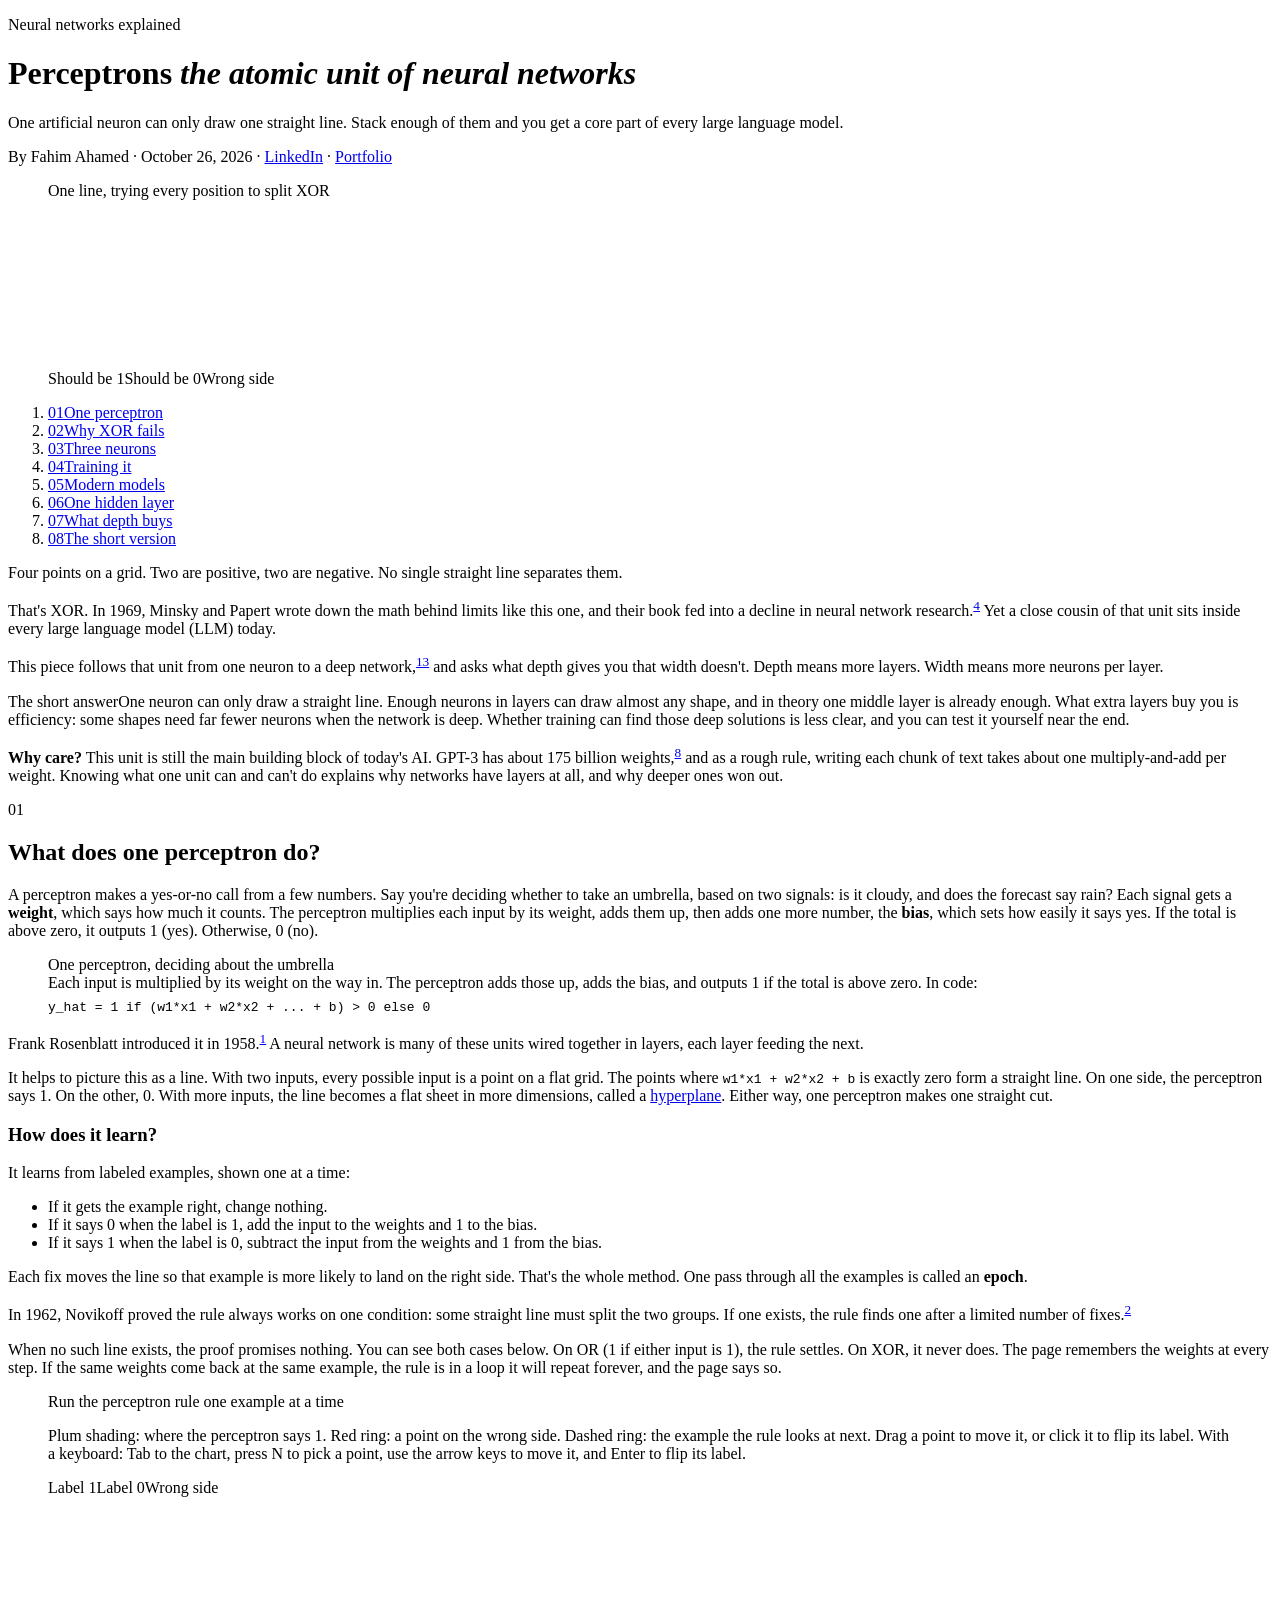
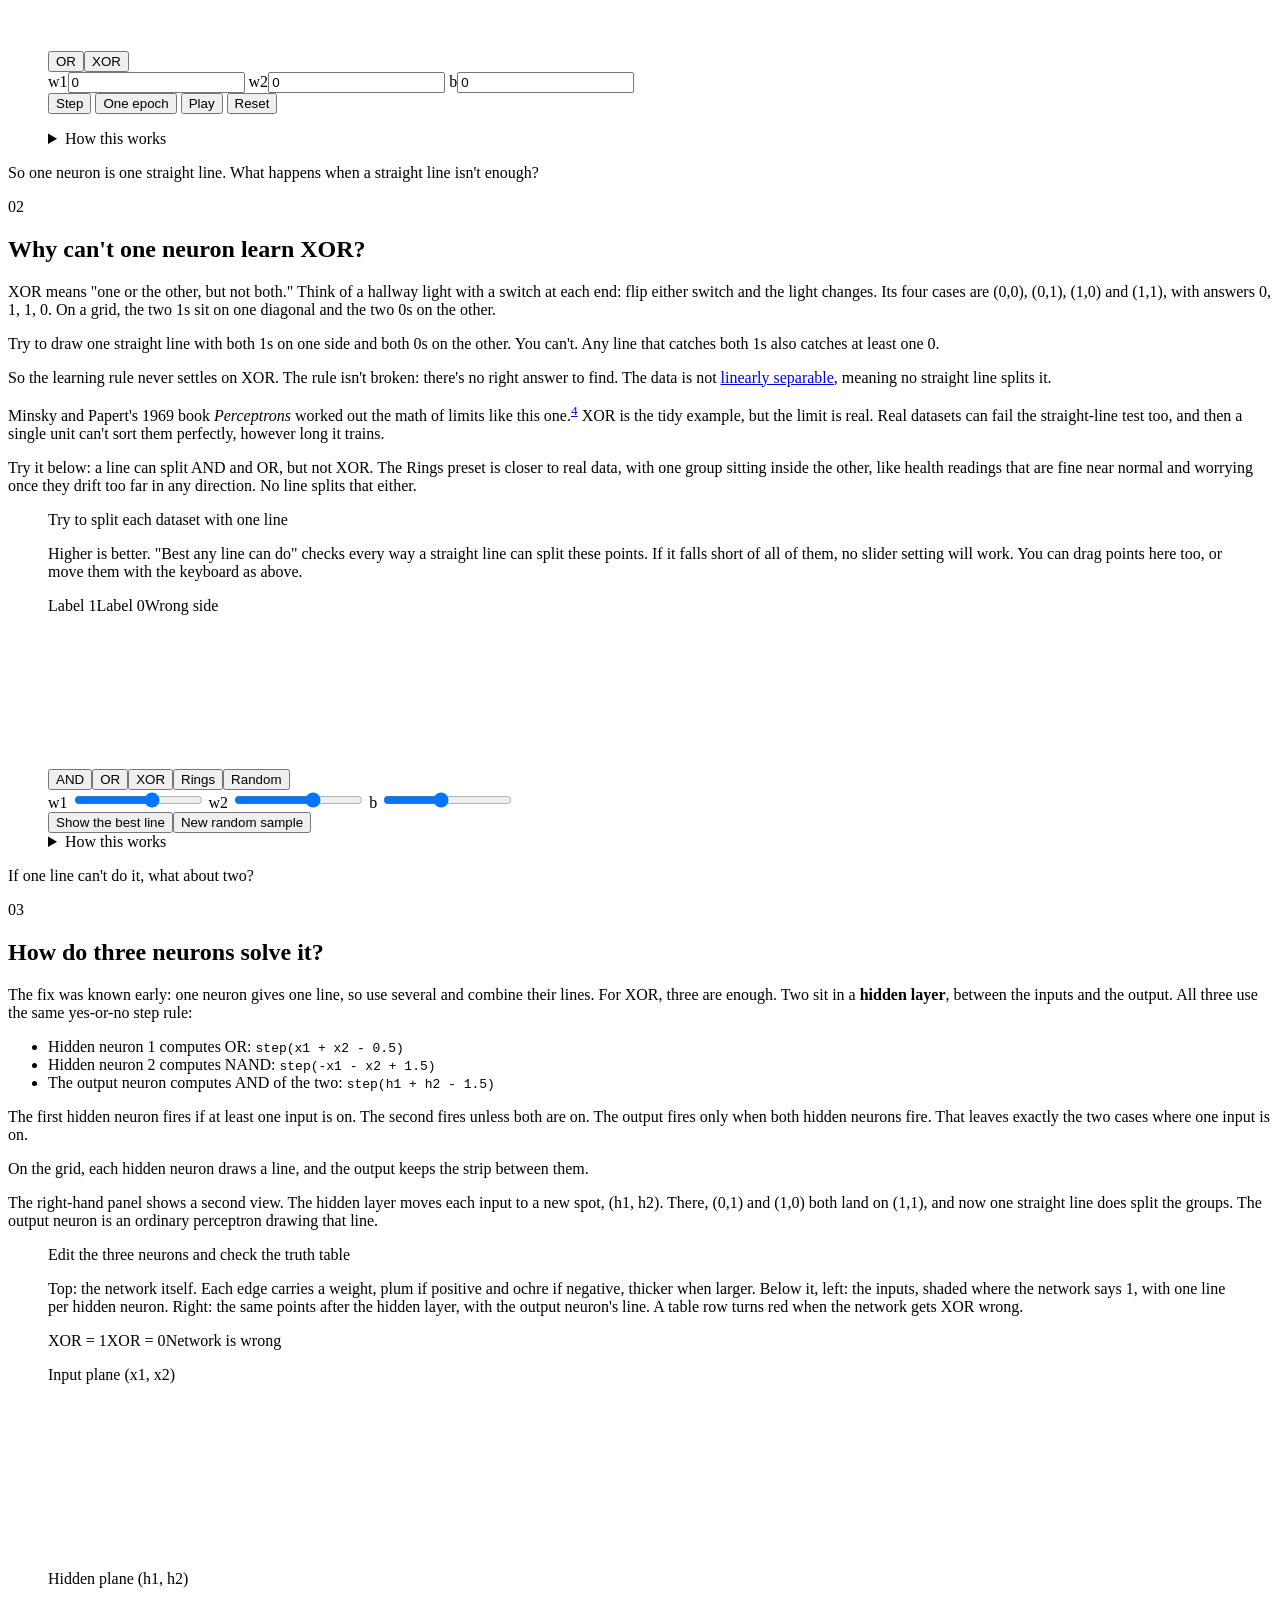
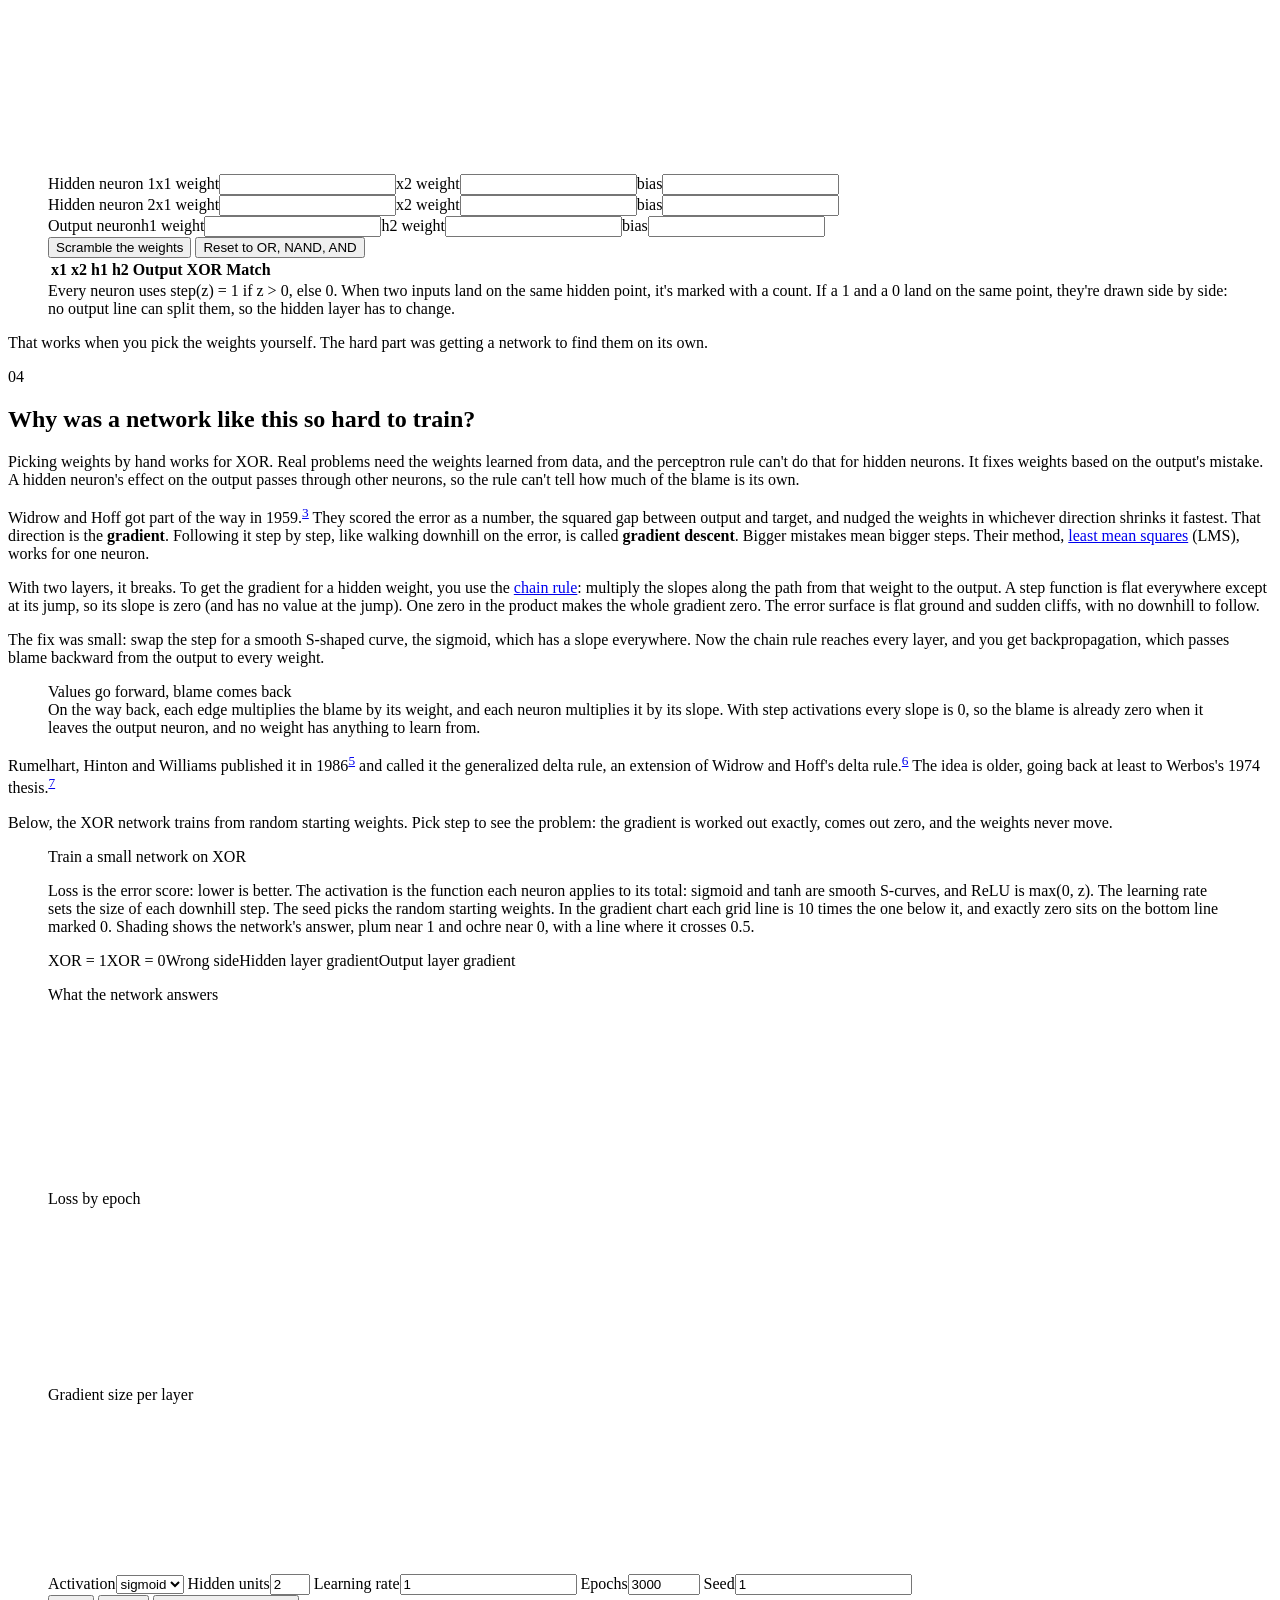
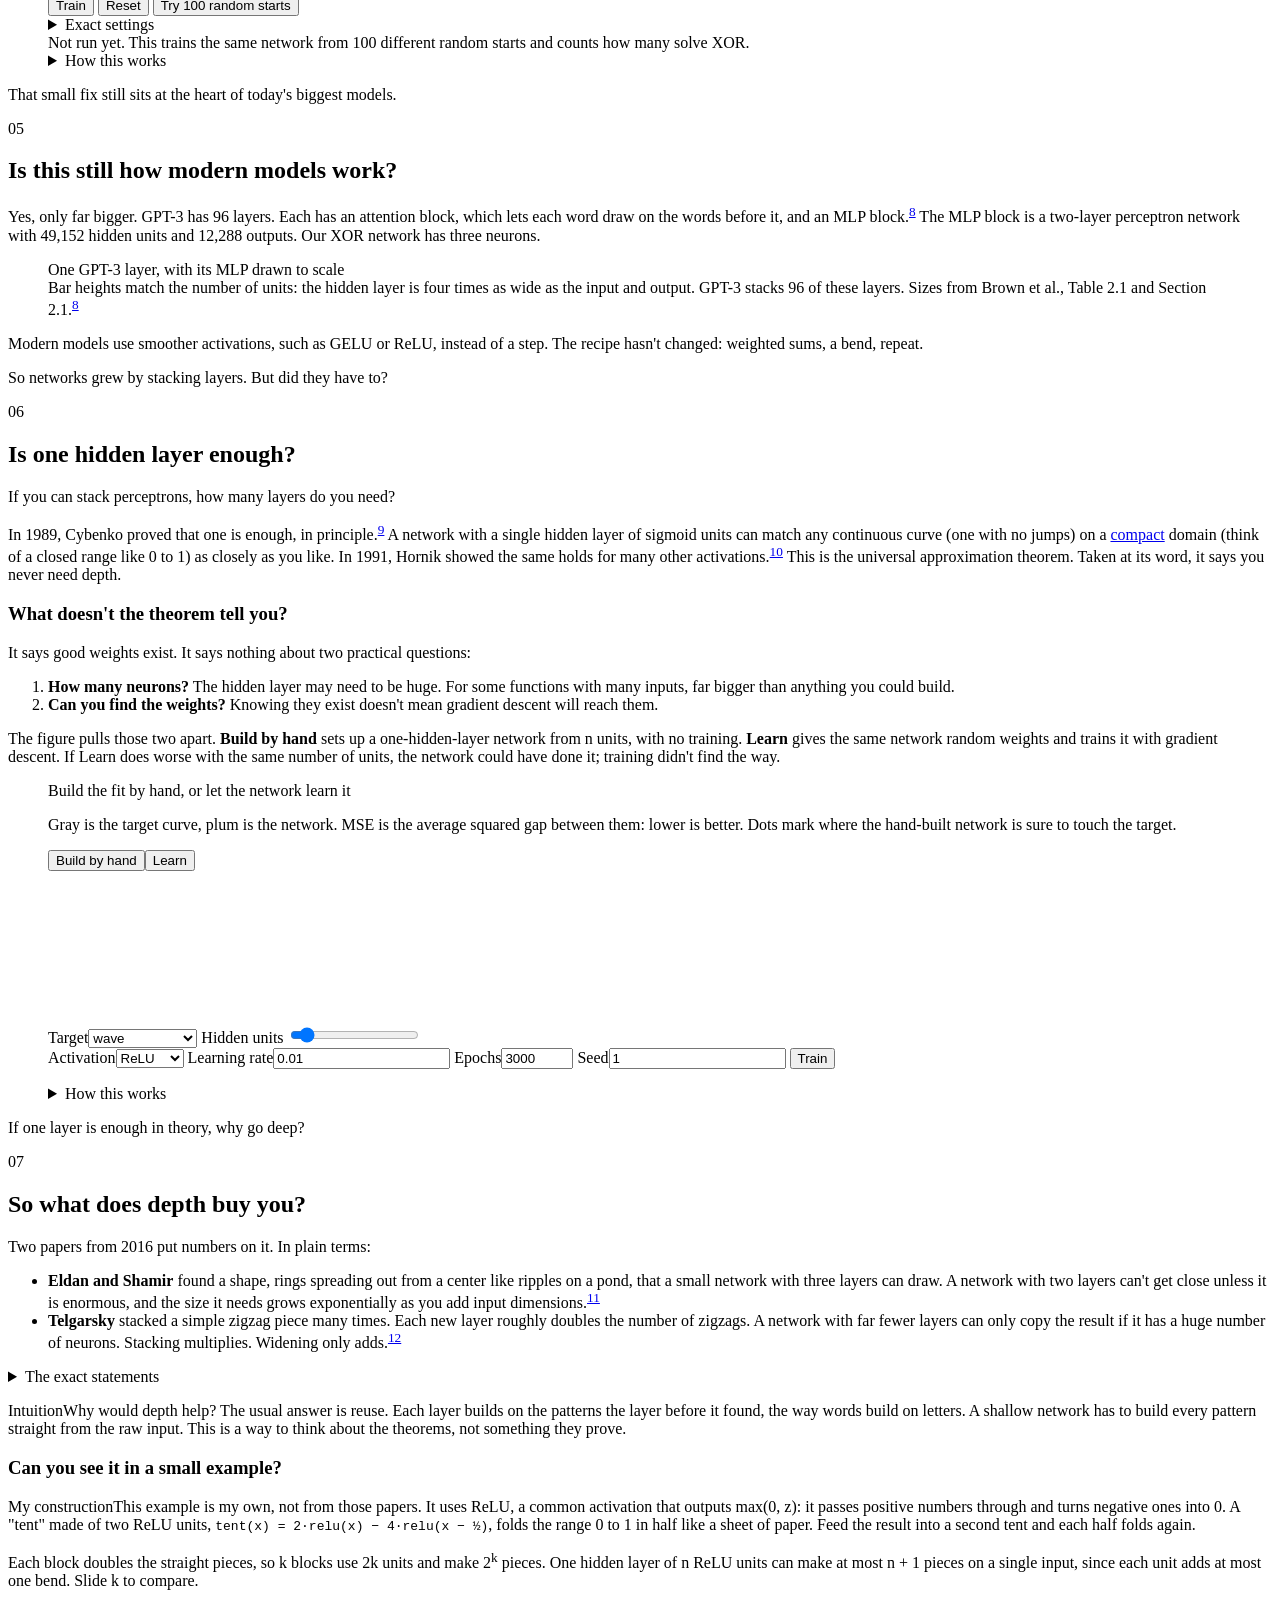
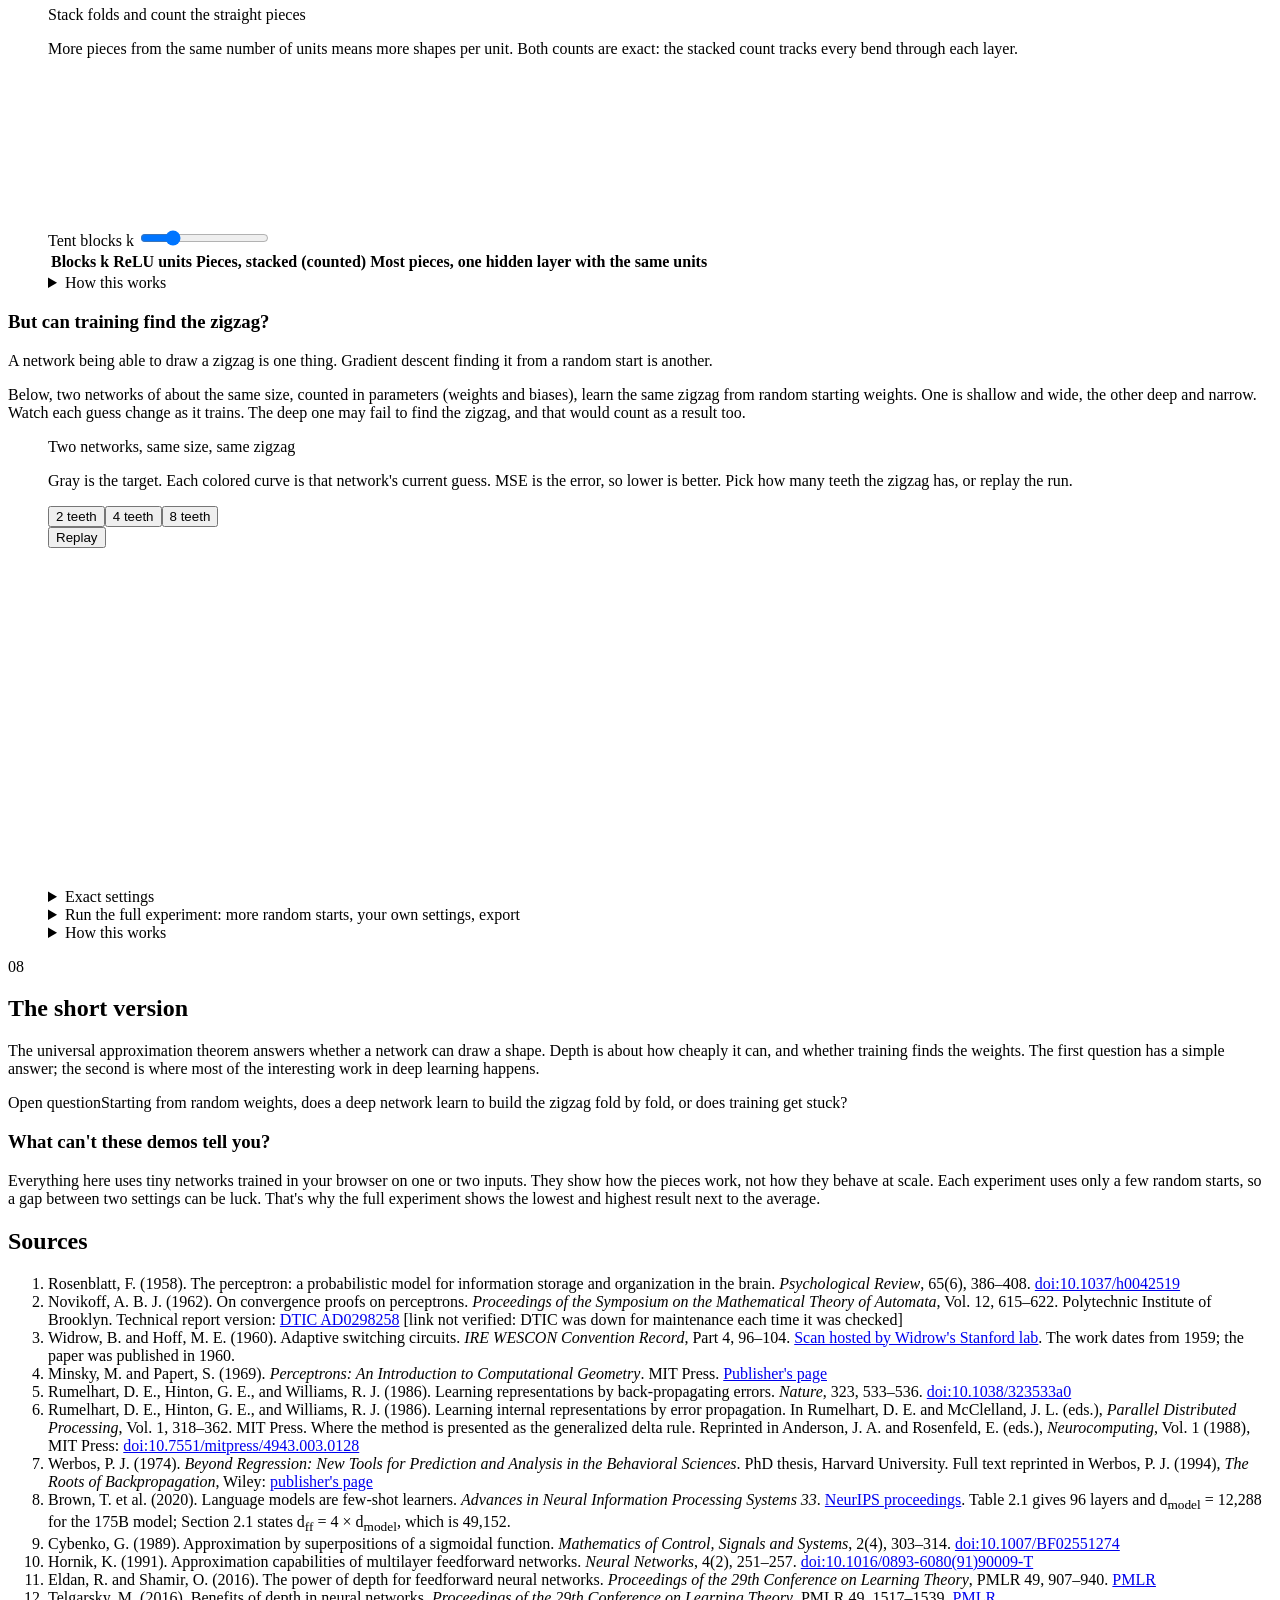
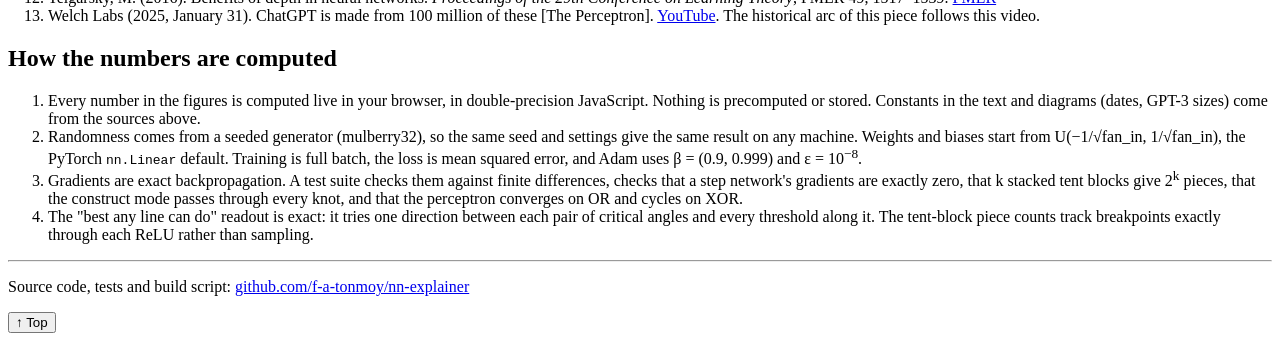
<file: src/content.html>
<!doctype html>
<html lang="en">
<head>
<meta charset="utf-8">
<meta name="viewport" content="width=device-width, initial-scale=1">
<title>Perceptrons, the Atomic Unit of Neural Networks</title>
<meta name="description" content="An interactive walk from one perceptron to a deep network: the learning rule, XOR, backpropagation, universal approximation, and what depth buys.">
<meta name="author" content="Fahim Ahamed">
<!-- Share preview. build.js swaps @@SITE@@ for SITE_URL; LinkedIn needs the image as a full URL. Date also appears in the byline. -->
<meta property="og:type" content="article">
<meta property="og:title" content="Perceptrons, the Atomic Unit of Neural Networks">
<meta property="og:description" content="From one perceptron to a deep network, and why stacking layers matters. An interactive explainer.">
<meta property="og:url" content="@@SITE@@">
<meta property="og:image" content="@@SITE@@og.png">
<meta property="og:image:width" content="1200">
<meta property="og:image:height" content="630">
<meta property="og:image:alt" content="The title Perceptrons beside a drawing of a small neural network: two inputs, three hidden neurons, one output">
<meta property="article:published_time" content="2026-10-26">
<meta property="article:author" content="https://www.linkedin.com/in/f-a-tonmoy/">
<meta name="twitter:card" content="summary_large_image">
<meta name="twitter:title" content="Perceptrons, the Atomic Unit of Neural Networks">
<meta name="twitter:description" content="From one perceptron to a deep network, and why stacking layers matters. An interactive explainer.">
<meta name="twitter:image" content="@@SITE@@og.png">
<link rel="icon" href="data:image/svg+xml,%3Csvg xmlns='http://www.w3.org/2000/svg' viewBox='0 0 64 64'%3E%3Crect width='64' height='64' fill='%23000'/%3E%3Ctext x='32' y='43' font-family='Georgia,serif' font-size='30' font-weight='700' fill='%23fff' text-anchor='middle'%3EFA%3C/text%3E%3C/svg%3E">
<link rel="preconnect" href="https://fonts.googleapis.com">
<link rel="preconnect" href="https://fonts.gstatic.com" crossorigin>
<link href="https://fonts.googleapis.com/css2?family=Geist+Mono:wght@400;500;600&family=Newsreader:ital,opsz,wght@0,6..72,400;0,6..72,600;1,6..72,400&display=swap" rel="stylesheet">
<style>
/* @inline style.css */
</style>
</head>
<body>

<header class="intro">
  <div>
    <p class="eyebrow">Neural networks explained</p>
    <h1>Perceptrons <em>the atomic unit of neural networks</em></h1>
    <p class="deck">One artificial neuron can only draw one straight line. Stack enough of them and you get a core part of every large language model.</p>
    <p class="byline">By Fahim Ahamed · <time datetime="2026-10-26">October 26, 2026</time> · <a href="https://www.linkedin.com/in/f-a-tonmoy/" target="_blank" rel="noopener">LinkedIn</a> · <a href="https://f-a-tonmoy.github.io/" target="_blank" rel="noopener">Portfolio</a></p>
  </div>
  <figure class="hero" id="fig-hero">
    <p class="hero-cap"><span class="live" aria-hidden="true"></span>One line, trying every position to split XOR</p>
    <canvas role="img" aria-label="A straight line sweeping across the four XOR points; it never classifies all four correctly"></canvas>
    <div class="key"><span><i class="sw c1"></i>Should be 1</span><span><i class="sw c0"></i>Should be 0</span><span><i class="sw mis"></i>Wrong side</span></div>
    <div class="cells hero-cells" aria-live="off"></div>
  </figure>
</header>

<ol class="nav" aria-label="Sections">
  <li><a href="#s1"><span class="num">01</span><span class="txt">One perceptron</span></a></li>
  <li><a href="#s2"><span class="num">02</span><span class="txt">Why XOR fails</span></a></li>
  <li><a href="#s3"><span class="num">03</span><span class="txt">Three neurons</span></a></li>
  <li><a href="#s4"><span class="num">04</span><span class="txt">Training it</span></a></li>
  <li><a href="#s5"><span class="num">05</span><span class="txt">Modern models</span></a></li>
  <li><a href="#s6"><span class="num">06</span><span class="txt">One hidden layer</span></a></li>
  <li><a href="#s7"><span class="num">07</span><span class="txt">What depth buys</span></a></li>
  <li><a href="#s8"><span class="num">08</span><span class="txt">The short version</span></a></li>
</ol>

<main>
<noscript><p class="noscript">The figures on this page need JavaScript. The text reads fine without it, but the charts, diagrams and experiments will stay blank.</p></noscript>
<p class="lede">Four points on a grid. Two are positive, two are negative. No single straight line separates them.</p>

<p>That's XOR. In 1969, Minsky and Papert wrote down the math behind limits like this one, and their book fed into a decline in neural network research.<sup><a href="#c4">4</a></sup> Yet a close cousin of that unit sits inside every large language model (LLM) today.</p>
<p>This piece follows that unit from one neuron to a deep network,<sup><a href="#c13">13</a></sup> and asks what depth gives you that width doesn't. Depth means more layers. Width means more neurons per layer.</p>

<div class="open-q short-answer"><span class="label-tag">The short answer</span>One neuron can only draw a straight line. Enough neurons in layers can draw almost any shape, and in theory one middle layer is already enough. What extra layers buy you is efficiency: some shapes need far fewer neurons when the network is deep. Whether training can find those deep solutions is less clear, and you can test it yourself near the end.</div>

<p><b>Why care?</b> This unit is still the main building block of today's AI. GPT-3 has about 175 billion weights,<sup><a href="#c8">8</a></sup> and as a rough rule, writing each chunk of text takes about one multiply-and-add per weight. Knowing what one unit can and can't do explains why networks have layers at all, and why deeper ones won out.</p>

<!-- ============================================================ -->
<section id="s1">
<p class="kicker">01</p>
<h2>What does one perceptron do?</h2>

<p>A perceptron makes a yes-or-no call from a few numbers. Say you're deciding whether to take an umbrella, based on two signals: is it cloudy, and does the forecast say rain? Each signal gets a <b>weight</b>, which says how much it counts. The perceptron multiplies each input by its weight, adds them up, then adds one more number, the <b>bias</b>, which sets how easily it says yes. If the total is above zero, it outputs 1 (yes). Otherwise, 0 (no).</p>
<figure class="diagram" id="dia-perceptron">
  <div class="fig-title">One perceptron, deciding about the umbrella</div>
  <div class="net-wrap" data-net="perceptron"></div>
  <figcaption>Each input is multiplied by its weight on the way in. The perceptron adds those up, adds the bias, and outputs 1 if the total is above zero. In code:</figcaption>
  <pre style="margin:8px 0 0">y_hat = 1 if (w1*x1 + w2*x2 + ... + b) > 0 else 0</pre>
</figure>
<p>Frank Rosenblatt introduced it in 1958.<sup><a href="#c1">1</a></sup> A neural network is many of these units wired together in layers, each layer feeding the next.</p>
<p>It helps to picture this as a line. With two inputs, every possible input is a point on a flat grid. The points where <code>w1*x1 + w2*x2 + b</code> is exactly zero form a straight line. On one side, the perceptron says 1. On the other, 0. With more inputs, the line becomes a flat sheet in more dimensions, called a <a class="term" href="https://en.wikipedia.org/wiki/Hyperplane" target="_blank" rel="noopener">hyperplane</a>. Either way, one perceptron makes one straight cut.</p>

<h3>How does it learn?</h3>
<p>It learns from labeled examples, shown one at a time:</p>
<ul>
  <li>If it gets the example right, change nothing.</li>
  <li>If it says 0 when the label is 1, add the input to the weights and 1 to the bias.</li>
  <li>If it says 1 when the label is 0, subtract the input from the weights and 1 from the bias.</li>
</ul>
<p>Each fix moves the line so that example is more likely to land on the right side. That's the whole method. One pass through all the examples is called an <b>epoch</b>.</p>
<p>In 1962, Novikoff proved the rule always works on one condition: some straight line must split the two groups. If one exists, the rule finds one after a limited number of fixes.<sup><a href="#c2">2</a></sup></p>
<p>When no such line exists, the proof promises nothing. You can see both cases below. On OR (1 if either input is 1), the rule settles. On XOR, it never does. The page remembers the weights at every step. If the same weights come back at the same example, the rule is in a loop it will repeat forever, and the page says so.</p>

<figure id="fig-perceptron">
  <div class="fig-title">Run the perceptron rule one example at a time</div>
  <p class="howto">Plum shading: where the perceptron says 1. Red ring: a point on the wrong side. Dashed ring: the example the rule looks at next. Drag a point to move it, or click it to flip its label. With a keyboard: Tab to the chart, press N to pick a point, use the arrow keys to move it, and Enter to flip its label.</p>
  <div class="key"><span><i class="sw c1"></i>Label 1</span><span><i class="sw c0"></i>Label 0</span><span><i class="sw mis"></i>Wrong side</span></div>
  <div class="stage">
    <canvas data-role="plane" role="img" aria-label="Input plane with four points and the perceptron's decision line"></canvas>
    <div class="side">
      <div class="group" role="group" aria-label="Dataset"><button data-preset="OR" aria-pressed="true">OR</button><button data-preset="XOR" aria-pressed="false">XOR</button></div>
      <div class="controls">
        <label>w1<input type="number" data-w="0" value="0" step="0.1"></label>
        <label>w2<input type="number" data-w="1" value="0" step="0.1"></label>
        <label>b<input type="number" data-w="2" value="0" step="0.1"></label>
      </div>
      <div class="controls">
        <button data-act="step" class="primary">Step</button>
        <button data-act="epoch">One epoch</button>
        <button data-act="run">Play</button>
        <button data-act="reset">Reset</button>
      </div>
      <p class="status" aria-live="polite"></p>
      <ul class="log" aria-label="Update log"></ul>
    </div>
  </div>
  <figcaption><details class="fine"><summary>How this works</summary>Each fix adds or subtracts the full input (a learning rate of 1). Examples are shown in a fixed order, #1 to #4. Points snap to a 0.05 grid. A loop is reported when the weights at an example match an earlier visit to that same example, with at least one fix in between. Play gives up after 1,000 epochs.</details></figcaption>
</figure>
<p class="bridge">So one neuron is one straight line. What happens when a straight line isn't enough?</p>
</section>

<!-- ============================================================ -->
<section id="s2">
<p class="kicker">02</p>
<h2>Why can't one neuron learn XOR?</h2>

<p>XOR means "one or the other, but not both." Think of a hallway light with a switch at each end: flip either switch and the light changes. Its four cases are (0,0), (0,1), (1,0) and (1,1), with answers 0, 1, 1, 0. On a grid, the two 1s sit on one diagonal and the two 0s on the other.</p>
<p>Try to draw one straight line with both 1s on one side and both 0s on the other. You can't. Any line that catches both 1s also catches at least one 0.</p>
<p>So the learning rule never settles on XOR. The rule isn't broken: there's no right answer to find. The data is not <a class="term" href="https://en.wikipedia.org/wiki/Linear_separability" target="_blank" rel="noopener">linearly separable</a>, meaning no straight line splits it.</p>
<p>Minsky and Papert's 1969 book <i>Perceptrons</i> worked out the math of limits like this one.<sup><a href="#c4">4</a></sup> XOR is the tidy example, but the limit is real. Real datasets can fail the straight-line test too, and then a single unit can't sort them perfectly, however long it trains.</p>
<p>Try it below: a line can split AND and OR, but not XOR. The Rings preset is closer to real data, with one group sitting inside the other, like health readings that are fine near normal and worrying once they drift too far in any direction. No line splits that either.</p>

<figure id="fig-separable">
  <div class="fig-title">Try to split each dataset with one line</div>
  <p class="howto">Higher is better. "Best any line can do" checks every way a straight line can split these points. If it falls short of all of them, no slider setting will work. You can drag points here too, or move them with the keyboard as above.</p>
  <div class="key"><span><i class="sw c1"></i>Label 1</span><span><i class="sw c0"></i>Label 0</span><span><i class="sw mis"></i>Wrong side</span></div>
  <div class="stage">
    <canvas data-role="plane" role="img" aria-label="Input plane with a dataset and an adjustable line"></canvas>
    <div class="side">
      <div class="group" role="group" aria-label="Dataset"><button data-preset="AND">AND</button><button data-preset="OR" aria-pressed="true">OR</button><button data-preset="XOR">XOR</button><button data-preset="rings">Rings</button><button data-preset="random">Random</button></div>
      <div class="controls stack">
        <label><span>w1 <b data-out="0"></b></span><input type="range" data-w="0" min="-4" max="4" step="0.05" value="1"></label>
        <label><span>w2 <b data-out="1"></b></span><input type="range" data-w="1" min="-4" max="4" step="0.05" value="1"></label>
        <label><span>b <b data-out="2"></b></span><input type="range" data-w="2" min="-4" max="4" step="0.05" value="-0.5"></label>
      </div>
      <div class="cells" aria-live="polite"></div>
      <div class="controls"><button data-act="best">Show the best line</button><button data-act="resample">New random sample</button></div>
    </div>
  </div>
  <figcaption><details class="fine"><summary>How this works</summary>Rings: 10 points within 0.2 of the center, and 20 points spaced around a ring 0.34 to 0.44 from it, jittered from a fixed seed. Random: 24 points spread evenly at random over the square and labeled by a random line, leaving out points within 0.05 of it. The seed is shown so a sample can be repeated. Dragging points can make the data impossible to split.</details></figcaption>
</figure>
<p class="bridge">If one line can't do it, what about two?</p>
</section>

<!-- ============================================================ -->
<section id="s3">
<p class="kicker">03</p>
<h2>How do three neurons solve it?</h2>

<p>The fix was known early: one neuron gives one line, so use several and combine their lines. For XOR, three are enough. Two sit in a <b>hidden layer</b>, between the inputs and the output. All three use the same yes-or-no step rule:</p>
<ul>
  <li>Hidden neuron 1 computes OR: <code>step(x1 + x2 - 0.5)</code></li>
  <li>Hidden neuron 2 computes NAND: <code>step(-x1 - x2 + 1.5)</code></li>
  <li>The output neuron computes AND of the two: <code>step(h1 + h2 - 1.5)</code></li>
</ul>
<p>The first hidden neuron fires if at least one input is on. The second fires unless both are on. The output fires only when both hidden neurons fire. That leaves exactly the two cases where one input is on.</p>
<p>On the grid, each hidden neuron draws a line, and the output keeps the strip between them.</p>
<p>The right-hand panel shows a second view. The hidden layer moves each input to a new spot, (h1, h2). There, (0,1) and (1,0) both land on (1,1), and now one straight line does split the groups. The output neuron is an ordinary perceptron drawing that line.</p>

<figure id="fig-network">
  <div class="fig-title">Edit the three neurons and check the truth table</div>
  <p class="howto">Top: the network itself. Each edge carries a weight, plum if positive and ochre if negative, thicker when larger. Below it, left: the inputs, shaded where the network says 1, with one line per hidden neuron. Right: the same points after the hidden layer, with the output neuron's line. A table row turns red when the network gets XOR wrong.</p>
  <p class="sub" data-role="net-caption" style="font:15px/1.45 var(--serif);color:var(--ink);margin:0"></p>
  <div class="net-wrap" data-role="net"></div>
  <div class="key"><span><i class="sw c1"></i>XOR = 1</span><span><i class="sw c0"></i>XOR = 0</span><span><i class="sw mis"></i>Network is wrong</span></div>
  <div class="two">
    <div><p class="sub">Input plane (x1, x2)</p><canvas data-role="input" role="img" aria-label="Input plane with the two hidden neuron lines"></canvas></div>
    <div><p class="sub">Hidden plane (h1, h2)</p><canvas data-role="hidden" role="img" aria-label="Hidden plane with the output neuron line"></canvas></div>
  </div>
  <p class="status" data-role="verdict" aria-live="polite"></p>
  <div class="neuron-rows">
    <div class="controls"><span class="row-name">Hidden neuron 1</span><label>x1 weight<input type="number" data-w="0" step="0.1"></label><label>x2 weight<input type="number" data-w="1" step="0.1"></label><label>bias<input type="number" data-w="2" step="0.1"></label></div>
    <div class="controls"><span class="row-name">Hidden neuron 2</span><label>x1 weight<input type="number" data-w="3" step="0.1"></label><label>x2 weight<input type="number" data-w="4" step="0.1"></label><label>bias<input type="number" data-w="5" step="0.1"></label></div>
    <div class="controls"><span class="row-name">Output neuron</span><label>h1 weight<input type="number" data-w="6" step="0.1"></label><label>h2 weight<input type="number" data-w="7" step="0.1"></label><label>bias<input type="number" data-w="8" step="0.1"></label></div>
  </div>
  <div class="controls">
    <button data-act="scramble">Scramble the weights</button>
    <button data-act="reset" class="primary">Reset to OR, NAND, AND</button>
  </div>
  <div class="table-wrap"><table class="pick"><thead><tr><th>x1</th><th>x2</th><th>h1</th><th>h2</th><th>Output</th><th>XOR</th><th>Match</th></tr></thead><tbody></tbody></table></div>
  <figcaption>Every neuron uses step(z) = 1 if z > 0, else 0. When two inputs land on the same hidden point, it's marked with a count. If a 1 and a 0 land on the same point, they're drawn side by side: no output line can split them, so the hidden layer has to change.</figcaption>
</figure>
<p class="bridge">That works when you pick the weights yourself. The hard part was getting a network to find them on its own.</p>
</section>

<!-- ============================================================ -->
<section id="s4">
<p class="kicker">04</p>
<h2>Why was a network like this so hard to train?</h2>

<p>Picking weights by hand works for XOR. Real problems need the weights learned from data, and the perceptron rule can't do that for hidden neurons. It fixes weights based on the output's mistake. A hidden neuron's effect on the output passes through other neurons, so the rule can't tell how much of the blame is its own.</p>
<p>Widrow and Hoff got part of the way in 1959.<sup><a href="#c3">3</a></sup> They scored the error as a number, the squared gap between output and target, and nudged the weights in whichever direction shrinks it fastest. That direction is the <b>gradient</b>. Following it step by step, like walking downhill on the error, is called <b>gradient descent</b>. Bigger mistakes mean bigger steps. Their method, <a class="term" href="https://en.wikipedia.org/wiki/Least_mean_squares_filter" target="_blank" rel="noopener">least mean squares</a> (LMS), works for one neuron.</p>
<p>With two layers, it breaks. To get the gradient for a hidden weight, you use the <a class="term" href="https://en.wikipedia.org/wiki/Chain_rule" target="_blank" rel="noopener">chain rule</a>: multiply the slopes along the path from that weight to the output. A step function is flat everywhere except at its jump, so its slope is zero (and has no value at the jump). One zero in the product makes the whole gradient zero. The error surface is flat ground and sudden cliffs, with no downhill to follow.</p>
<p>The fix was small: swap the step for a smooth S-shaped curve, the sigmoid, which has a slope everywhere. Now the chain rule reaches every layer, and you get backpropagation, which passes blame backward from the output to every weight.</p>

<figure class="diagram" id="dia-backprop">
  <div class="fig-title">Values go forward, blame comes back</div>
  <div class="net-wrap" data-net="backprop"></div>
  <figcaption>On the way back, each edge multiplies the blame by its weight, and each neuron multiplies it by its slope. With step activations every slope is 0, so the blame is already zero when it leaves the output neuron, and no weight has anything to learn from.</figcaption>
</figure>
<p>Rumelhart, Hinton and Williams published it in 1986<sup><a href="#c5">5</a></sup> and called it the generalized delta rule, an extension of Widrow and Hoff's delta rule.<sup><a href="#c6">6</a></sup> The idea is older, going back at least to Werbos's 1974 thesis.<sup><a href="#c7">7</a></sup></p>
<p>Below, the XOR network trains from random starting weights. Pick step to see the problem: the gradient is worked out exactly, comes out zero, and the weights never move.</p>

<figure id="fig-train">
  <div class="fig-title">Train a small network on XOR</div>
  <p class="howto">Loss is the error score: lower is better. The activation is the function each neuron applies to its total: sigmoid and tanh are smooth S-curves, and ReLU is max(0, z). The learning rate sets the size of each downhill step. The seed picks the random starting weights. In the gradient chart each grid line is 10 times the one below it, and exactly zero sits on the bottom line marked 0. Shading shows the network's answer, plum near 1 and ochre near 0, with a line where it crosses 0.5.</p>
  <div class="key"><span><i class="sw c1"></i>XOR = 1</span><span><i class="sw c0"></i>XOR = 0</span><span><i class="sw mis"></i>Wrong side</span><span><i class="sw line" style="background:var(--plum)"></i>Hidden layer gradient</span><span><i class="sw line" style="background:var(--ochre)"></i>Output layer gradient</span></div>
  <div class="two">
    <div><p class="sub">What the network answers</p><canvas data-role="plane" role="img" aria-label="Network output on the input plane"></canvas></div>
    <div><p class="sub">Loss by epoch</p><canvas data-role="loss" role="img" aria-label="Loss curve"></canvas>
      <p class="sub" style="margin-top:8px">Gradient size per layer</p><canvas data-role="grad" role="img" aria-label="Gradient size per layer"></canvas></div>
  </div>
  <div class="controls">
    <label>Activation<select data-k="act"><option value="step">step</option><option value="sigmoid" selected>sigmoid</option><option value="tanh">tanh</option><option value="relu">ReLU</option></select></label>
    <label>Hidden units<input type="number" data-k="H" value="2" min="1" max="8" step="1"></label>
    <label>Learning rate<input type="number" data-k="lr" value="1" min="0.001" step="0.1"></label>
    <label>Epochs<input type="number" data-k="epochs" value="3000" min="1" max="20000" step="100"></label>
    <label>Seed<input type="number" data-k="seed" value="1" min="1" step="1"></label>
  </div>
  <div class="controls">
    <button data-act="train" class="primary">Train</button>
    <button data-act="reset">Reset</button>
    <button data-act="seeds">Try 100 random starts</button>
  </div>
  <div class="cells" data-role="now" aria-live="polite"></div>
  <details class="settings"><summary>Exact settings</summary><div data-role="now-settings"></div></details>
  <div class="readout" data-role="seeds" aria-live="polite">Not run yet. This trains the same network from 100 different random starts and counts how many solve XOR.</div>
  <div class="seedgrid" data-role="grid" aria-label="One square per seed. Click one to load it."></div>
  <figcaption><details class="fine"><summary>How this works</summary>With step selected, the output neuron is a step too, so every neuron is a perceptron. Otherwise the output is a sigmoid. Gradients come from exact backpropagation, checked against a slower brute-force method in the test suite. The step's slope is taken as 0 everywhere, including the jump, where it has no value.</details></figcaption>
</figure>
<p class="bridge">That small fix still sits at the heart of today's biggest models.</p>
</section>

<!-- ============================================================ -->
<section id="s5">
<p class="kicker">05</p>
<h2>Is this still how modern models work?</h2>
<p>Yes, only far bigger. GPT-3 has 96 layers. Each has an attention block, which lets each word draw on the words before it, and an MLP block.<sup><a href="#c8">8</a></sup> The MLP block is a two-layer perceptron network with 49,152 hidden units and 12,288 outputs. Our XOR network has three neurons.</p>

<figure class="diagram" id="dia-gpt3">
  <div class="fig-title">One GPT-3 layer, with its MLP drawn to scale</div>
  <div class="net-wrap" data-net="gpt3"></div>
  <figcaption>Bar heights match the number of units: the hidden layer is four times as wide as the input and output. GPT-3 stacks 96 of these layers. Sizes from Brown et al., Table 2.1 and Section 2.1.<sup><a href="#c8">8</a></sup></figcaption>
</figure>
<p>Modern models use smoother activations, such as GELU or ReLU, instead of a step. The recipe hasn't changed: weighted sums, a bend, repeat.</p>
<p class="bridge">So networks grew by stacking layers. But did they have to?</p>
</section>

<!-- ============================================================ -->
<section id="s6">
<p class="kicker">06</p>
<h2>Is one hidden layer enough?</h2>
<p>If you can stack perceptrons, how many layers do you need?</p>
<p>In 1989, Cybenko proved that one is enough, in principle.<sup><a href="#c9">9</a></sup> A network with a single hidden layer of sigmoid units can match any continuous curve (one with no jumps) on a <a class="term" href="https://en.wikipedia.org/wiki/Compact_space" target="_blank" rel="noopener">compact</a> domain (think of a closed range like 0 to 1) as closely as you like. In 1991, Hornik showed the same holds for many other activations.<sup><a href="#c10">10</a></sup> This is the universal approximation theorem. Taken at its word, it says you never need depth.</p>

<h3>What doesn't the theorem tell you?</h3>
<p>It says good weights exist. It says nothing about two practical questions:</p>
<ol>
  <li><b>How many neurons?</b> The hidden layer may need to be huge. For some functions with many inputs, far bigger than anything you could build.</li>
  <li><b>Can you find the weights?</b> Knowing they exist doesn't mean gradient descent will reach them.</li>
</ol>
<p>The figure pulls those two apart. <b>Build by hand</b> sets up a one-hidden-layer network from n units, with no training. <b>Learn</b> gives the same network random weights and trains it with gradient descent. If Learn does worse with the same number of units, the network could have done it; training didn't find the way.</p>

<figure id="fig-uat">
  <div class="fig-title">Build the fit by hand, or let the network learn it</div>
  <p class="howto">Gray is the target curve, plum is the network. MSE is the average squared gap between them: lower is better. Dots mark where the hand-built network is sure to touch the target.</p>
  <div class="controls">
    <div class="group" role="group" aria-label="Mode"><button data-mode="construct" aria-pressed="true">Build by hand</button><button data-mode="train" aria-pressed="false">Learn</button></div>
  </div>
  <canvas data-role="plot" role="img" aria-label="Target curve and network fit on [0, 1]"></canvas>
  <div class="controls">
    <label>Target<select data-k="target"><option value="sine">wave</option><option value="sawtooth">zigzag, 3 teeth</option><option value="step">step</option><option value="draw">draw your own</option></select></label>
    <label>Hidden units <span data-out="n"></span><input type="range" data-k="n" min="1" max="64" step="1" value="6"></label>
  </div>
  <div class="controls" data-role="train-controls">
    <label>Activation<select data-k="act"><option value="relu">ReLU</option><option value="tanh">tanh</option><option value="sigmoid">sigmoid</option></select></label>
    <label>Learning rate<input type="number" data-k="lr" value="0.01" min="0.0001" step="0.001"></label>
    <label>Epochs<input type="number" data-k="epochs" value="3000" min="1" max="50000" step="500"></label>
    <label>Seed<input type="number" data-k="seed" value="1" min="1" step="1"></label>
    <button data-act="train" class="primary">Train</button>
  </div>
  <p class="status" data-role="hint"></p>
  <div class="readout" aria-live="polite"><div data-role="uat-main"></div><details class="settings" data-role="uat-set" hidden><summary>Exact settings</summary><div data-role="uat-set-text"></div></details></div>
  <figcaption><details class="fine"><summary>How this works</summary>Build by hand: unit i computes relu(x − i/n), and its output weight is how much the slope changes at the point i/n, so the network joins the target's values at those n + 1 points with straight lines. Learn: 200 evenly spaced training points, trained with Adam (a popular variant of gradient descent that adjusts the step size for each weight) on all points at once, from PyTorch-default starting weights. Both MSEs are measured on 1,001 evenly spaced points from 0 to 1. The step target has a jump, so the theorem doesn't cover it.</details></figcaption>
</figure>
<p class="bridge">If one layer is enough in theory, why go deep?</p>
</section>

<!-- ============================================================ -->
<section id="s7">
<p class="kicker">07</p>
<h2>So what does depth buy you?</h2>
<p>Two papers from 2016 put numbers on it. In plain terms:</p>
<ul>
  <li><b>Eldan and Shamir</b> found a shape, rings spreading out from a center like ripples on a pond, that a small network with three layers can draw. A network with two layers can't get close unless it is enormous, and the size it needs grows exponentially as you add input dimensions.<sup><a href="#c11">11</a></sup></li>
  <li><b>Telgarsky</b> stacked a simple zigzag piece many times. Each new layer roughly doubles the number of zigzags. A network with far fewer layers can only copy the result if it has a huge number of neurons. Stacking multiplies. Widening only adds.<sup><a href="#c12">12</a></sup></li>
</ul>
<details class="fine aside-fine"><summary>The exact statements</summary>
<p><b>Eldan and Shamir (2016):</b> there is a simple, roughly radial function on ℝ<sup>d</sup> that a small three-layer network can express. No two-layer network approximates it beyond a constant accuracy unless its width is exponential in d.</p>
<p><b>Telgarsky (2016):</b> for every positive integer k, some networks with Θ(k³) layers and Θ(1) nodes per layer can't be approximated by networks with O(k) layers unless those have Ω(2<sup>k</sup>) nodes. It holds for ReLU and several other unit types.</p>
</details>
<p class="aside"><span class="label-tag">Intuition</span>Why would depth help? The usual answer is reuse. Each layer builds on the patterns the layer before it found, the way words build on letters. A shallow network has to build every pattern straight from the raw input. This is a way to think about the theorems, not something they prove.</p>

<h3>Can you see it in a small example?</h3>
<p><span class="label-tag">My construction</span>This example is my own, not from those papers. It uses ReLU, a common activation that outputs max(0, z): it passes positive numbers through and turns negative ones into 0. A "tent" made of two ReLU units, <code>tent(x) = 2·relu(x) − 4·relu(x − ½)</code>, folds the range 0 to 1 in half like a sheet of paper. Feed the result into a second tent and each half folds again.</p>
<p>Each block doubles the straight pieces, so k blocks use 2k units and make 2<sup>k</sup> pieces. One hidden layer of n ReLU units can make at most n + 1 pieces on a single input, since each unit adds at most one bend. Slide k to compare.</p>

<figure id="fig-tent">
  <div class="fig-title">Stack folds and count the straight pieces</div>
  <p class="howto">More pieces from the same number of units means more shapes per unit. Both counts are exact: the stacked count tracks every bend through each layer.</p>
  <canvas data-role="plot" role="img" aria-label="Stacked tent function on [0, 1]"></canvas>
  <div class="controls"><label>Tent blocks k <span data-out="k"></span><input type="range" data-k="k" min="1" max="10" step="1" value="3"></label></div>
  <div class="cells" aria-live="polite"></div>
  <div class="table-wrap"><table><thead><tr><th>Blocks k</th><th>ReLU units</th><th>Pieces, stacked (counted)</th><th>Most pieces, one hidden layer with the same units</th></tr></thead><tbody></tbody></table></div>
  <figcaption><details class="fine"><summary>How this works</summary>The one-hidden-layer column is an upper limit, n + 1 for n units, not a trained network. Stacking k blocks gives exactly the zigzag with 2<sup>k−1</sup> teeth, which the test suite checks for k up to 12.</details></figcaption>
</figure>

<h3>But can training find the zigzag?</h3>
<p>A network being able to draw a zigzag is one thing. Gradient descent finding it from a random start is another.</p>
<p>Below, two networks of about the same size, counted in parameters (weights and biases), learn the same zigzag from random starting weights. One is shallow and wide, the other deep and narrow. Watch each guess change as it trains. The deep one may fail to find the zigzag, and that would count as a result too.</p>

<figure id="fig-exp">
  <div class="fig-title">Two networks, same size, same zigzag</div>
  <p class="howto">Gray is the target. Each colored curve is that network's current guess. MSE is the error, so lower is better. Pick how many teeth the zigzag has, or replay the run.</p>
  <div class="controls">
    <div class="group" role="group" aria-label="Teeth"><button data-teeth="2">2 teeth</button><button data-teeth="4" aria-pressed="true">4 teeth</button><button data-teeth="8">8 teeth</button></div>
    <button data-act="replay" class="primary">Replay</button>
  </div>
  <div class="two">
    <div><p class="sub" data-role="demo-label-shallow"></p><div class="net-wrap" data-role="arch-shallow"></div><canvas data-role="demo-shallow" role="img" aria-label="Shallow network's fit to the zigzag"></canvas></div>
    <div><p class="sub" data-role="demo-label-deep"></p><div class="net-wrap" data-role="arch-deep"></div><canvas data-role="demo-deep" role="img" aria-label="Deep network's fit to the zigzag"></canvas></div>
  </div>
  <div class="cells" data-role="demo-cells" aria-live="polite"></div>
  <details class="settings"><summary>Exact settings</summary><div data-role="demo-settings"></div></details>

  <details class="advanced">
  <summary>Run the full experiment: more random starts, your own settings, export</summary>
  <p class="howto" style="margin-top:12px">Lower MSE is better. Held-out MSE is measured on points the network never trained on. Each thin line is one seed, meaning one random start. Everything runs in your browser, so the numbers are fresh measurements, not stored results.</p>
  <div class="controls">
    <label>Teeth<input type="number" data-k="teeth" value="4" min="1" max="32" step="1"></label>
    <label>Parameter budget<input type="number" data-k="budget" value="400" min="20" max="5000" step="10"></label>
    <label>Deep: hidden layers<input type="number" data-k="depth" value="6" min="2" max="16" step="1"></label>
    <label>Activation<select data-k="act"><option value="relu">ReLU</option><option value="tanh">tanh</option><option value="sigmoid">sigmoid</option></select></label>
    <label>Optimizer<select data-k="opt"><option value="adam">Adam</option><option value="gd">gradient descent</option></select></label>
    <label>Learning rate<input type="number" data-k="lr" value="0.01" min="0.00001" step="0.001"></label>
    <label>Epochs<input type="number" data-k="epochs" value="2000" min="10" max="50000" step="100"></label>
    <label>Seeds<input type="number" data-k="seeds" value="5" min="1" max="50" step="1"></label>
  </div>
  <div class="readout" data-role="arch"></div>
  <div class="controls">
    <button data-act="run" class="primary">Run experiment</button>
    <button data-act="cancel" disabled>Cancel</button>
    <button data-act="json" disabled>Export JSON</button>
    <button data-act="csv" disabled>Export CSV</button>
  </div>
  <div class="progress"><div></div></div>
  <div class="readout" data-role="results" aria-live="polite">Not run yet. Results appear here with the exact settings they came from.</div>
  <div class="key"><span><i class="sw line" style="background:var(--gray)"></i>Target</span><span><i class="sw line" style="background:var(--ochre)"></i>Shallow, one line per seed</span><span><i class="sw line" style="background:var(--plum)"></i>Deep, one line per seed</span></div>
  <div class="two">
    <div><p class="sub">Shallow fits</p><canvas data-role="fit-shallow" role="img" aria-label="Shallow network fits"></canvas></div>
    <div><p class="sub">Deep fits</p><canvas data-role="fit-deep" role="img" aria-label="Deep network fits"></canvas></div>
  </div>
  <p class="sub mono" style="margin:10px 0 4px;color:var(--muted)">Training loss (MSE) by epoch; each grid line is 10 times the one below</p>
  <canvas data-role="curves" role="img" aria-label="Training loss curves for every seed"></canvas>
  </details>
  <figcaption><details class="fine"><summary>How this works</summary>Target f(x) = 1 − |2·frac(Tx) − 1| with T teeth. 256 training points and 1,000 held-out points, both spread at random over 0 to 1 using fixed data seeds. Full-batch training on MSE, PyTorch-default starting weights. The animation uses one random start (seed 1); the full experiment runs seeds 1 to N for both networks. Each width is the whole number whose parameter count is closest to the budget, so the two counts differ slightly, and both are shown.</details></figcaption>
</figure>

<!-- TODO(Fahim): fill in your results, then delete the "hidden" attribute so the block shows on the page.
     Quote numbers from the exported JSON/CSV, with their settings. -->
<div class="found" id="what-i-found" hidden>
  <h3>What I found</h3>
  <p class="empty">[Empty. The author will fill this in after running the experiment.]</p>
</div>
</section>

<!-- ============================================================ -->
<section id="s8">
<p class="kicker">08</p>
<h2>The short version</h2>
<p>The universal approximation theorem answers whether a network can draw a shape. Depth is about how cheaply it can, and whether training finds the weights. The first question has a simple answer; the second is where most of the interesting work in deep learning happens.</p>
<div class="open-q"><span class="label-tag">Open question</span>Starting from random weights, does a deep network learn to build the zigzag fold by fold, or does training get stuck?</div>
<h3>What can't these demos tell you?</h3>
<p>Everything here uses tiny networks trained in your browser on one or two inputs. They show how the pieces work, not how they behave at scale. Each experiment uses only a few random starts, so a gap between two settings can be luck. That's why the full experiment shows the lowest and highest result next to the average.</p>
</section>
</main>

<footer>
<div class="foot">
  <h2>Sources</h2>
  <ol>
    <li id="c1">Rosenblatt, F. (1958). The perceptron: a probabilistic model for information storage and organization in the brain. <i>Psychological Review</i>, 65(6), 386–408. <a href="https://doi.org/10.1037/h0042519" target="_blank" rel="noopener">doi:10.1037/h0042519</a></li>
    <li id="c2">Novikoff, A. B. J. (1962). On convergence proofs on perceptrons. <i>Proceedings of the Symposium on the Mathematical Theory of Automata</i>, Vol. 12, 615–622. Polytechnic Institute of Brooklyn. Technical report version: <a href="https://apps.dtic.mil/sti/citations/AD0298258" target="_blank" rel="noopener">DTIC AD0298258</a> <span class="unverified">[link not verified: DTIC was down for maintenance each time it was checked]</span></li>
    <li id="c3">Widrow, B. and Hoff, M. E. (1960). Adaptive switching circuits. <i>IRE WESCON Convention Record</i>, Part 4, 96–104. <a href="https://www-isl.stanford.edu/~widrow/papers/c1960adaptiveswitching.pdf" target="_blank" rel="noopener">Scan hosted by Widrow's Stanford lab</a>. The work dates from 1959; the paper was published in 1960.</li>
    <li id="c4">Minsky, M. and Papert, S. (1969). <i>Perceptrons: An Introduction to Computational Geometry</i>. MIT Press. <a href="https://mitpress.mit.edu/9780262630221/perceptrons/" target="_blank" rel="noopener">Publisher's page</a></li>
    <li id="c5">Rumelhart, D. E., Hinton, G. E., and Williams, R. J. (1986). Learning representations by back-propagating errors. <i>Nature</i>, 323, 533–536. <a href="https://doi.org/10.1038/323533a0" target="_blank" rel="noopener">doi:10.1038/323533a0</a></li>
    <li id="c6">Rumelhart, D. E., Hinton, G. E., and Williams, R. J. (1986). Learning internal representations by error propagation. In Rumelhart, D. E. and McClelland, J. L. (eds.), <i>Parallel Distributed Processing</i>, Vol. 1, 318–362. MIT Press. Where the method is presented as the generalized delta rule. Reprinted in Anderson, J. A. and Rosenfeld, E. (eds.), <i>Neurocomputing</i>, Vol. 1 (1988), MIT Press: <a href="https://doi.org/10.7551/mitpress/4943.003.0128" target="_blank" rel="noopener">doi:10.7551/mitpress/4943.003.0128</a></li>
    <li id="c7">Werbos, P. J. (1974). <i>Beyond Regression: New Tools for Prediction and Analysis in the Behavioral Sciences</i>. PhD thesis, Harvard University. Full text reprinted in Werbos, P. J. (1994), <i>The Roots of Backpropagation</i>, Wiley: <a href="https://www.wiley-vch.de/en/areas-interest/engineering/the-roots-of-backpropagation-978-0-471-59897-8" target="_blank" rel="noopener">publisher's page</a></li>
    <li id="c8">Brown, T. et al. (2020). Language models are few-shot learners. <i>Advances in Neural Information Processing Systems 33</i>. <a href="https://proceedings.neurips.cc/paper/2020/hash/1457c0d6bfcb4967418bfb8ac142f64a-Abstract.html" target="_blank" rel="noopener">NeurIPS proceedings</a>. Table 2.1 gives 96 layers and d<sub>model</sub> = 12,288 for the 175B model; Section 2.1 states d<sub>ff</sub> = 4 × d<sub>model</sub>, which is 49,152.</li>
    <li id="c9">Cybenko, G. (1989). Approximation by superpositions of a sigmoidal function. <i>Mathematics of Control, Signals and Systems</i>, 2(4), 303–314. <a href="https://doi.org/10.1007/BF02551274" target="_blank" rel="noopener">doi:10.1007/BF02551274</a></li>
    <li id="c10">Hornik, K. (1991). Approximation capabilities of multilayer feedforward networks. <i>Neural Networks</i>, 4(2), 251–257. <a href="https://doi.org/10.1016/0893-6080(91)90009-T" target="_blank" rel="noopener">doi:10.1016/0893-6080(91)90009-T</a></li>
    <li id="c11">Eldan, R. and Shamir, O. (2016). The power of depth for feedforward neural networks. <i>Proceedings of the 29th Conference on Learning Theory</i>, PMLR 49, 907–940. <a href="https://proceedings.mlr.press/v49/eldan16.html" target="_blank" rel="noopener">PMLR</a></li>
    <li id="c12">Telgarsky, M. (2016). Benefits of depth in neural networks. <i>Proceedings of the 29th Conference on Learning Theory</i>, PMLR 49, 1517–1539. <a href="https://proceedings.mlr.press/v49/telgarsky16.html" target="_blank" rel="noopener">PMLR</a></li>
    <li id="c13">Welch Labs (2025, January 31). ChatGPT is made from 100 million of these [The Perceptron]. <a href="https://www.youtube.com/watch?v=l-9ALe3U-Fg" target="_blank" rel="noopener">YouTube</a>. The historical arc of this piece follows this video.</li>
  </ol>

  <h2>How the numbers are computed</h2>
  <ol>
    <li>Every number in the figures is computed live in your browser, in double-precision JavaScript. Nothing is precomputed or stored. Constants in the text and diagrams (dates, GPT-3 sizes) come from the sources above.</li>
    <li>Randomness comes from a seeded generator (mulberry32), so the same seed and settings give the same result on any machine. Weights and biases start from U(−1/√fan_in, 1/√fan_in), the PyTorch <code>nn.Linear</code> default. Training is full batch, the loss is mean squared error, and Adam uses β = (0.9, 0.999) and ε = 10<sup>−8</sup>.</li>
    <li>Gradients are exact backpropagation. A test suite checks them against finite differences, checks that a step network's gradients are exactly zero, that k stacked tent blocks give 2<sup>k</sup> pieces, that the construct mode passes through every knot, and that the perceptron converges on OR and cycles on XOR.</li>
    <li>The "best any line can do" readout is exact: it tries one direction between each pair of critical angles and every threshold along it. The tent-block piece counts track breakpoints exactly through each ReLU rather than sampling.</li>
  </ol>

  <hr class="foot-rule">
  <p class="repo">Source code, tests and build script: <a href="https://github.com/f-a-tonmoy/nn-explainer" target="_blank" rel="noopener">github.com/f-a-tonmoy/nn-explainer</a></p>
</div>
</footer>

<button class="to-top" type="button" aria-label="Back to top">↑ Top</button>

<script id="nn-src">
/* @inline nn.js */
</script>
<script>
/* @inline app.js */
</script>
</body>
</html>
</file>
